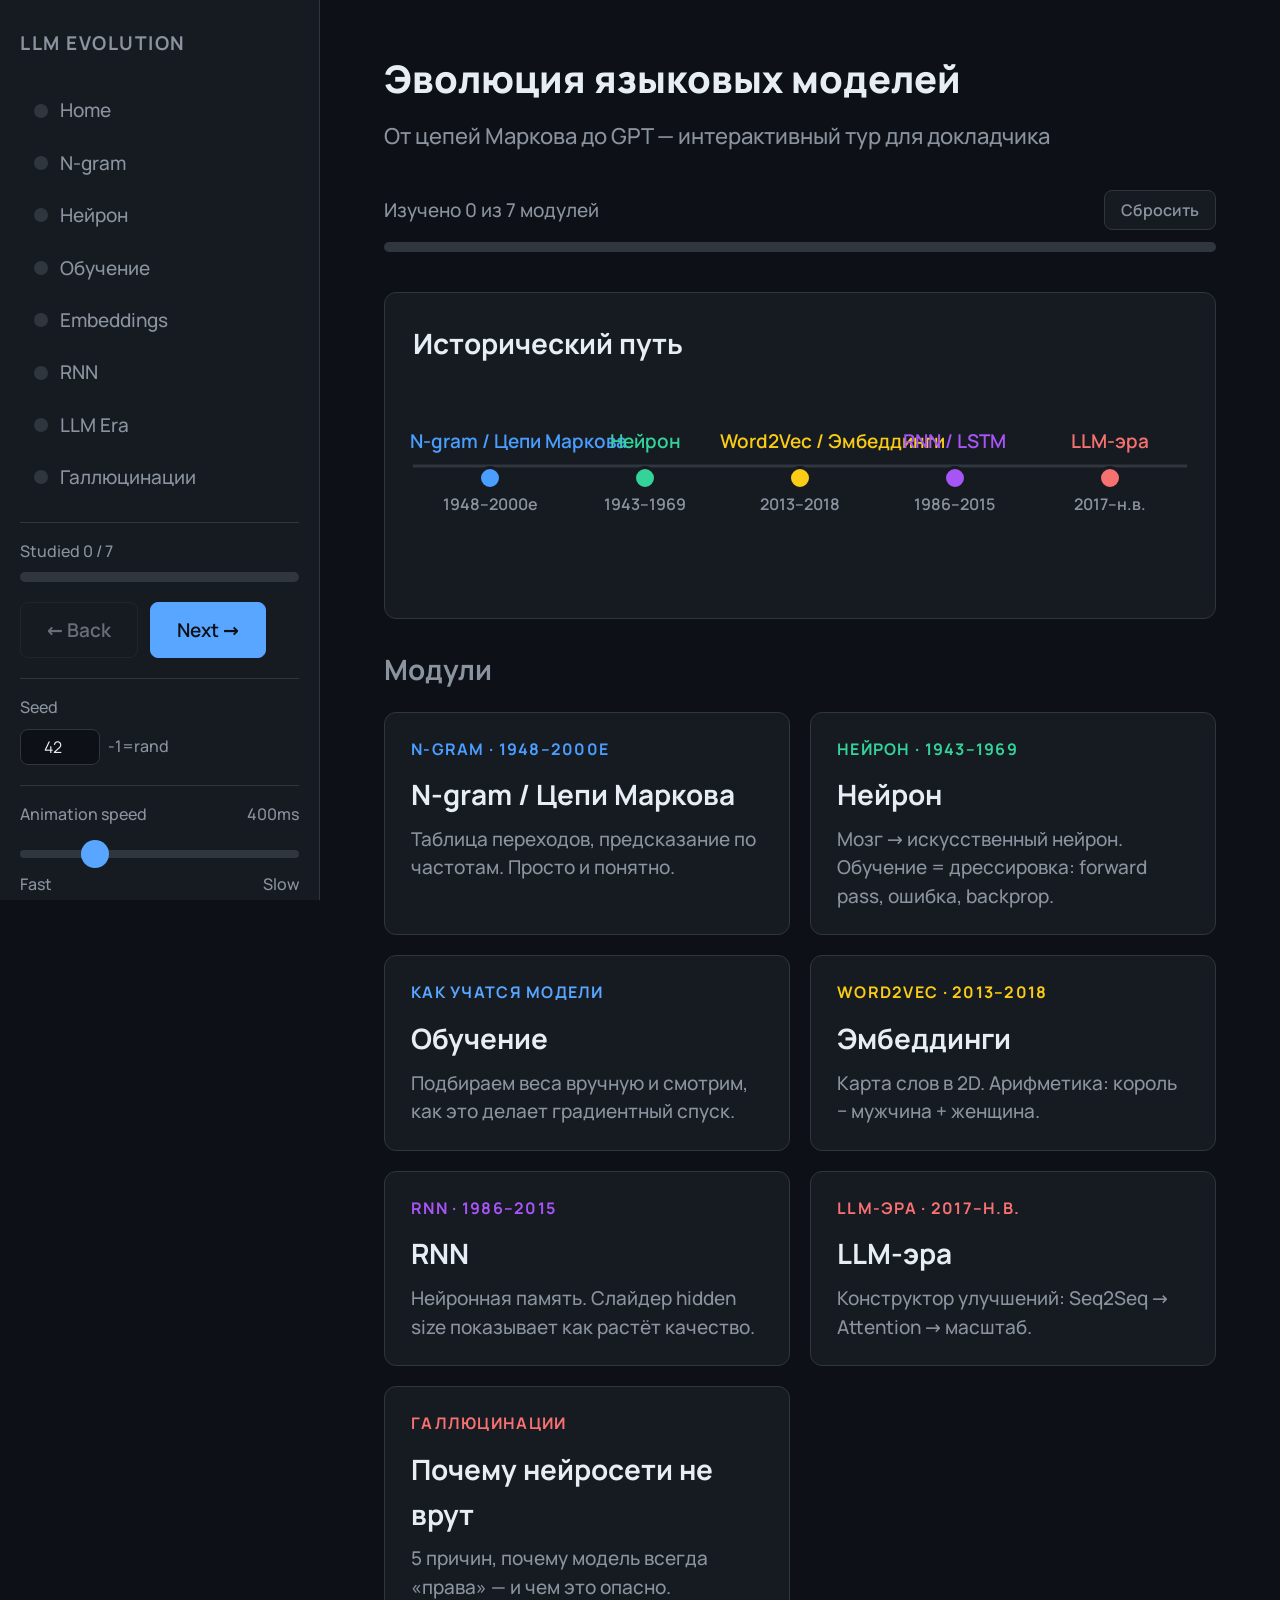
<file: templates/index.html>
<!DOCTYPE html>
<html lang="ru">
<head>
  <meta charset="UTF-8">
  <meta name="viewport" content="width=device-width, initial-scale=1.0">
  <title>Эволюция языковых моделей</title>
  <link rel="stylesheet" href="/static/style.css">
  <style>
    /* ── Timeline ─────────────────────────────────────────── */
    .timeline-wrap {
      position: relative;
      padding: 64px 0 56px;
      margin: 36px 0 44px;
      overflow: visible;
    }

    .timeline-line {
      position: absolute;
      top: 64px;
      left: 0; right: 0;
      height: 3px;
      background: var(--border);
    }

    .timeline-events {
      display: flex;
      justify-content: space-between;
      position: relative;
    }

    .timeline-event {
      display: flex;
      flex-direction: column;
      align-items: center;
      position: relative;
      cursor: pointer;
      flex: 1;
    }

    .timeline-dot {
      width: 24px; height: 24px;
      border-radius: 50%;
      border: 3px solid var(--bg-card);
      transition: transform 0.18s ease, box-shadow 0.18s ease;
      z-index: 1;
      margin-bottom: 0;
    }

    .timeline-event:hover .timeline-dot,
    .timeline-event.open .timeline-dot {
      transform: scale(1.35);
      box-shadow: 0 0 0 6px rgba(255,255,255,0.08);
    }

    .timeline-year {
      font-size: var(--fs-xs);
      font-weight: 600;
      color: var(--text-muted);
      margin-top: 12px;
      white-space: nowrap;
    }

    .timeline-label {
      font-size: var(--fs-sm);
      font-weight: 600;
      text-align: center;
      margin-bottom: 16px;
      max-width: 160px;
    }

    .timeline-popup {
      display: none;
      position: absolute;
      top: 44px;
      left: 50%;
      transform: translateX(-50%);
      background: var(--bg-card);
      border: 1px solid var(--border);
      border-radius: var(--radius-lg);
      padding: 20px 22px;
      width: 280px;
      z-index: 300;
      box-shadow: 0 8px 32px rgba(0,0,0,0.55);
    }
    .timeline-popup.visible {
      display: block;
      animation: fadeIn 0.18s ease;
    }
    .timeline-popup-title {
      font-size: var(--fs-base);
      font-weight: 700;
      margin-bottom: 8px;
    }
    .timeline-popup-desc {
      font-size: var(--fs-sm);
      color: var(--text-muted);
      line-height: 1.5;
      margin-bottom: 14px;
    }
    .timeline-popup-btn {
      display: inline-block;
      padding: 8px 18px;
      border-radius: var(--radius);
      font-size: var(--fs-sm);
      font-weight: 600;
      text-decoration: none;
      color: #0d1117;
      transition: opacity 0.15s;
    }
    .timeline-popup-btn:hover { opacity: 0.85; }

    /* fix: left-most popup doesn't go off screen */
    .timeline-event:first-child .timeline-popup { left: 0; transform: none; }
    .timeline-event:last-child  .timeline-popup { left: auto; right: 0; transform: none; }

    /* ── Module grid ──────────────────────────────────────── */
    .module-grid {
      display: grid;
      grid-template-columns: repeat(auto-fill, minmax(380px, 1fr));
      gap: 20px;
      margin-top: 12px;
    }

    .module-card {
      background: var(--bg-card);
      border: 1px solid var(--border);
      border-radius: var(--radius-lg);
      padding: 24px 26px;
      text-decoration: none;
      color: var(--text);
      transition: border-color 0.18s, background 0.18s;
      display: block;
      position: relative;
    }
    .module-card:hover { border-color: var(--accent); background: var(--bg-hover); }

    .module-card-epoch {
      font-size: var(--fs-xs);
      font-weight: 700;
      letter-spacing: 0.08em;
      text-transform: uppercase;
      margin-bottom: 10px;
    }
    .module-card-title {
      font-size: var(--fs-lg);
      font-weight: 700;
      margin-bottom: 8px;
    }
    .module-card-desc {
      font-size: var(--fs-sm);
      color: var(--text-muted);
      line-height: 1.5;
    }
    .module-card-done-badge {
      position: absolute;
      top: 18px; right: 18px;
      width: 14px; height: 14px;
      border-radius: 50%;
      background: #3fb950;
      display: none;
    }
    .module-card.done .module-card-done-badge { display: block; }

    .module-card-wide { grid-column: span 2; }

    /* ── Progress section ─────────────────────────────────── */
    .progress-section {
      margin-bottom: 40px;
    }
    .progress-section-label {
      font-size: var(--fs-sm);
      color: var(--text-muted);
      margin-bottom: 12px;
    }
    .progress-bar-wrap {
      background: var(--border);
      border-radius: 5px;
      height: 10px;
      overflow: hidden;
    }
    .progress-bar-fill {
      height: 100%;
      background: linear-gradient(90deg, var(--epoch-ngram), var(--epoch-rnn), var(--epoch-embeddings), var(--epoch-llm));
      border-radius: 5px;
      transition: width 0.5s ease;
    }
  </style>
</head>
<body>
  <nav id="sidebar"></nav>

  <main id="main-content">
    <h1 class="section-title">Эволюция языковых моделей</h1>
    <p class="section-sub">От цепей Маркова до GPT — интерактивный тур для докладчика</p>

    <!-- Progress bar -->
    <div class="progress-section">
      <div style="display:flex; align-items:center; justify-content:space-between; margin-bottom:12px;">
        <div class="progress-section-label" id="progress-label" style="margin-bottom:0;">Изучено 0 из 5 модулей</div>
        <button id="reset-btn" class="btn" style="font-size:var(--fs-xs); padding:8px 16px; color:var(--text-muted);" title="Сбросить прогресс">Сбросить</button>
      </div>
      <div class="progress-bar-wrap">
        <div class="progress-bar-fill" id="progress-fill" style="width: 0%"></div>
      </div>
    </div>

    <!-- Timeline -->
    <div class="card" style="overflow:visible; position:relative;">
      <div class="card-title" style="margin-bottom:0;">Исторический путь</div>
      <div class="timeline-wrap">
        <div class="timeline-line"></div>
        <div class="timeline-events" id="timeline-events"></div>
      </div>
    </div>

    <!-- Module cards -->
    <h2 style="font-size:var(--fs-lg); font-weight:700; margin-bottom:20px; color:var(--text-muted);">Модули</h2>
    <div class="module-grid" id="module-grid"></div>
  </main>

  <script src="/static/nav.js"></script>
  <script src="/static/tooltip.js"></script>
  <script>
    // ── Timeline data ─────────────────────────────────────────
    const TIMELINE_EVENTS = [
      {
        year: "1948–2000е",
        label: "N-gram / Цепи Маркова",
        color: "var(--epoch-ngram)",
        module: 1,
        desc: "Предсказание следующего слова по таблице частот. Просто, быстро, но без понимания смысла.",
      },
      {
        year: "1943–1969",
        label: "Нейрон",
        color: "var(--epoch-neuron)",
        module: "1c",
        desc: "От биологического нейрона к искусственному. Как сеть учится на ошибках — аналогия с дрессировкой.",
      },
      {
        year: "2013–2018",
        label: "Word2Vec / Эмбеддинги",
        color: "var(--epoch-embeddings)",
        module: 2,
        desc: "Слова стали векторами. Похожие по смыслу слова — близкие точки в пространстве.",
      },
      {
        year: "1986–2015",
        label: "RNN / LSTM",
        color: "var(--epoch-rnn)",
        module: 3,
        desc: "Нейронная сеть с памятью. Умеет запоминать контекст, но «забывает» начало длинного предложения.",
      },
      {
        year: "2017–н.в.",
        label: "LLM-эра",
        color: "var(--epoch-llm)",
        module: 4,
        desc: "Attention + масштаб = революция. Одновременно видит весь контекст, обучается на сотнях ГБ текста.",
      },
    ];

    // ── Module cards data ──────────────────────────────────────
    const MODULE_CARDS = [
      {
        path: "/module/1",
        epoch: "N-gram · 1948–2000е",
        color: "var(--epoch-ngram)",
        title: "N-gram / Цепи Маркова",
        desc: "Таблица переходов, предсказание по частотам. Просто и понятно.",
      },
      {
        path: "/module/1c",
        epoch: "Нейрон · 1943–1969",
        color: "var(--epoch-neuron)",
        title: "Нейрон",
        desc: "Мозг → искусственный нейрон. Обучение = дрессировка: forward pass, ошибка, backprop.",
      },
      {
        path: "/module/1b",
        epoch: "Как учатся модели",
        color: "var(--accent)",
        title: "Обучение",
        desc: "Подбираем веса вручную и смотрим, как это делает градиентный спуск.",
      },
      {
        path: "/module/2",
        epoch: "Word2Vec · 2013–2018",
        color: "var(--epoch-embeddings)",
        title: "Эмбеддинги",
        desc: "Карта слов в 2D. Арифметика: король − мужчина + женщина.",
      },
      {
        path: "/module/3",
        epoch: "RNN · 1986–2015",
        color: "var(--epoch-rnn)",
        title: "RNN",
        desc: "Нейронная память. Слайдер hidden size показывает как растёт качество.",
      },
      {
        path: "/module/4",
        epoch: "LLM-эра · 2017–н.в.",
        color: "var(--epoch-llm)",
        title: "LLM-эра",
        desc: "Конструктор улучшений: Seq2Seq → Attention → масштаб.",
      },
      {
        path: "/module/4b",
        epoch: "Галлюцинации",
        color: "var(--epoch-llm)",
        title: "Почему нейросети не врут",
        desc: "5 причин, почему модель всегда «права» — и чем это опасно.",
      },
    ];

    // ── Helpers ────────────────────────────────────────────────
    const STORAGE_KEY_INDEX = "llm_explainer_visited";

    function getVisitedPaths() {
      try { return JSON.parse(localStorage.getItem(STORAGE_KEY_INDEX) || "[]"); }
      catch { return []; }
    }

    // ── Render timeline ────────────────────────────────────────
    function renderTimeline() {
      const container = document.getElementById("timeline-events");
      if (!container) return;

      let openIdx = null;

      TIMELINE_EVENTS.forEach((ev, i) => {
        const wrap = document.createElement("div");
        wrap.className = "timeline-event";
        wrap.dataset.idx = i;

        const label = document.createElement("div");
        label.className = "timeline-label";
        label.textContent = ev.label;
        label.style.color = ev.color;

        const dot = document.createElement("div");
        dot.className = "timeline-dot";
        dot.style.background = ev.color;

        const year = document.createElement("div");
        year.className = "timeline-year";
        year.textContent = ev.year;

        const popup = document.createElement("div");
        popup.className = "timeline-popup";
        popup.innerHTML = `
          <div class="timeline-popup-title" style="color:${ev.color}">${ev.label}</div>
          <div class="timeline-popup-desc">${ev.desc}</div>
          <a class="timeline-popup-btn" href="/module/${ev.module}"
             style="background:${ev.color}">Открыть модуль →</a>
        `;

        wrap.appendChild(label);
        wrap.appendChild(dot);
        wrap.appendChild(year);
        wrap.appendChild(popup);
        container.appendChild(wrap);

        wrap.addEventListener("click", (e) => {
          e.stopPropagation();
          const isOpen = wrap.classList.contains("open");

          // close all
          container.querySelectorAll(".timeline-event").forEach(el => {
            el.classList.remove("open");
            el.querySelector(".timeline-popup").classList.remove("visible");
          });

          if (!isOpen) {
            wrap.classList.add("open");
            popup.classList.add("visible");
          }
        });
      });

      // Close popup on outside click
      document.addEventListener("click", () => {
        container.querySelectorAll(".timeline-event").forEach(el => {
          el.classList.remove("open");
          el.querySelector(".timeline-popup").classList.remove("visible");
        });
      });
    }

    // ── Render module cards ────────────────────────────────────
    function renderModuleCards() {
      const grid = document.getElementById("module-grid");
      if (!grid) return;
      const visited = getVisitedPaths();

      MODULE_CARDS.forEach(card => {
        const a = document.createElement("a");
        a.className = "module-card" + (card.wide ? " module-card-wide" : "");
        a.href = card.path;
        if (visited.includes(card.path)) a.classList.add("done");

        a.innerHTML = `
          <div class="module-card-done-badge"></div>
          <div class="module-card-epoch" style="color:${card.color}">${card.epoch}</div>
          <div class="module-card-title">${card.title}</div>
          <div class="module-card-desc">${card.desc}</div>
        `;

        grid.appendChild(a);
      });
    }

    // ── Progress bar ───────────────────────────────────────────
    function renderProgress() {
      const visited = getVisitedPaths();
      const modulePaths = MODULE_CARDS.map(c => c.path);
      const done = modulePaths.filter(p => visited.includes(p)).length;
      const total = modulePaths.length;
      const pct = Math.round((done / total) * 100);

      const label = document.getElementById("progress-label");
      const fill = document.getElementById("progress-fill");
      if (label) label.textContent = `Изучено ${done} из ${total} модулей`;
      if (fill) fill.style.width = pct + "%";
    }

    // ── Reset progress ─────────────────────────────────────────
    function resetProgress() {
      localStorage.removeItem(STORAGE_KEY_INDEX);
      // Re-render cards and progress without full reload
      document.getElementById("module-grid").innerHTML = "";
      renderModuleCards();
      renderProgress();
      // Also update sidebar dots via nav.js re-render
      const sidebar = document.getElementById("sidebar");
      sidebar.innerHTML = "";
      renderSidebar();
    }

    // ── Init ───────────────────────────────────────────────────
    document.addEventListener("DOMContentLoaded", () => {
      renderTimeline();
      renderModuleCards();
      renderProgress();

      document.getElementById("reset-btn").addEventListener("click", () => {
        resetProgress();
      });
    });
  </script>
</body>
</html>
</file>
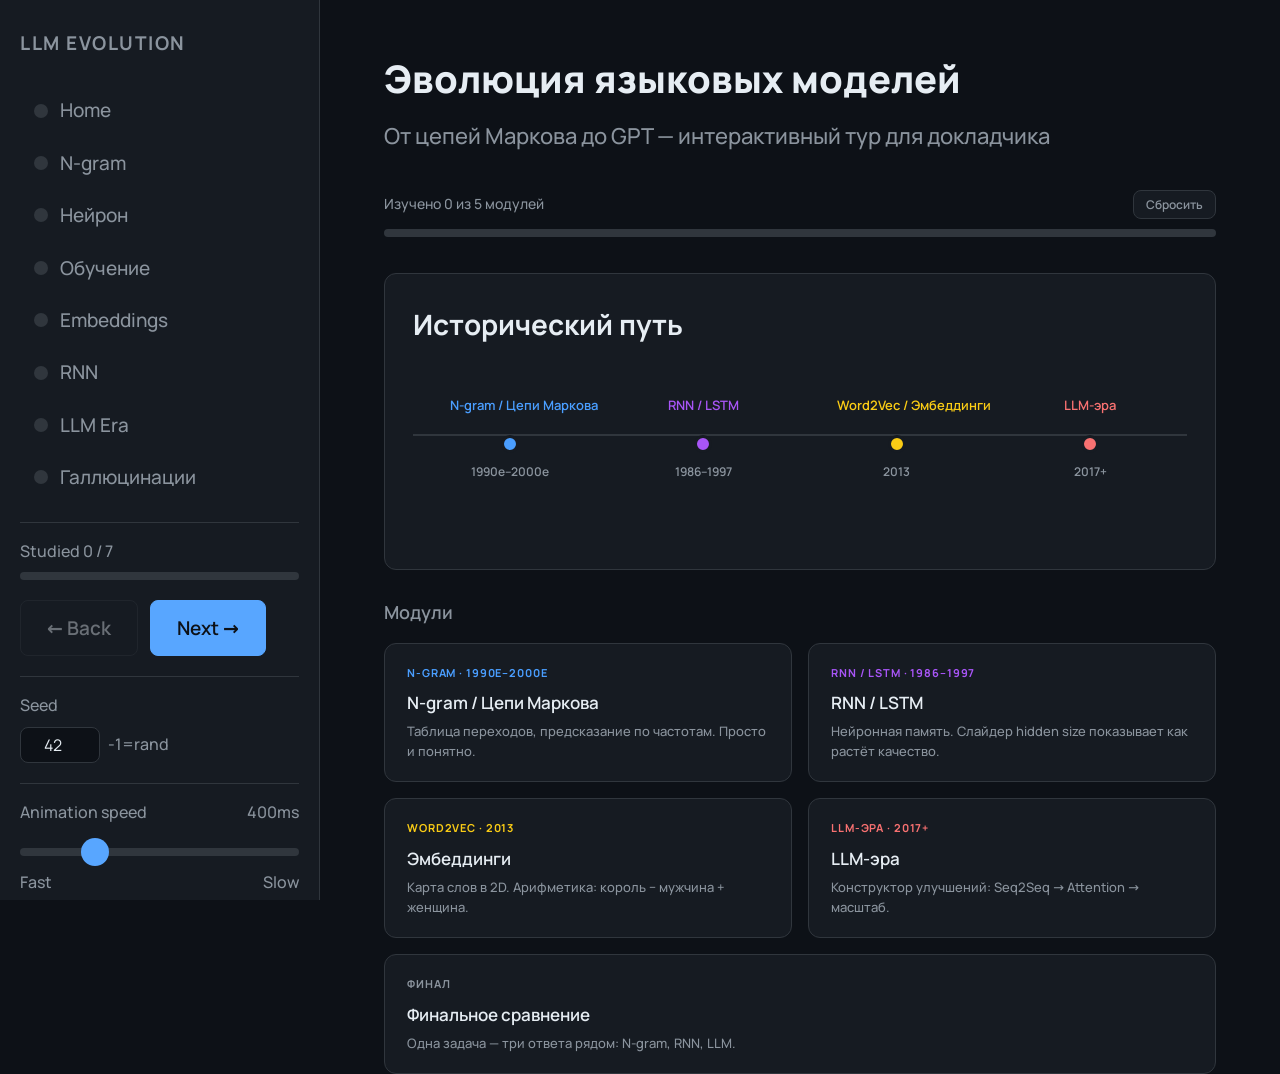
<file: research/templates/index.html>
<!DOCTYPE html>
<html lang="ru">
<head>
  <meta charset="UTF-8">
  <meta name="viewport" content="width=device-width, initial-scale=1.0">
  <title>Эволюция языковых моделей</title>
  <link rel="stylesheet" href="/static/style.css">
  <style>
    /* ── Timeline ─────────────────────────────────────────── */
    .timeline-wrap {
      position: relative;
      padding: 56px 0 48px;
      margin: 32px 0 40px;
      overflow: visible;
    }

    .timeline-line {
      position: absolute;
      top: 56px;
      left: 0; right: 0;
      height: 2px;
      background: var(--border);
    }

    .timeline-events {
      display: flex;
      justify-content: space-between;
      position: relative;
    }

    .timeline-event {
      display: flex;
      flex-direction: column;
      align-items: center;
      position: relative;
      cursor: pointer;
      flex: 1;
    }

    .timeline-dot {
      width: 18px; height: 18px;
      border-radius: 50%;
      border: 3px solid var(--bg-card);
      transition: transform 0.18s ease, box-shadow 0.18s ease;
      z-index: 1;
      margin-bottom: 0;
    }

    .timeline-event:hover .timeline-dot,
    .timeline-event.open .timeline-dot {
      transform: scale(1.35);
      box-shadow: 0 0 0 5px rgba(255,255,255,0.08);
    }

    .timeline-year {
      font-size: 12px;
      font-weight: 600;
      color: var(--text-muted);
      margin-top: 10px;
      white-space: nowrap;
    }

    .timeline-label {
      font-size: 13px;
      font-weight: 600;
      text-align: center;
      margin-bottom: 14px;
      max-width: 120px;
    }

    .timeline-popup {
      display: none;
      position: absolute;
      top: 38px;
      left: 50%;
      transform: translateX(-50%);
      background: var(--bg-card);
      border: 1px solid var(--border);
      border-radius: var(--radius-lg);
      padding: 16px 18px;
      width: 220px;
      z-index: 300;
      box-shadow: 0 8px 32px rgba(0,0,0,0.55);
    }
    .timeline-popup.visible {
      display: block;
      animation: fadeIn 0.18s ease;
    }
    .timeline-popup-title {
      font-size: 14px;
      font-weight: 700;
      margin-bottom: 6px;
    }
    .timeline-popup-desc {
      font-size: 13px;
      color: var(--text-muted);
      line-height: 1.5;
      margin-bottom: 12px;
    }
    .timeline-popup-btn {
      display: inline-block;
      padding: 6px 14px;
      border-radius: var(--radius);
      font-size: 13px;
      font-weight: 600;
      text-decoration: none;
      color: #0d1117;
      transition: opacity 0.15s;
    }
    .timeline-popup-btn:hover { opacity: 0.85; }

    /* fix: left-most popup doesn't go off screen */
    .timeline-event:first-child .timeline-popup { left: 0; transform: none; }
    .timeline-event:last-child  .timeline-popup { left: auto; right: 0; transform: none; }

    /* ── Module grid ──────────────────────────────────────── */
    .module-grid {
      display: grid;
      grid-template-columns: repeat(2, 1fr);
      gap: 16px;
      margin-top: 8px;
    }

    .module-card {
      background: var(--bg-card);
      border: 1px solid var(--border);
      border-radius: var(--radius-lg);
      padding: 20px 22px;
      text-decoration: none;
      color: var(--text);
      transition: border-color 0.18s, background 0.18s;
      display: block;
      position: relative;
    }
    .module-card:hover { border-color: var(--accent); background: var(--bg-hover); }

    .module-card-epoch {
      font-size: 11px;
      font-weight: 700;
      letter-spacing: 0.08em;
      text-transform: uppercase;
      margin-bottom: 8px;
    }
    .module-card-title {
      font-size: 17px;
      font-weight: 600;
      margin-bottom: 6px;
    }
    .module-card-desc {
      font-size: 13px;
      color: var(--text-muted);
      line-height: 1.5;
    }
    .module-card-done-badge {
      position: absolute;
      top: 16px; right: 16px;
      width: 10px; height: 10px;
      border-radius: 50%;
      background: #3fb950;
      display: none;
    }
    .module-card.done .module-card-done-badge { display: block; }

    .module-card-wide { grid-column: span 2; }

    /* ── Progress section ─────────────────────────────────── */
    .progress-section {
      margin-bottom: 36px;
    }
    .progress-section-label {
      font-size: 14px;
      color: var(--text-muted);
      margin-bottom: 10px;
    }
    .progress-bar-wrap {
      background: var(--border);
      border-radius: 4px;
      height: 8px;
      overflow: hidden;
    }
    .progress-bar-fill {
      height: 100%;
      background: linear-gradient(90deg, var(--epoch-ngram), var(--epoch-rnn), var(--epoch-embeddings), var(--epoch-llm));
      border-radius: 4px;
      transition: width 0.5s ease;
    }
  </style>
</head>
<body>
  <nav id="sidebar"></nav>

  <main id="main-content">
    <h1 class="section-title">Эволюция языковых моделей</h1>
    <p class="section-sub">От цепей Маркова до GPT — интерактивный тур для докладчика</p>

    <!-- Progress bar -->
    <div class="progress-section">
      <div style="display:flex; align-items:center; justify-content:space-between; margin-bottom:10px;">
        <div class="progress-section-label" id="progress-label" style="margin-bottom:0;">Изучено 0 из 5 модулей</div>
        <button id="reset-btn" class="btn" style="font-size:12px; padding:5px 12px; color:var(--text-muted);" title="Сбросить прогресс">Сбросить</button>
      </div>
      <div class="progress-bar-wrap">
        <div class="progress-bar-fill" id="progress-fill" style="width: 0%"></div>
      </div>
    </div>

    <!-- Timeline -->
    <div class="card" style="overflow:visible; position:relative;">
      <div class="card-title" style="margin-bottom:0;">Исторический путь</div>
      <div class="timeline-wrap">
        <div class="timeline-line"></div>
        <div class="timeline-events" id="timeline-events"></div>
      </div>
    </div>

    <!-- Module cards -->
    <h2 style="font-size:18px; font-weight:600; margin-bottom:16px; color:var(--text-muted);">Модули</h2>
    <div class="module-grid" id="module-grid"></div>
  </main>

  <script src="/static/nav.js"></script>
  <script src="/static/tooltip.js"></script>
  <script>
    // ── Timeline data ─────────────────────────────────────────
    const TIMELINE_EVENTS = [
      {
        year: "1990е–2000е",
        label: "N-gram / Цепи Маркова",
        color: "var(--epoch-ngram)",
        module: 1,
        desc: "Предсказание следующего слова по таблице частот. Просто, быстро, но без понимания смысла.",
      },
      {
        year: "1986–1997",
        label: "RNN / LSTM",
        color: "var(--epoch-rnn)",
        module: 2,
        desc: "Нейронная сеть с памятью. Умеет запоминать контекст, но «забывает» начало длинного предложения.",
      },
      {
        year: "2013",
        label: "Word2Vec / Эмбеддинги",
        color: "var(--epoch-embeddings)",
        module: 3,
        desc: "Слова стали векторами. Похожие по смыслу слова — близкие точки в пространстве.",
      },
      {
        year: "2017+",
        label: "LLM-эра",
        color: "var(--epoch-llm)",
        module: 4,
        desc: "Attention + масштаб = революция. Одновременно видит весь контекст, обучается на сотнях ГБ текста.",
      },
    ];

    // ── Module cards data ──────────────────────────────────────
    const MODULE_CARDS = [
      {
        path: "/module/1",
        epoch: "N-gram · 1990е–2000е",
        color: "var(--epoch-ngram)",
        title: "N-gram / Цепи Маркова",
        desc: "Таблица переходов, предсказание по частотам. Просто и понятно.",
      },
      {
        path: "/module/2",
        epoch: "RNN / LSTM · 1986–1997",
        color: "var(--epoch-rnn)",
        title: "RNN / LSTM",
        desc: "Нейронная память. Слайдер hidden size показывает как растёт качество.",
      },
      {
        path: "/module/3",
        epoch: "Word2Vec · 2013",
        color: "var(--epoch-embeddings)",
        title: "Эмбеддинги",
        desc: "Карта слов в 2D. Арифметика: король − мужчина + женщина.",
      },
      {
        path: "/module/4",
        epoch: "LLM-эра · 2017+",
        color: "var(--epoch-llm)",
        title: "LLM-эра",
        desc: "Конструктор улучшений: Seq2Seq → Attention → масштаб.",
      },
      {
        path: "/module/5",
        epoch: "Финал",
        color: "var(--text-muted)",
        title: "Финальное сравнение",
        desc: "Одна задача — три ответа рядом: N-gram, RNN, LLM.",
        wide: true,
      },
    ];

    // ── Helpers ────────────────────────────────────────────────
    const STORAGE_KEY_INDEX = "llm_explainer_visited";

    function getVisitedPaths() {
      try { return JSON.parse(localStorage.getItem(STORAGE_KEY_INDEX) || "[]"); }
      catch { return []; }
    }

    // ── Render timeline ────────────────────────────────────────
    function renderTimeline() {
      const container = document.getElementById("timeline-events");
      if (!container) return;

      let openIdx = null;

      TIMELINE_EVENTS.forEach((ev, i) => {
        const wrap = document.createElement("div");
        wrap.className = "timeline-event";
        wrap.dataset.idx = i;

        const label = document.createElement("div");
        label.className = "timeline-label";
        label.textContent = ev.label;
        label.style.color = ev.color;

        const dot = document.createElement("div");
        dot.className = "timeline-dot";
        dot.style.background = ev.color;

        const year = document.createElement("div");
        year.className = "timeline-year";
        year.textContent = ev.year;

        const popup = document.createElement("div");
        popup.className = "timeline-popup";
        popup.innerHTML = `
          <div class="timeline-popup-title" style="color:${ev.color}">${ev.label}</div>
          <div class="timeline-popup-desc">${ev.desc}</div>
          <a class="timeline-popup-btn" href="/module/${ev.module}"
             style="background:${ev.color}">Открыть модуль →</a>
        `;

        wrap.appendChild(label);
        wrap.appendChild(dot);
        wrap.appendChild(year);
        wrap.appendChild(popup);
        container.appendChild(wrap);

        wrap.addEventListener("click", (e) => {
          e.stopPropagation();
          const isOpen = wrap.classList.contains("open");

          // close all
          container.querySelectorAll(".timeline-event").forEach(el => {
            el.classList.remove("open");
            el.querySelector(".timeline-popup").classList.remove("visible");
          });

          if (!isOpen) {
            wrap.classList.add("open");
            popup.classList.add("visible");
          }
        });
      });

      // Close popup on outside click
      document.addEventListener("click", () => {
        container.querySelectorAll(".timeline-event").forEach(el => {
          el.classList.remove("open");
          el.querySelector(".timeline-popup").classList.remove("visible");
        });
      });
    }

    // ── Render module cards ────────────────────────────────────
    function renderModuleCards() {
      const grid = document.getElementById("module-grid");
      if (!grid) return;
      const visited = getVisitedPaths();

      MODULE_CARDS.forEach(card => {
        const a = document.createElement("a");
        a.className = "module-card" + (card.wide ? " module-card-wide" : "");
        a.href = card.path;
        if (visited.includes(card.path)) a.classList.add("done");

        a.innerHTML = `
          <div class="module-card-done-badge"></div>
          <div class="module-card-epoch" style="color:${card.color}">${card.epoch}</div>
          <div class="module-card-title">${card.title}</div>
          <div class="module-card-desc">${card.desc}</div>
        `;

        grid.appendChild(a);
      });
    }

    // ── Progress bar ───────────────────────────────────────────
    function renderProgress() {
      const visited = getVisitedPaths();
      const modulePaths = MODULE_CARDS.map(c => c.path);
      const done = modulePaths.filter(p => visited.includes(p)).length;
      const total = modulePaths.length;
      const pct = Math.round((done / total) * 100);

      const label = document.getElementById("progress-label");
      const fill = document.getElementById("progress-fill");
      if (label) label.textContent = `Изучено ${done} из ${total} модулей`;
      if (fill) fill.style.width = pct + "%";
    }

    // ── Reset progress ─────────────────────────────────────────
    function resetProgress() {
      localStorage.removeItem(STORAGE_KEY_INDEX);
      // Re-render cards and progress without full reload
      document.getElementById("module-grid").innerHTML = "";
      renderModuleCards();
      renderProgress();
      // Also update sidebar dots via nav.js re-render
      const sidebar = document.getElementById("sidebar");
      sidebar.innerHTML = "";
      renderSidebar();
    }

    // ── Init ───────────────────────────────────────────────────
    document.addEventListener("DOMContentLoaded", () => {
      renderTimeline();
      renderModuleCards();
      renderProgress();

      document.getElementById("reset-btn").addEventListener("click", () => {
        resetProgress();
      });
    });
  </script>
</body>
</html>
</file>
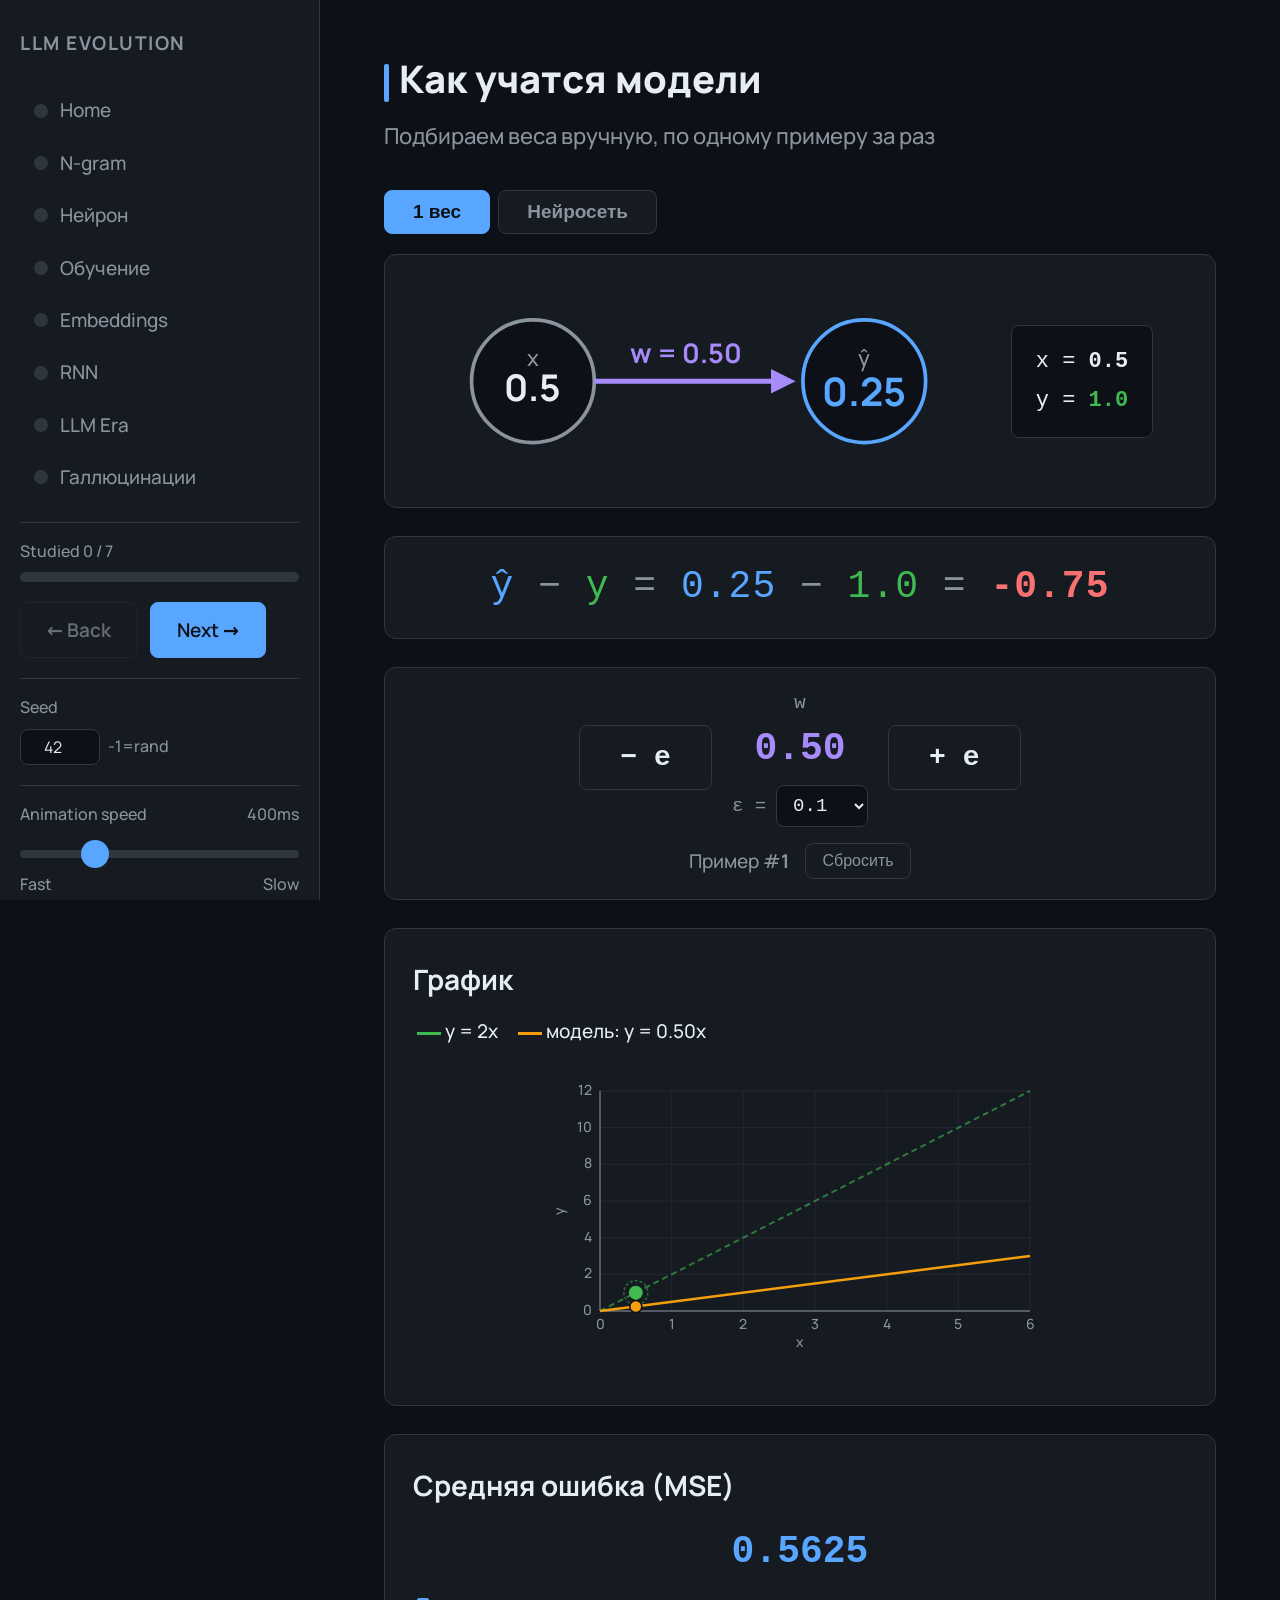
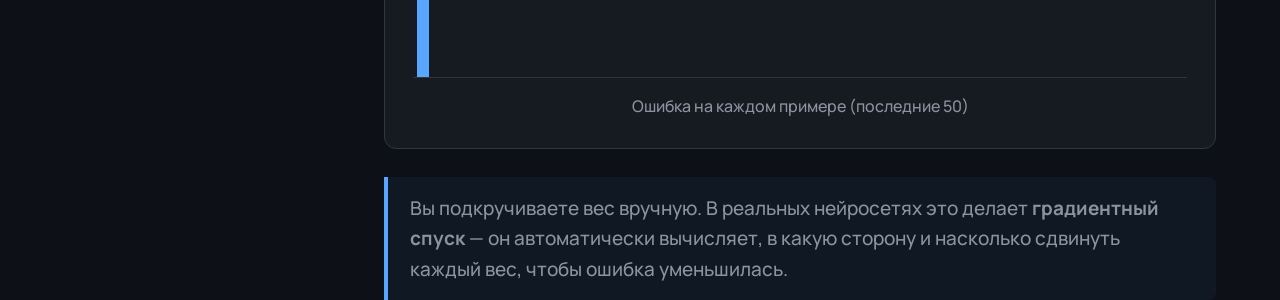
<file: templates/module-1b-training.html>
<!DOCTYPE html>
<html lang="ru">
<head>
  <meta charset="UTF-8">
  <title>Как учатся модели — LLM Evolution</title>
  <link rel="stylesheet" href="/static/style.css">
  <style>
    /* ── Mode toggle (same as RNN page) ───────────────── */
    .mode-toggle { display:flex; gap:8px; margin-bottom:20px; }
    .mode-btn {
      padding:10px 28px; border-radius:var(--radius); border:1px solid var(--border);
      background:var(--bg-card); color:var(--text-muted); font-size:var(--fs-sm); font-weight:600;
      cursor:pointer; transition:background var(--transition),color var(--transition),border-color var(--transition);
    }
    .mode-btn.active { background:var(--accent); border-color:var(--accent); color:#0d1117; }

    /* ── Column layout ────────────────────────────────── */
    .train-column {
      font-family: var(--font-mono);
      display: flex;
      flex-direction: column;
      align-items: center;
      gap: 0;
      padding: 32px 24px 24px;
    }

    .formula-header {
      font-size: var(--fs-base);
      color: var(--text-muted);
      margin-bottom: 20px;
      letter-spacing: 1px;
    }

    /* ── Stacked computation ──────────────────────────── */
    .calc-stack {
      display: flex;
      flex-direction: column;
      align-items: flex-end;
      min-width: 260px;
    }
    .calc-row {
      font-size: 32px;
      line-height: 1.4;
      display: flex;
      align-items: baseline;
      justify-content: flex-end;
      gap: 8px;
      width: 100%;
    }
    .calc-row.small { font-size: var(--fs-lg); }
    .calc-label {
      font-size: var(--fs-sm);
      color: var(--text-muted);
      margin-right: auto;
      align-self: center;
    }
    .calc-op {
      color: var(--text-muted);
      font-size: var(--fs-base);
      width: 24px;
      text-align: center;
    }
    .calc-val { min-width: 80px; text-align: right; }
    .val-x { color: var(--text); }
    .val-w { color: var(--accent); }
    .val-h { color: var(--epoch-rnn); }
    .val-pred { color: var(--accent); }
    .val-true { color: #3fb950; }
    .val-err { font-weight: 700; }
    .err-pos { color: var(--epoch-llm); }
    .err-neg { color: #F87171; }
    .err-zero { color: #3fb950; }

    .calc-line {
      width: 100%;
      height: 2px;
      background: var(--border);
      margin: 6px 0;
    }
    .calc-dline {
      width: 100%;
      border: none;
      border-top: 2px solid var(--border);
      border-bottom: 2px solid var(--border);
      height: 6px;
      margin: 6px 0;
    }

    /* ── Single ±ε controls ──────────────────────────── */
    .train-controls {
      display: flex;
      align-items: center;
      justify-content: center;
      gap: 16px;
      margin-top: 28px;
    }
    .eps-btn {
      padding: 16px 40px;
      border-radius: var(--radius);
      border: 1px solid var(--border);
      background: var(--bg-card);
      color: var(--text);
      font-size: var(--fs-lg);
      font-weight: 700;
      cursor: pointer;
      transition: background var(--transition), border-color var(--transition);
      font-family: var(--font-mono);
    }
    .eps-btn:hover { background: var(--bg-hover); border-color: var(--accent); }
    .eps-btn:active { background: var(--accent); color: #0d1117; }

    /* ── 4-row weight controls (NN slide) ────────────── */
    .weight-rows {
      display: flex;
      flex-direction: column;
      gap: 8px;
      margin-top: 28px;
      width: 100%;
      max-width: 440px;
    }
    .weight-row {
      display: flex;
      align-items: center;
      gap: 10px;
      font-family: var(--font-mono);
      font-size: var(--fs-sm);
    }
    .weight-name {
      color: var(--text-muted);
      min-width: 28px;
      font-weight: 600;
    }
    .weight-val {
      color: var(--accent);
      font-weight: 700;
      min-width: 60px;
      text-align: right;
    }
    .w-btn {
      padding: 8px 16px;
      border-radius: var(--radius);
      border: 1px solid var(--border);
      background: var(--bg-card);
      color: var(--text);
      font-size: var(--fs-base);
      font-weight: 700;
      cursor: pointer;
      transition: background var(--transition), border-color var(--transition);
      font-family: var(--font-mono);
    }
    .w-btn:hover { background: var(--bg-hover); border-color: var(--accent); }
    .w-btn:active { background: var(--accent); color: #0d1117; }

    /* ── Shared ──────────────────────────────────────── */
    .eps-selector {
      display: flex;
      align-items: center;
      gap: 10px;
      font-size: var(--fs-sm);
      color: var(--text-muted);
    }
    .eps-selector select {
      background: var(--bg);
      border: 1px solid var(--border);
      border-radius: var(--radius);
      color: var(--text);
      padding: 8px 12px;
      font-size: var(--fs-sm);
      font-family: var(--font-mono);
      outline: none;
    }
    .meta-row {
      display: flex;
      align-items: center;
      justify-content: center;
      gap: 16px;
      margin-top: 14px;
    }
    .step-counter { font-size: var(--fs-sm); color: var(--text-muted); }
    .reset-btn {
      padding: 8px 16px;
      border-radius: var(--radius);
      border: 1px solid var(--border);
      background: var(--bg-card);
      color: var(--text-muted);
      font-size: var(--fs-xs);
      cursor: pointer;
      transition: background var(--transition), border-color var(--transition);
    }
    .reset-btn:hover { background: var(--bg-hover); border-color: var(--accent); color: var(--text); }

    .loss-display { text-align: center; margin: 12px 0; }
    .loss-value {
      font-size: var(--fs-xl);
      font-weight: 700;
      font-family: var(--font-mono);
      transition: color 0.3s;
    }
    .loss-history {
      display: flex;
      align-items: flex-end;
      gap: 2px;
      height: 80px;
      margin: 16px 0;
      padding: 0 4px;
      border-bottom: 1px solid var(--border);
    }
    .loss-bar {
      flex: 1;
      min-width: 3px;
      max-width: 12px;
      background: var(--accent);
      border-radius: 2px 2px 0 0;
      transition: height 0.2s;
      opacity: 0.7;
    }
    .loss-bar:last-child { opacity: 1; }

    .viz-wrap { position: relative; margin: 16px 0; }

    @keyframes flash { 0% { opacity: 1; } 50% { opacity: 0.3; } 100% { opacity: 1; } }
    .flash { animation: flash 0.3s ease; }
  </style>
</head>
<body>
  <nav id="sidebar"></nav>
  <main id="main-content">
    <h1 class="section-title"><span class="epoch-bar" style="background: var(--accent);"></span>Как учатся модели</h1>
    <p class="section-sub">Подбираем веса вручную, по одному примеру за раз</p>

    <!-- ── Mode toggle ──────────────────────────────────── -->
    <div class="mode-toggle">
      <button class="mode-btn active" id="btn-mode-linear">1 вес</button>
      <button class="mode-btn" id="btn-mode-nn">Нейросеть</button>
    </div>

    <!-- ════════════════════════════════════════════════════
         SLIDE 1: Linear  y = x × w
         ════════════════════════════════════════════════════ -->
    <div id="slide-linear">
      <!-- ── Neuron diagram + example card ─────────────── -->
      <div class="card" style="padding:28px 24px;">
        <div style="display:flex; align-items:center; justify-content:center; gap:24px; flex-wrap:wrap;">
          <!-- Neuron SVG -->
          <svg id="lin-neuron" viewBox="0 0 440 160" style="width:100%; max-width:540px; height:auto; flex-shrink:0;">
            <!-- x node -->
            <circle cx="70" cy="80" r="50" fill="var(--bg)" stroke="var(--text-muted)" stroke-width="3"/>
            <text x="70" y="68" text-anchor="middle" fill="var(--text-muted)" font-size="18">x</text>
            <text x="70" y="96" text-anchor="middle" fill="var(--text)" font-size="30" font-weight="700" id="nv-x">2</text>
            <!-- edge -->
            <line x1="120" y1="80" x2="268" y2="80" stroke="#a78bfa" stroke-width="4"/>
            <text x="195" y="65" text-anchor="middle" fill="#a78bfa" font-size="22" font-weight="700">w = <tspan id="nv-w">0.50</tspan></text>
            <!-- arrow -->
            <polygon points="264,70 284,80 264,90" fill="#a78bfa"/>
            <!-- ŷ node -->
            <circle cx="340" cy="80" r="50" fill="var(--bg)" stroke="var(--accent)" stroke-width="3"/>
            <text x="340" y="68" text-anchor="middle" fill="var(--text-muted)" font-size="18">ŷ</text>
            <text x="340" y="100" text-anchor="middle" fill="var(--accent)" font-size="32" font-weight="700" id="nv-pred">1</text>
          </svg>
          <!-- Example card -->
          <div style="background:var(--bg); border:1.5px solid var(--border); border-radius:var(--radius);
                      padding:16px 24px; font-family:var(--font-mono); font-size:var(--fs-base); line-height:1.8;">
            <div>x = <strong style="color:var(--text);" id="v-x">2.0</strong></div>
            <div>y = <strong style="color:#3fb950;" id="v-true">4.0</strong></div>
          </div>
        </div>
      </div>

      <!-- ── Error line ────────────────────────────────── -->
      <div class="card" style="padding:20px 24px; text-align:center;">
        <div style="font-family:var(--font-mono); font-size:var(--fs-xl); letter-spacing:1px;">
          <span style="color:var(--accent);">ŷ</span>
          <span style="color:var(--text-muted);"> &minus; </span>
          <span style="color:#3fb950;">y</span>
          <span style="color:var(--text-muted);"> = </span>
          <span style="color:var(--accent);" id="v-pred">1.00</span>
          <span style="color:var(--text-muted);"> &minus; </span>
          <span style="color:#3fb950;" id="v-true2">4.0</span>
          <span style="color:var(--text-muted);"> = </span>
          <span class="val-err" id="v-err" style="font-weight:700;">-3.00</span>
        </div>
      </div>

      <!-- ── Controls: −ε  w  +ε ───────────────────────── -->
      <div class="card" style="padding:20px 24px;">
        <div style="display:flex; align-items:center; justify-content:center; gap:20px;">
          <button class="eps-btn" id="lin-btn-minus">&minus; e</button>
          <div style="text-align:center; font-family:var(--font-mono);">
            <div style="font-size:var(--fs-sm); color:var(--text-muted);">w</div>
            <div style="font-size:var(--fs-xl); font-weight:700; color:#a78bfa;" id="v-w">0.50</div>
            <div class="eps-selector" style="margin-top:6px;">
              <label for="lin-eps">&epsilon; =</label>
              <select id="lin-eps">
                <option value="0.01">0.01</option>
                <option value="0.05">0.05</option>
                <option value="0.1" selected>0.1</option>
                <option value="0.5">0.5</option>
                <option value="1.0">1.0</option>
              </select>
            </div>
          </div>
          <button class="eps-btn" id="lin-btn-plus">+ e</button>
        </div>
        <div class="meta-row" style="margin-top:16px;">
          <div class="step-counter">Пример #<strong id="lin-step">1</strong></div>
          <button class="reset-btn" id="lin-reset">Сбросить</button>
        </div>
      </div>

      <div class="card">
        <div class="card-title">График</div>
        <div style="display:flex; gap:20px; font-size:var(--fs-sm); padding:0 0 8px 4px;">
          <span><span style="display:inline-block;width:24px;height:3px;background:#3fb950;vertical-align:middle;border-top:2px dashed #3fb950;"></span> y = 2x</span>
          <span><span style="display:inline-block;width:24px;height:3px;background:#f59e0b;vertical-align:middle;"></span> модель: y = <span id="lin-legend-w">0.50</span>x</span>
        </div>
        <div class="viz-wrap">
          <svg id="lin-svg" width="100%" height="280" viewBox="0 0 500 280"></svg>
        </div>
      </div>

      <div class="card">
        <div class="card-title">Средняя ошибка (MSE)</div>
        <div class="loss-display">
          <div class="loss-value" id="lin-loss">&mdash;</div>
        </div>
        <div class="loss-history" id="lin-loss-bars"></div>
        <p style="font-size:var(--fs-xs); color:var(--text-muted); text-align:center;">Ошибка на каждом примере (последние 50)</p>
      </div>

      <div class="callout">
        Вы подкручиваете вес вручную. В реальных нейросетях это делает <strong>градиентный спуск</strong> —
        он автоматически вычисляет, в какую сторону и насколько сдвинуть каждый вес, чтобы ошибка уменьшилась.
      </div>
    </div>

    <!-- ════════════════════════════════════════════════════
         SLIDE 2: Neural net  x → 4 LeakyReLU → 4 LeakyReLU → y  (2 hidden layers)
         Target: y = (x⁴/5 + 4x³) / 1000  on [-20, 20]
         ════════════════════════════════════════════════════ -->
    <div id="slide-nn" style="display:none">
      <div class="card">
        <div class="train-column">
          <!-- Live network diagram -->
          <svg id="nn-diagram" width="100%" height="400" viewBox="0 0 700 400" style="max-width:700px;"></svg>
        </div>
      </div>

      <div class="card">
        <div class="train-column">
          <!-- Prediction summary -->
          <div style="display:flex; gap:40px; justify-content:center; font-family:var(--font-mono); font-size:var(--fs-lg);">
            <div style="text-align:center;">
              <div style="font-size:var(--fs-base); color:var(--text-muted);">y&#x302;</div>
              <div style="color:var(--accent); font-weight:700;" id="nn-pred">0.00</div>
            </div>
            <div style="text-align:center;">
              <div style="font-size:var(--fs-base); color:var(--text-muted);">y</div>
              <div style="color:#3fb950; font-weight:700;" id="nn-true">0.00</div>
            </div>
            <div style="text-align:center;">
              <div style="font-size:var(--fs-base); color:var(--text-muted);">y&#x302; &minus; y</div>
              <div class="val-err" id="nn-err" style="font-weight:700;">0.00</div>
            </div>
          </div>

          <!-- Controls -->
          <div style="display:flex; align-items:center; justify-content:center; gap:12px; margin-top:20px; flex-wrap:wrap;">
            <div class="eps-selector">
              <label for="nn-eps">lr =</label>
              <select id="nn-eps">
                <option value="0.001">0.001</option>
                <option value="0.01" selected>0.01</option>
                <option value="0.1">0.1</option>
                <option value="1.0">1.0</option>
              </select>
            </div>
            <div class="eps-selector">
              <label for="nn-steps-per">steps =</label>
              <select id="nn-steps-per">
                <option value="1">1</option>
                <option value="5">5</option>
                <option value="10" selected>10</option>
                <option value="50">50</option>
                <option value="100">100</option>
                <option value="500">500</option>
                <option value="1000">1000</option>
                <option value="2000">2000</option>
              </select>
            </div>
            <div class="eps-selector">
              <label for="nn-batch">batch =</label>
              <select id="nn-batch">
                <option value="1">1</option>
                <option value="4">4</option>
                <option value="16" selected>16</option>
                <option value="32">32</option>
                <option value="64">64</option>
                <option value="128">128</option>
              </select>
            </div>
            <button class="eps-btn" id="nn-grad-step" style="padding:12px 32px; background:#3fb950; border-color:#3fb950; color:#0d1117;">Grad step &rarr;</button>
          </div>
          <div class="meta-row" style="margin-top:10px;">
            <div class="step-counter">Пример #<strong id="nn-step">1</strong></div>
            <span style="font-size:var(--fs-xs); color:var(--text-muted);">Весов: <strong id="nn-nweights">14</strong></span>
            <button class="reset-btn" id="nn-reset">Сбросить</button>
          </div>
        </div>
      </div>

      <div class="card">
        <div class="card-title">График</div>
        <div style="display:flex; gap:20px; font-size:var(--fs-sm); padding:0 0 8px 4px;">
          <span><span style="display:inline-block;width:24px;height:3px;background:#3fb950;vertical-align:middle;border-top:2px dashed #3fb950;"></span> y = (x⁴/5 + 4x³) / 1000</span>
          <span><span style="display:inline-block;width:24px;height:3px;background:#f59e0b;vertical-align:middle;"></span> модель</span>
        </div>
        <div class="viz-wrap">
          <svg id="nn-svg" width="100%" height="300" viewBox="0 0 500 300"></svg>
        </div>
      </div>

      <div class="card">
        <div class="card-title">Средняя ошибка (MSE)</div>
        <div class="loss-display">
          <div class="loss-value" id="nn-loss">&mdash;</div>
        </div>
        <div class="loss-history" id="nn-loss-bars"></div>
        <p style="font-size:var(--fs-xs); color:var(--text-muted); text-align:center;">MSE по батчам, лог-шкала (последние 50)</p>
      </div>

      <div class="callout">
        Цвет ребра — величина веса (синий = малый, красный = большой).<br><br>
        Кнопка <strong>Grad step</strong> запускает <strong>backpropagation</strong> — алгоритм вычисляет,
        как сдвинуть каждый вес, чтобы ошибка уменьшилась.<br><br>
        Это и есть <strong>градиентный спуск</strong>: автоматическая подстройка всех весов за один шаг.
      </div>
    </div>
  </main>

  <script src="/static/nav.js"></script>
  <script>
  // ══════════════════════════════════════════════════════
  // MODE TOGGLE
  // ══════════════════════════════════════════════════════
  const slideLinear = document.getElementById("slide-linear");
  const slideNN     = document.getElementById("slide-nn");
  const btnLinear   = document.getElementById("btn-mode-linear");
  const btnNN       = document.getElementById("btn-mode-nn");

  btnLinear.addEventListener("click", () => {
    slideLinear.style.display = "";
    slideNN.style.display = "none";
    btnLinear.classList.add("active");
    btnNN.classList.remove("active");
  });
  btnNN.addEventListener("click", () => {
    slideLinear.style.display = "none";
    slideNN.style.display = "";
    btnNN.classList.add("active");
    btnLinear.classList.remove("active");
    nnUpdate();
  });

  // ══════════════════════════════════════════════════════
  // SLIDE 1: LINEAR  y = 2x
  // ══════════════════════════════════════════════════════
  const lin = {
    w: 0.5, steps: 0,
    current: null,
    history: [], maxPts: 20,
    lossHist: [], errHist: [], maxLoss: 50,
  };

  function linSample() {
    const x = Math.round((Math.random() * 5 + 0.5) * 10) / 10;
    return { x, y: Math.round(x * 2 * 10) / 10 };
  }
  lin.current = linSample();

  function linUpdate() {
    const d = lin.current;
    const yP = d.x * lin.w;
    const err = yP - d.y;

    // Neuron SVG
    document.getElementById("nv-x").textContent    = d.x.toFixed(1);
    document.getElementById("nv-w").textContent     = lin.w.toFixed(2);
    document.getElementById("nv-pred").textContent  = yP.toFixed(2);
    // Example card
    document.getElementById("v-x").textContent      = d.x.toFixed(1);
    document.getElementById("v-true").textContent   = d.y.toFixed(1);
    // Error line
    document.getElementById("v-pred").textContent   = yP.toFixed(2);
    document.getElementById("v-true2").textContent  = d.y.toFixed(1);
    // Weight + step
    document.getElementById("v-w").textContent      = lin.w.toFixed(2);
    document.getElementById("lin-step").textContent = lin.steps + 1;

    const vErr = document.getElementById("v-err");
    vErr.textContent = (err >= 0 ? "+" : "") + err.toFixed(2);
    vErr.className = "val-err " + (Math.abs(err) < 0.005 ? "err-zero" : err > 0 ? "err-pos" : "err-neg");

    // Flash
    vErr.classList.remove("flash");
    void vErr.offsetWidth;
    vErr.classList.add("flash");

    // MSE
    lin.errHist.push(err * err);
    const mse = lin.errHist.reduce((a, b) => a + b, 0) / lin.errHist.length;
    const lossEl = document.getElementById("lin-loss");
    lossEl.textContent = mse.toFixed(4);
    lossEl.style.color = mse < 0.01 ? "#3fb950" : mse < 1 ? "var(--accent)" : "var(--epoch-llm)";

    // Bars
    lin.lossHist.push(err * err);
    if (lin.lossHist.length > lin.maxLoss) lin.lossHist.shift();
    const maxL = Math.max(...lin.lossHist, 0.1);
    document.getElementById("lin-loss-bars").innerHTML = lin.lossHist.map(l =>
      `<div class="loss-bar" style="height:${Math.max(2, (l / maxL) * 100)}%"></div>`
    ).join("");

    linDrawViz();
  }

  function linDrawViz() {
    const svg = document.getElementById("lin-svg");
    const W = 500, H = 280;
    const pad = { top: 20, right: 20, bottom: 40, left: 50 };
    const pw = W - pad.left - pad.right, ph = H - pad.top - pad.bottom;
    const xMax = 6, yMax = 12;
    const sx = x => pad.left + (x / xMax) * pw;
    const sy = y => pad.top + ph - (y / yMax) * ph;
    let s = "";

    // Grid
    for (let i = 0; i <= 6; i++) {
      s += `<line x1="${sx(i)}" y1="${pad.top}" x2="${sx(i)}" y2="${H - pad.bottom}" stroke="var(--border)" stroke-width="0.5"/>`;
      s += `<text x="${sx(i)}" y="${H - pad.bottom + 18}" text-anchor="middle" fill="var(--text-muted)" font-size="14">${i}</text>`;
    }
    for (let i = 0; i <= 12; i += 2) {
      s += `<line x1="${pad.left}" y1="${sy(i)}" x2="${W - pad.right}" y2="${sy(i)}" stroke="var(--border)" stroke-width="0.5"/>`;
      s += `<text x="${pad.left - 8}" y="${sy(i) + 4}" text-anchor="end" fill="var(--text-muted)" font-size="14">${i}</text>`;
    }
    s += `<line x1="${pad.left}" y1="${H - pad.bottom}" x2="${W - pad.right}" y2="${H - pad.bottom}" stroke="var(--text-muted)" stroke-width="1"/>`;
    s += `<line x1="${pad.left}" y1="${pad.top}" x2="${pad.left}" y2="${H - pad.bottom}" stroke="var(--text-muted)" stroke-width="1"/>`;

    // True line
    s += `<line x1="${sx(0)}" y1="${sy(0)}" x2="${sx(xMax)}" y2="${sy(xMax * 2)}" stroke="#3fb950" stroke-width="2" stroke-dasharray="6,4" opacity="0.6"/>`;

    // Model line
    const pYM = Math.min(lin.w * xMax, yMax);
    const pXE = lin.w > 0 ? Math.min(xMax, yMax / lin.w) : xMax;
    s += `<line x1="${sx(0)}" y1="${sy(0)}" x2="${sx(pXE)}" y2="${sy(pYM)}" stroke="#f59e0b" stroke-width="2.5"/>`;
    // Update legend weight value
    const linLegendW = document.getElementById('lin-legend-w');
    if (linLegendW) linLegendW.textContent = lin.w.toFixed(2);

    // History
    lin.history.forEach((d, i) => {
      const op = Math.max(0.1, 0.6 - (lin.history.length - i) * 0.03);
      s += `<circle cx="${sx(d.x)}" cy="${sy(d.y)}" r="3.5" fill="#3fb950" opacity="${op}"/>`;
    });

    // Current
    const d = lin.current, yP = d.x * lin.w;
    if (Math.abs(yP - d.y) > 0.01) {
      s += `<line x1="${sx(d.x)}" y1="${sy(d.y)}" x2="${sx(d.x)}" y2="${sy(Math.max(0, Math.min(yP, yMax)))}" stroke="var(--epoch-llm)" stroke-width="2.5" stroke-dasharray="3,2" opacity="0.8"/>`;
    }
    s += `<circle cx="${sx(d.x)}" cy="${sy(d.y)}" r="7" fill="#3fb950"/>`;
    s += `<circle cx="${sx(d.x)}" cy="${sy(d.y)}" r="12" fill="none" stroke="#3fb950" stroke-width="1.5" stroke-dasharray="3,2" opacity="0.5"/>`;
    if (yP >= 0 && yP <= yMax)
      s += `<circle cx="${sx(d.x)}" cy="${sy(yP)}" r="6" fill="#f59e0b" stroke="var(--bg)" stroke-width="1.5"/>`;

    s += `<text x="${W / 2}" y="${H - 4}" text-anchor="middle" fill="var(--text-muted)" font-size="14">x</text>`;
    s += `<text x="14" y="${H / 2}" text-anchor="middle" fill="var(--text-muted)" font-size="14" transform="rotate(-90,14,${H / 2})">y</text>`;
    svg.innerHTML = s;
  }

  function linAdjust(sign) {
    const eps = parseFloat(document.getElementById("lin-eps").value);
    lin.w = Math.round((lin.w + sign * eps) * 1000) / 1000;
    lin.steps++;
    lin.history.push(lin.current);
    if (lin.history.length > lin.maxPts) lin.history.shift();
    lin.current = linSample();
    linUpdate();
  }

  document.getElementById("lin-btn-plus").addEventListener("click", () => linAdjust(+1));
  document.getElementById("lin-btn-minus").addEventListener("click", () => linAdjust(-1));
  document.getElementById("lin-reset").addEventListener("click", () => {
    lin.w = 0.5; lin.steps = 0;
    lin.history.length = 0; lin.lossHist.length = 0; lin.errHist.length = 0;
    lin.current = linSample();
    linUpdate();
  });
  linUpdate();

  // ══════════════════════════════════════════════════════
  // SLIDE 2: DEEP NEURAL NET — generic N hidden layers
  // Architecture: x → 4 LeakyReLU → 4 LeakyReLU → y
  // Target: y = (x⁴/5 + 4x³) / 1000  on [-20, 20]
  // ══════════════════════════════════════════════════════
  const LAYERS = [4, 4];
  const NLAYERS = LAYERS.length;

  // Parameter layout: for each connection layer store weights then biases
  // Connections: input→L0, L0→L1, ..., L(n-1)→output
  // Each: fan_in*fan_out weights + fan_out biases
  const connFanIn  = [1, ...LAYERS.slice(0, -1), LAYERS[NLAYERS - 1]];
  const connFanOut = [...LAYERS, 1];
  const NCONN = NLAYERS + 1;
  const wOff = [];  // weight offset per connection
  const bOff = [];  // bias offset per connection
  {
    let off = 0;
    for (let c = 0; c < NCONN; c++) {
      const nw = connFanIn[c] * connFanOut[c];
      const nb = connFanOut[c];
      wOff.push(off); off += nw;
      bOff.push(off); off += nb;
    }
    var NPARAMS = off;
  }

  function initParams() {
    const p = new Array(NPARAMS);
    for (let c = 0; c < NCONN; c++) {
      const fIn = connFanIn[c], fOut = connFanOut[c];
      // He init for LeakyReLU
      const sc = Math.sqrt(2 / fIn);
      for (let i = 0; i < fIn * fOut; i++) p[wOff[c] + i] = (Math.random() - 0.5) * 2 * sc;
      for (let i = 0; i < fOut; i++) p[bOff[c] + i] = 0;
    }
    return p;
  }

  const INIT_P = initParams();
  const nn = {
    w: [...INIT_P],
    steps: 0,
    current: null,
    history: [], maxPts: 30,
    lossHist: [], errHist: [], maxLoss: 50,
  };
  const NWEIGHTS = NPARAMS;

  function targetRaw(x) { return (Math.pow(x, 4) / 5 + 4 * Math.pow(x, 3)) / 1000; }
  // Precompute min/max for normalization
  let tMin = Infinity, tMax = -Infinity;
  for (let i = -200; i <= 200; i++) {
    const v = targetRaw(i / 10);
    if (v < tMin) tMin = v;
    if (v > tMax) tMax = v;
  }
  const tRange = tMax - tMin || 1;
  // Normalized target: [0, 1]
  function targetNorm(x) { return (targetRaw(x) - tMin) / tRange; }
  // Denormalize network output back to real scale
  function denorm(y) { return y * tRange + tMin; }
  // For chart: real-scale target
  function targetFn(x) { return targetRaw(x); }
  function act(z) { return z > 0 ? z : 0.01 * z; }

  function nnForward(x, p) {
    const H = [], Z = [];
    // Layer 0: input(1) → H[0]
    H[0] = new Array(LAYERS[0]);
    Z[0] = new Array(LAYERS[0]);
    for (let j = 0; j < LAYERS[0]; j++) {
      Z[0][j] = p[wOff[0] + j] * x + p[bOff[0] + j];
      H[0][j] = act(Z[0][j]);
    }
    // Hidden → hidden
    for (let l = 1; l < NLAYERS; l++) {
      const fIn = LAYERS[l - 1], fOut = LAYERS[l];
      H[l] = new Array(fOut);
      Z[l] = new Array(fOut);
      for (let j = 0; j < fOut; j++) {
        let z = p[bOff[l] + j];
        for (let i = 0; i < fIn; i++) z += p[wOff[l] + i * fOut + j] * H[l - 1][i];
        Z[l][j] = z;
        H[l][j] = act(z);
      }
    }
    // Output (linear): hidden[last] → scalar
    const last = NLAYERS - 1;
    let yP = p[bOff[NLAYERS]]; // output bias
    for (let i = 0; i < LAYERS[last]; i++) {
      yP += p[wOff[NLAYERS] + i] * H[last][i];
    }
    return { H, Z, yP };
  }

  function nnGradients(x, y, p) {
    const { H, Z, yP } = nnForward(x, p);
    const err = yP - y;
    const dEdyP = 2 * err;
    const grads = new Array(NPARAMS).fill(0);

    const dEdH = [];
    for (let l = 0; l < NLAYERS; l++) dEdH[l] = new Array(LAYERS[l]).fill(0);

    // Output layer
    const last = NLAYERS - 1;
    grads[bOff[NLAYERS]] = dEdyP; // output bias grad
    for (let i = 0; i < LAYERS[last]; i++) {
      grads[wOff[NLAYERS] + i] = dEdyP * H[last][i];
      dEdH[last][i] = dEdyP * p[wOff[NLAYERS] + i];
    }

    // Backprop hidden layers — LeakyReLU derivative: 1 if z>0, 0.01 otherwise
    for (let l = NLAYERS - 1; l >= 1; l--) {
      const fIn = LAYERS[l - 1], fOut = LAYERS[l];
      for (let j = 0; j < fOut; j++) {
        const dz = dEdH[l][j] * (Z[l][j] > 0 ? 1 : 0.01);
        grads[bOff[l] + j] = dz;
        for (let i = 0; i < fIn; i++) {
          grads[wOff[l] + i * fOut + j] = dz * H[l - 1][i];
          dEdH[l - 1][i] += dz * p[wOff[l] + i * fOut + j];
        }
      }
    }

    // Input layer
    for (let j = 0; j < LAYERS[0]; j++) {
      const dz = dEdH[0][j] * (Z[0][j] > 0 ? 1 : 0.01);
      grads[wOff[0] + j] = dz * x;
      grads[bOff[0] + j] = dz;
    }

    return grads;
  }

  function nnSample() {
    const x = Math.round((Math.random() * 40 - 20) * 10) / 10;
    return { x, yNorm: targetNorm(x), yReal: targetRaw(x) };
  }
  nn.current = nnSample();

  function drawNNDiagram(x, H, yP, w) {
    const svg = document.getElementById("nn-diagram");
    const svgW = 700, svgH = 400;
    const nCols = NLAYERS + 2; // input + hidden layers + output
    const padX = 50;
    const colSpacing = (svgW - 2 * padX) / (nCols - 1);
    const colX = [];
    for (let c = 0; c < nCols; c++) colX.push(padX + c * colSpacing);
    const nodeR = 20;
    const bigR = nodeR * 2;

    const layerY = (n, i) => {
      if (n === 1) return svgH / 2;
      const spacing = Math.min(52, (svgH - 60) / (n - 1));
      const top = svgH / 2 - spacing * (n - 1) / 2;
      return top + i * spacing;
    };

    let s = `<defs><marker id="aw" markerWidth="5" markerHeight="5" refX="3.5" refY="2.5" orient="auto">
      <path d="M0,0 L0,5 L5,2.5z" fill="var(--border)"/></marker></defs>`;

    function edgeColor(wVal) {
      // Map weight magnitude to color temperature: small → cool blue, large → hot red
      const mag = Math.min(1, Math.abs(wVal) / 3);
      const stops = [
        [0.0,  74, 158, 255],  // cool blue
        [0.25, 80, 210, 180],  // teal
        [0.5, 250, 210,  50],  // warm yellow
        [0.75,245, 150,  50],  // orange
        [1.0, 248, 113, 113],  // hot red
      ];
      let lo = stops[0], hi = stops[stops.length - 1];
      for (let i = 0; i < stops.length - 1; i++) {
        if (mag >= stops[i][0] && mag <= stops[i + 1][0]) { lo = stops[i]; hi = stops[i + 1]; break; }
      }
      const t = (hi[0] === lo[0]) ? 0 : (mag - lo[0]) / (hi[0] - lo[0]);
      const r = Math.round(lo[1] + (hi[1] - lo[1]) * t);
      const g = Math.round(lo[2] + (hi[2] - lo[2]) * t);
      const b = Math.round(lo[3] + (hi[3] - lo[3]) * t);
      return `rgb(${r},${g},${b})`;
    }
    function edgeW(wVal) {
      return Math.max(1.2, Math.min(3.5, Math.abs(wVal) * 1.2));
    }

    // ── Edges: input → hidden[0] ──
    for (let j = 0; j < LAYERS[0]; j++) {
      const y2 = layerY(LAYERS[0], j);
      const wVal = w[wOff[0] + j];
      s += `<line x1="${colX[0] + bigR}" y1="${svgH / 2}" x2="${colX[1] - nodeR}" y2="${y2}" stroke="${edgeColor(wVal)}" stroke-width="${edgeW(wVal)}"/>`;
    }
    // ── Edges: hidden[l-1] → hidden[l] ──
    for (let l = 1; l < NLAYERS; l++) {
      for (let i = 0; i < LAYERS[l - 1]; i++) {
        const y1 = layerY(LAYERS[l - 1], i);
        for (let j = 0; j < LAYERS[l]; j++) {
          const y2 = layerY(LAYERS[l], j);
          const wVal = w[wOff[l] + i * LAYERS[l] + j];
          s += `<line x1="${colX[l] + nodeR}" y1="${y1}" x2="${colX[l + 1] - nodeR}" y2="${y2}" stroke="${edgeColor(wVal)}" stroke-width="${edgeW(wVal)}"/>`;
        }
      }
    }
    // ── Edges: hidden[last] → output ──
    const last = NLAYERS - 1;
    for (let i = 0; i < LAYERS[last]; i++) {
      const y1 = layerY(LAYERS[last], i);
      const wVal = w[wOff[NLAYERS] + i];
      s += `<line x1="${colX[NLAYERS] + nodeR}" y1="${y1}" x2="${colX[NLAYERS + 1] - bigR}" y2="${svgH / 2}" stroke="${edgeColor(wVal)}" stroke-width="${edgeW(wVal)}"/>`;
    }

    // ── Input node (2× size) ──
    s += `<circle cx="${colX[0]}" cy="${svgH / 2}" r="${bigR}" fill="#1c1f2e" stroke="var(--text-muted)" stroke-width="3"/>`;
    s += `<text x="${colX[0]}" y="${svgH / 2 - 6}" text-anchor="middle" font-size="16" fill="var(--text-muted)">x</text>`;
    s += `<text x="${colX[0]}" y="${svgH / 2 + 14}" text-anchor="middle" font-size="22" fill="var(--text)" font-weight="700">${x.toFixed(1)}</text>`;

    // ── Hidden layer nodes ──
    const layerColors = ["var(--epoch-rnn)", "var(--epoch-embeddings)", "var(--epoch-ngram)", "var(--epoch-llm)", "var(--accent)"];
    for (let l = 0; l < NLAYERS; l++) {
      const stroke = layerColors[l % layerColors.length];
      for (let i = 0; i < LAYERS[l]; i++) {
        const y = layerY(LAYERS[l], i);
        // LeakyReLU: clamp to visible range
        const b = Math.max(0, Math.min(180, Math.round(Math.abs(H[l][i]) * 30)));
        s += `<circle cx="${colX[l + 1]}" cy="${y}" r="${nodeR}" fill="rgb(${30 + b * 0.3},${30 + b * 0.6},${50 + b})" stroke="${stroke}" stroke-width="1.5"/>`;
      }
    }

    // ── Output node (2× size) ──
    const outCol = colX[NLAYERS + 1];
    s += `<circle cx="${outCol}" cy="${svgH / 2}" r="${bigR}" fill="#1c1f2e" stroke="var(--accent)" stroke-width="3"/>`;
    s += `<text x="${outCol}" y="${svgH / 2 - 6}" text-anchor="middle" font-size="16" fill="var(--text-muted)">ŷ</text>`;
    s += `<text x="${outCol}" y="${svgH / 2 + 14}" text-anchor="middle" font-size="22" fill="var(--accent)" font-weight="700">${yP.toFixed(2)}</text>`;

    // ── Column labels ──
    s += `<text x="${colX[0]}" y="${svgH - 2}" text-anchor="middle" font-size="16" fill="var(--text-muted)">x</text>`;
    for (let l = 0; l < NLAYERS; l++) {
      s += `<text x="${colX[l + 1]}" y="${svgH - 2}" text-anchor="middle" font-size="16" fill="var(--text-muted)">${l + 1}</text>`;
    }
    s += `<text x="${outCol}" y="${svgH - 2}" text-anchor="middle" font-size="16" fill="var(--text-muted)">ŷ</text>`;

    svg.innerHTML = s;
  }

  function nnUpdate() {
    const d = nn.current;
    const { H, yP } = nnForward(d.x, nn.w); // yP is normalized [0,1]
    const yPReal = denorm(yP);
    const err = yPReal - d.yReal;

    drawNNDiagram(d.x, H, yPReal, nn.w);

    document.getElementById("nn-pred").textContent = yPReal.toFixed(2);
    document.getElementById("nn-true").textContent = d.yReal.toFixed(2);
    document.getElementById("nn-step").textContent = nn.steps + 1;
    document.getElementById("nn-nweights").textContent = NPARAMS;

    const vErr = document.getElementById("nn-err");
    vErr.textContent = (err >= 0 ? "+" : "") + err.toFixed(2);
    vErr.className = "val-err " + (Math.abs(err) < 0.05 ? "err-zero" : err > 0 ? "err-pos" : "err-neg");

    // MSE display — use exponential notation for small values
    if (nn.errHist.length > 0) {
      const mse = nn.errHist.reduce((a, b) => a + b, 0) / nn.errHist.length;
      const lossEl = document.getElementById("nn-loss");
      lossEl.textContent = mse < 0.001 ? mse.toExponential(2) : mse.toFixed(4);
      lossEl.style.color = mse < 0.001 ? "#3fb950" : mse < 0.1 ? "var(--accent)" : "var(--epoch-llm)";
    }
    // Log-scale bar chart — shows relative changes even at small values
    if (nn.lossHist.length > 0) {
      const logs = nn.lossHist.map(l => Math.log10(Math.max(l, 1e-10)));
      const logMin = Math.min(...logs);
      const logMax = Math.max(...logs);
      const logRange = logMax - logMin || 1;
      document.getElementById("nn-loss-bars").innerHTML = logs.map(l =>
        `<div class="loss-bar" style="height:${Math.max(2, ((l - logMin) / logRange) * 100)}%"></div>`
      ).join("");
    }

    nnDrawViz();
  }

  function nnDrawViz() {
    const svg = document.getElementById("nn-svg");
    const W = 500, H = 300;
    const pad = { top: 20, right: 20, bottom: 40, left: 65 };
    const pw = W - pad.left - pad.right, ph = H - pad.top - pad.bottom;

    const xMin = -20, xMax = 20, yMin = -5, yMax = 70;
    const sx = x => pad.left + ((x - xMin) / (xMax - xMin)) * pw;
    const sy = y => pad.top + ph - ((Math.max(yMin, Math.min(y, yMax)) - yMin) / (yMax - yMin)) * ph;
    let s = "";

    for (let i = -20; i <= 20; i += 10) {
      s += `<line x1="${sx(i)}" y1="${pad.top}" x2="${sx(i)}" y2="${H - pad.bottom}" stroke="var(--border)" stroke-width="0.5"/>`;
      s += `<text x="${sx(i)}" y="${H - pad.bottom + 18}" text-anchor="middle" fill="var(--text-muted)" font-size="14">${i}</text>`;
    }
    for (let i = 0; i <= 70; i += 10) {
      s += `<line x1="${pad.left}" y1="${sy(i)}" x2="${W - pad.right}" y2="${sy(i)}" stroke="var(--border)" stroke-width="0.5"/>`;
      s += `<text x="${pad.left - 6}" y="${sy(i) + 4}" text-anchor="end" fill="var(--text-muted)" font-size="14">${i}</text>`;
    }
    s += `<line x1="${pad.left}" y1="${H - pad.bottom}" x2="${W - pad.right}" y2="${H - pad.bottom}" stroke="var(--text-muted)" stroke-width="1"/>`;
    s += `<line x1="${pad.left}" y1="${pad.top}" x2="${pad.left}" y2="${H - pad.bottom}" stroke="var(--text-muted)" stroke-width="1"/>`;
    s += `<line x1="${pad.left}" y1="${sy(0)}" x2="${W - pad.right}" y2="${sy(0)}" stroke="var(--text-muted)" stroke-width="0.8" stroke-dasharray="4,3"/>`;

    // Target curve
    const nSteps = 80;
    let path = "";
    for (let i = 0; i <= nSteps; i++) {
      const x = xMin + (i / nSteps) * (xMax - xMin);
      path += (i === 0 ? "M" : "L") + `${sx(x).toFixed(1)},${sy(targetFn(x)).toFixed(1)}`;
    }
    s += `<path d="${path}" fill="none" stroke="#3fb950" stroke-width="2" stroke-dasharray="6,4" opacity="0.7"/>`;

    // Model curve
    let mpath = "";
    for (let i = 0; i <= nSteps; i++) {
      const x = xMin + (i / nSteps) * (xMax - xMin);
      mpath += (i === 0 ? "M" : "L") + `${sx(x).toFixed(1)},${sy(denorm(nnForward(x, nn.w).yP)).toFixed(1)}`;
    }
    s += `<path d="${mpath}" fill="none" stroke="#f59e0b" stroke-width="2.5"/>`;


    s += `<text x="${W / 2}" y="${H - 4}" text-anchor="middle" fill="var(--text-muted)" font-size="14">x</text>`;
    s += `<text x="14" y="${H / 2}" text-anchor="middle" fill="var(--text-muted)" font-size="14" transform="rotate(-90,14,${H / 2})">y</text>`;
    svg.innerHTML = s;
  }

  // Adam optimizer state
  const adam = {
    m: new Array(NPARAMS).fill(0),
    v: new Array(NPARAMS).fill(0),
    t: 0,
    b1: 0.9, b2: 0.999, eps: 1e-8,
  };

  function doGradStep() {
    const lr = parseFloat(document.getElementById("nn-eps").value);
    const batchSize = parseInt(document.getElementById("nn-batch").value);
    const nSteps = parseInt(document.getElementById("nn-steps-per").value);

    for (let s = 0; s < nSteps; s++) {
      // Accumulate gradients over mini-batch
      const avgGrads = new Array(NPARAMS).fill(0);
      let batchLoss = 0;
      for (let b = 0; b < batchSize; b++) {
        const d = (b === 0 && s === 0) ? nn.current : nnSample();
        const grads = nnGradients(d.x, d.yNorm, nn.w);
        const { yP } = nnForward(d.x, nn.w);
        batchLoss += (yP - d.yNorm) * (yP - d.yNorm);
        for (let i = 0; i < NPARAMS; i++) avgGrads[i] += grads[i];
      }
      for (let i = 0; i < NPARAMS; i++) avgGrads[i] /= batchSize;
      batchLoss /= batchSize;

      // Adam update
      adam.t++;
      for (let i = 0; i < NPARAMS; i++) {
        adam.m[i] = adam.b1 * adam.m[i] + (1 - adam.b1) * avgGrads[i];
        adam.v[i] = adam.b2 * adam.v[i] + (1 - adam.b2) * avgGrads[i] * avgGrads[i];
        const mHat = adam.m[i] / (1 - Math.pow(adam.b1, adam.t));
        const vHat = adam.v[i] / (1 - Math.pow(adam.b2, adam.t));
        nn.w[i] -= lr * (mHat / (Math.sqrt(vHat) + adam.eps) + 0.01 * nn.w[i]);
      }

      nn.errHist.push(batchLoss);
      nn.lossHist.push(batchLoss);
      if (nn.lossHist.length > nn.maxLoss) nn.lossHist.shift();
      nn.steps++;
    }

    nn.history.push(nn.current);
    if (nn.history.length > nn.maxPts) nn.history.shift();
    nn.current = nnSample();
    nnUpdate();
  }

  // Hold-to-repeat on grad step button
  {
    const btn = document.getElementById("nn-grad-step");
    let interval = null;
    function startHold() {
      doGradStep();
      interval = setInterval(doGradStep, 60);
    }
    function stopHold() {
      if (interval) { clearInterval(interval); interval = null; }
    }
    btn.addEventListener("mousedown", startHold);
    btn.addEventListener("mouseup", stopHold);
    btn.addEventListener("mouseleave", stopHold);
    btn.addEventListener("touchstart", (e) => { e.preventDefault(); startHold(); });
    btn.addEventListener("touchend", stopHold);
  }

  document.getElementById("nn-reset").addEventListener("click", () => {
    nn.w = initParams();
    nn.steps = 0;
    nn.history.length = 0;
    nn.lossHist.length = 0;
    nn.errHist.length = 0;
    adam.m.fill(0); adam.v.fill(0); adam.t = 0;
    nn.current = nnSample();
    nnUpdate();
  });

  nnUpdate();
  </script>
</body>
</html>
</file>
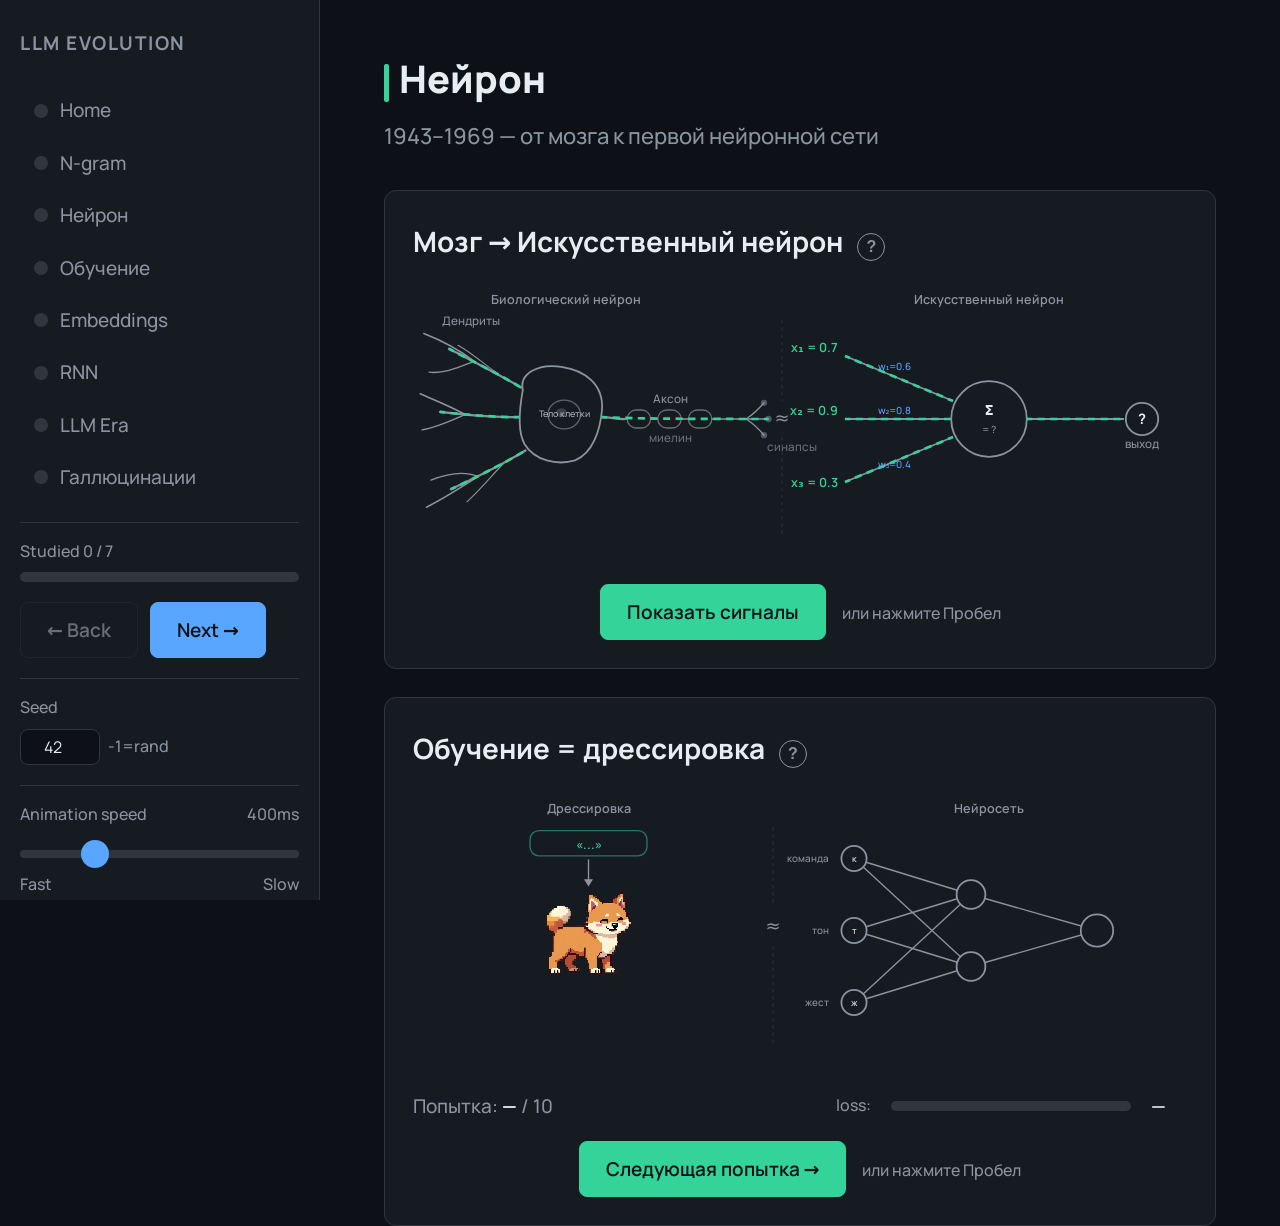
<file: templates/module-1c-neuron.html>
<!DOCTYPE html>
<html lang="ru">
<head>
  <meta charset="UTF-8">
  <title>Нейрон — LLM Evolution</title>
  <link rel="stylesheet" href="/static/style.css">
  <style>
    /* ── Brain-neuron SVG ────────────────────────────── */
    .neuron-svg-wrap { margin: 20px 0; text-align: center; overflow-x: auto; }
    #brain-neuron-svg { max-width: 1100px; width: 100%; }

    .signal-path {
      stroke-dasharray: 8 6;
      stroke-dashoffset: 100;
      transition: stroke-dashoffset 0.8s ease;
    }
    .signal-path.active { stroke-dashoffset: 0; }

    .soma-glow { transition: fill 0.4s ease, filter 0.4s ease; }
    .soma-glow.fired {
      fill: var(--epoch-neuron);
      filter: drop-shadow(0 0 12px var(--epoch-neuron));
    }

    .label-bio { fill: var(--text-muted); font-size: 13px; }
    .label-math { fill: var(--epoch-neuron); font-size: 14px; font-weight: 600; }

    /* ── Backprop card ──────────────────────────────── */
    #bp-svg { max-width: 1100px; width: 100%; }

    .bp-fwd {
      stroke-dasharray: 8 6;
      stroke-dashoffset: 100;
      opacity: 0;
      transition: stroke-dashoffset 0.6s ease, opacity 0.15s ease;
    }
    .bp-fwd.active { stroke-dashoffset: 0; opacity: 1; }

    .bp-edge {
      transition: stroke 0.5s ease, stroke-width 0.5s ease;
    }
    .bp-edge.backprop {
      stroke: #F97316;
    }

    .bp-node {
      fill: var(--bg-card);
      stroke: var(--text-muted);
      stroke-width: 2;
      transition: fill 0.3s ease, stroke 0.3s ease, filter 0.3s ease;
    }
    .bp-node.fwd {
      fill: rgba(52,211,153,0.15);
      stroke: var(--epoch-neuron);
      filter: drop-shadow(0 0 6px var(--epoch-neuron));
    }
    .bp-node.err {
      fill: rgba(248,113,113,0.2);
      stroke: var(--epoch-llm);
      filter: drop-shadow(0 0 8px var(--epoch-llm));
    }
    .bp-node.ok {
      fill: rgba(52,211,153,0.3);
      stroke: var(--epoch-neuron);
      filter: drop-shadow(0 0 10px var(--epoch-neuron));
    }

    .loss-bar-wrap {
      background: var(--border);
      border-radius: 6px;
      height: 10px;
      overflow: hidden;
      flex: 1;
    }
    .loss-bar-fill {
      height: 100%;
      border-radius: 6px;
      transition: width 0.6s ease, background 0.6s ease;
    }

    /* ── Dog pose pixel art ────────────────────────── */
    .dog-pose {
      transition: opacity 0.35s ease;
      image-rendering: pixelated;
      image-rendering: -moz-crisp-edges;
    }
  </style>
</head>
<body>
  <nav id="sidebar"></nav>

  <main id="main-content">
    <h1 class="section-title">
      <span class="epoch-bar epoch-neuron"></span>Нейрон
    </h1>
    <p class="section-sub">1943–1969 — от мозга к первой нейронной сети</p>

    <!-- ═══════════════════════════════════════════════════
         CARD 1: Brain → Artificial neuron
         ═══════════════════════════════════════════════════ -->
    <div class="card">
      <div class="card-title">
        Мозг → Искусственный нейрон
        <span class="term" style="margin-left:8px; font-size:var(--fs-sm); font-weight:400; color:var(--text-muted);">
          <button class="hint-btn" data-hint="В 1943 году МакКаллок и Питтс предложили математическую модель нейрона. Идея проста: если сумма входных сигналов превышает порог — нейрон срабатывает.">?</button>
        </span>
      </div>

      <div class="neuron-svg-wrap">
        <svg id="brain-neuron-svg" viewBox="0 0 860 300" xmlns="http://www.w3.org/2000/svg">
          <!-- ── Left: biological neuron ── -->
          <text x="170" y="22" fill="var(--text-muted)" font-size="14" text-anchor="middle" font-weight="600">Биологический нейрон</text>

          <!-- Dendrites — branching tree structure -->
          <!-- Dendrite 1 (upper) — main + 2 sub-branches -->
          <path d="M120,115 C95,100 65,85 40,72" stroke="var(--text-muted)" stroke-width="2.5" fill="none" stroke-linecap="round"/>
          <path d="M68,86 C50,72 30,62 12,55" stroke="var(--text-muted)" stroke-width="1.8" fill="none" stroke-linecap="round"/>
          <path d="M68,86 C52,92 35,100 18,98" stroke="var(--text-muted)" stroke-width="1.5" fill="none" stroke-linecap="round"/>
          <path d="M95,100 C82,92 68,78 50,68" stroke="var(--text-muted)" stroke-width="1.2" fill="none" stroke-linecap="round"/>

          <!-- Dendrite 2 (middle) — main + 2 sub-branches -->
          <path d="M118,148 C90,148 55,145 30,142" stroke="var(--text-muted)" stroke-width="2.5" fill="none" stroke-linecap="round"/>
          <path d="M58,145 C40,135 22,128 8,122" stroke="var(--text-muted)" stroke-width="1.8" fill="none" stroke-linecap="round"/>
          <path d="M58,145 C42,152 25,160 10,162" stroke="var(--text-muted)" stroke-width="1.5" fill="none" stroke-linecap="round"/>

          <!-- Dendrite 3 (lower) — main + 2 sub-branches -->
          <path d="M125,185 C100,200 70,215 42,228" stroke="var(--text-muted)" stroke-width="2.5" fill="none" stroke-linecap="round"/>
          <path d="M72,214 C55,225 35,238 15,248" stroke="var(--text-muted)" stroke-width="1.8" fill="none" stroke-linecap="round"/>
          <path d="M72,214 C58,208 40,210 20,218" stroke="var(--text-muted)" stroke-width="1.5" fill="none" stroke-linecap="round"/>
          <path d="M100,200 C90,210 75,228 60,242" stroke="var(--text-muted)" stroke-width="1.2" fill="none" stroke-linecap="round"/>

          <!-- Signal paths (animated) — follow main dendrite branches -->
          <path d="M40,72 C65,85 95,100 120,115" stroke="var(--epoch-neuron)" stroke-width="3" fill="none" class="signal-path" id="sig-bio-1"/>
          <path d="M30,142 C55,145 90,148 118,148" stroke="var(--epoch-neuron)" stroke-width="3" fill="none" class="signal-path" id="sig-bio-2"/>
          <path d="M42,228 C70,215 100,200 125,185" stroke="var(--epoch-neuron)" stroke-width="3" fill="none" class="signal-path" id="sig-bio-3"/>

          <!-- Soma (cell body) — organic blob shape -->
          <path d="M122,118 C118,100 138,88 165,92 C192,96 212,112 210,140 C208,162 200,188 180,196 C160,202 135,196 124,178 C116,164 118,140 122,118Z"
                fill="var(--bg-card)" stroke="var(--text-muted)" stroke-width="2" class="soma-glow" id="soma-bio"/>

          <!-- Nucleus -->
          <ellipse cx="168" cy="145" rx="18" ry="16" fill="none" stroke="var(--text-muted)" stroke-width="1.5" stroke-opacity="0.6"/>
          <ellipse cx="165" cy="143" rx="6" ry="5" fill="var(--text-muted)" fill-opacity="0.3"/>

          <!-- Axon hillock + axon line -->
          <path d="M210,148 C220,148 225,150 235,150" stroke="var(--text-muted)" stroke-width="2.5" fill="none" stroke-linecap="round"/>
          <line x1="235" y1="150" x2="370" y2="150" stroke="var(--text-muted)" stroke-width="1.8"/>

          <!-- Myelin sheath segments -->
          <rect x="238" y="140" width="26" height="20" rx="10" fill="var(--bg-card)" stroke="var(--text-muted)" stroke-width="1.5" stroke-opacity="0.7"/>
          <rect x="272" y="140" width="26" height="20" rx="10" fill="var(--bg-card)" stroke="var(--text-muted)" stroke-width="1.5" stroke-opacity="0.7"/>
          <rect x="306" y="140" width="26" height="20" rx="10" fill="var(--bg-card)" stroke="var(--text-muted)" stroke-width="1.5" stroke-opacity="0.7"/>

          <!-- Axon terminals (synapses) -->
          <path d="M370,150 C378,145 385,138 390,132" stroke="var(--text-muted)" stroke-width="1.5" fill="none" stroke-linecap="round"/>
          <path d="M370,150 C380,150 388,150 395,150" stroke="var(--text-muted)" stroke-width="1.5" fill="none" stroke-linecap="round"/>
          <path d="M370,150 C378,155 385,162 390,168" stroke="var(--text-muted)" stroke-width="1.5" fill="none" stroke-linecap="round"/>
          <circle cx="390" cy="132" r="3.5" fill="var(--text-muted)" fill-opacity="0.5"/>
          <circle cx="395" cy="150" r="3.5" fill="var(--text-muted)" fill-opacity="0.5"/>
          <circle cx="390" cy="168" r="3.5" fill="var(--text-muted)" fill-opacity="0.5"/>

          <!-- Axon signal path (animated) -->
          <path d="M210,148 C220,148 225,150 395,150" stroke="var(--epoch-neuron)" stroke-width="3" fill="none" class="signal-path" id="sig-bio-out"/>

          <!-- Labels -->
          <text x="32" y="46" class="label-bio">Дендриты</text>
          <text x="168" y="148" fill="var(--text)" font-size="10" text-anchor="middle" opacity="0.7">Тело клетки</text>
          <text x="286" y="132" class="label-bio" text-anchor="middle">Аксон</text>
          <text x="286" y="175" class="label-bio" text-anchor="middle" font-size="9" opacity="0.7">миелин</text>
          <text x="393" y="185" class="label-bio" font-size="9" opacity="0.7">синапсы</text>

          <!-- ── Divider ── -->
          <text x="410" y="155" fill="var(--text-muted)" font-size="20" text-anchor="middle">≈</text>
          <line x1="410" y1="40" x2="410" y2="130" stroke="var(--border)" stroke-width="1" stroke-dasharray="4 4"/>
          <line x1="410" y1="170" x2="410" y2="280" stroke="var(--border)" stroke-width="1" stroke-dasharray="4 4"/>

          <!-- ── Right: artificial neuron ── -->
          <text x="640" y="22" fill="var(--text-muted)" font-size="14" text-anchor="middle" font-weight="600">Искусственный нейрон</text>

          <!-- Input lines -->
          <line x1="480" y1="80" x2="600" y2="130" stroke="var(--text-muted)" stroke-width="2"/>
          <line x1="480" y1="150" x2="600" y2="150" stroke="var(--text-muted)" stroke-width="2"/>
          <line x1="480" y1="220" x2="600" y2="170" stroke="var(--text-muted)" stroke-width="2"/>

          <!-- Signal paths (animated) -->
          <line x1="480" y1="80" x2="600" y2="130" stroke="var(--epoch-neuron)" stroke-width="3" class="signal-path" id="sig-art-1"/>
          <line x1="480" y1="150" x2="600" y2="150" stroke="var(--epoch-neuron)" stroke-width="3" class="signal-path" id="sig-art-2"/>
          <line x1="480" y1="220" x2="600" y2="170" stroke="var(--epoch-neuron)" stroke-width="3" class="signal-path" id="sig-art-3"/>

          <!-- Neuron node -->
          <circle cx="640" cy="150" r="42" fill="var(--bg-card)" stroke="var(--text-muted)" stroke-width="2" class="soma-glow" id="soma-art"/>
          <text x="640" y="146" fill="var(--text)" font-size="15" text-anchor="middle" font-weight="600">Σ</text>
          <text x="640" y="165" fill="var(--text-muted)" font-size="11" text-anchor="middle" id="sum-display">= ?</text>

          <!-- Output line -->
          <line x1="682" y1="150" x2="790" y2="150" stroke="var(--text-muted)" stroke-width="2"/>
          <line x1="682" y1="150" x2="790" y2="150" stroke="var(--epoch-neuron)" stroke-width="3" class="signal-path" id="sig-art-out"/>

          <!-- Output value -->
          <circle cx="810" cy="150" r="18" fill="var(--bg-card)" stroke="var(--text-muted)" stroke-width="2" id="output-circle"/>
          <text x="810" y="155" fill="var(--text)" font-size="16" text-anchor="middle" font-weight="700" id="output-text">?</text>

          <!-- Labels: inputs -->
          <text x="472" y="76" class="label-math" text-anchor="end">x₁ = 0.7</text>
          <text x="472" y="146" class="label-math" text-anchor="end">x₂ = 0.9</text>
          <text x="472" y="226" class="label-math" text-anchor="end">x₃ = 0.3</text>

          <!-- Labels: weights on edges -->
          <text x="535" y="96" fill="var(--accent)" font-size="11" text-anchor="middle">w₁=0.6</text>
          <text x="535" y="144" fill="var(--accent)" font-size="11" text-anchor="middle">w₂=0.8</text>
          <text x="535" y="204" fill="var(--accent)" font-size="11" text-anchor="middle">w₃=0.4</text>

          <!-- Output label -->
          <text x="810" y="182" class="label-bio" text-anchor="middle">выход</text>
        </svg>
      </div>

      <div style="text-align:center;">
        <button class="btn btn-primary" id="btn-signal" style="background:var(--epoch-neuron); border-color:var(--epoch-neuron); color:#0d1117;">
          Показать сигналы
        </button>
        <span style="font-size:var(--fs-xs); color:var(--text-muted); margin-left:12px;">или нажмите Пробел</span>
      </div>
    </div>

    <!-- ═══════════════════════════════════════════════════
         CARD 2: Backprop = Dog Training
         ═══════════════════════════════════════════════════ -->
    <div class="card">
      <div class="card-title">
        Обучение = дрессировка
        <span class="term" style="margin-left:8px; font-size:var(--fs-sm); font-weight:400; color:var(--text-muted);">
          <button class="hint-btn" data-hint="Backpropagation (обратное распространение ошибки) — алгоритм обучения нейросети. Сеть делает предсказание, сравнивает с правильным ответом, и корректирует все веса от выхода к входу. Как дрессировка: собака пробует — получает обратную связь — корректирует поведение.">?</button>
        </span>
      </div>

      <div class="neuron-svg-wrap">
        <svg id="bp-svg" viewBox="0 0 860 300" xmlns="http://www.w3.org/2000/svg">
          <!-- ════ Left: Dog Training ════ -->
          <text x="195" y="24" fill="var(--text-muted)" font-size="14" text-anchor="middle" font-weight="600">Дрессировка</text>

          <!-- Command bubble -->
          <rect x="130" y="44" width="130" height="28" rx="10" fill="none" stroke="var(--epoch-neuron)" stroke-width="1.5" stroke-opacity="0.5"/>
          <text x="195" y="64" id="bp-command" fill="var(--epoch-neuron)" font-size="14" text-anchor="middle" font-weight="600">«...»</text>

          <!-- Arrow down -->
          <line x1="195" y1="76" x2="195" y2="100" stroke="var(--text-muted)" stroke-width="1.5"/>
          <polygon points="190,98 200,98 195,106" fill="var(--text-muted)"/>

          <!-- Dog poses (pixel art PNGs, ground level y≈207) -->
          <image id="dog-stand"  class="dog-pose" href="/static/dogs/stand.png"  x="147" y="109" width="97"  height="98"  opacity="1"/>
          <image id="dog-crouch" class="dog-pose" href="/static/dogs/crouch.png" x="138" y="139" width="113" height="68"  opacity="0"/>
          <image id="dog-sit"    class="dog-pose" href="/static/dogs/sit.png"    x="155" y="114" width="82"  height="93"  opacity="0"/>
          <image id="dog-lie"    class="dog-pose" href="/static/dogs/lie.png"    x="140" y="149" width="110" height="58"  opacity="0"/>

          <!-- Action (dynamic) -->
          <text x="195" y="218" id="bp-dog-action" fill="var(--text-muted)" font-size="16" text-anchor="middle" font-style="italic"></text>

          <!-- Feedback (dynamic) -->
          <text x="195" y="268" id="bp-feedback" fill="var(--text-muted)" font-size="22" text-anchor="middle" font-weight="700"></text>

          <!-- ════ Divider ════ -->
          <line x1="400" y1="40" x2="400" y2="125" stroke="var(--border)" stroke-width="1" stroke-dasharray="4 4"/>
          <text x="400" y="157" fill="var(--text-muted)" font-size="20" text-anchor="middle">≈</text>
          <line x1="400" y1="172" x2="400" y2="280" stroke="var(--border)" stroke-width="1" stroke-dasharray="4 4"/>

          <!-- ════ Right: Neural Network ════ -->
          <text x="640" y="24" fill="var(--text-muted)" font-size="14" text-anchor="middle" font-weight="600">Нейросеть</text>

          <!-- Base edges -->
          <line x1="490" y1="75"  x2="620" y2="115" stroke="var(--text-muted)" stroke-width="1.5" class="bp-edge" id="bp-e-0"/>
          <line x1="490" y1="75"  x2="620" y2="195" stroke="var(--text-muted)" stroke-width="1.5" class="bp-edge" id="bp-e-1"/>
          <line x1="490" y1="155" x2="620" y2="115" stroke="var(--text-muted)" stroke-width="1.5" class="bp-edge" id="bp-e-2"/>
          <line x1="490" y1="155" x2="620" y2="195" stroke="var(--text-muted)" stroke-width="1.5" class="bp-edge" id="bp-e-3"/>
          <line x1="490" y1="235" x2="620" y2="115" stroke="var(--text-muted)" stroke-width="1.5" class="bp-edge" id="bp-e-4"/>
          <line x1="490" y1="235" x2="620" y2="195" stroke="var(--text-muted)" stroke-width="1.5" class="bp-edge" id="bp-e-5"/>
          <line x1="620" y1="115" x2="760" y2="155" stroke="var(--text-muted)" stroke-width="1.5" class="bp-edge" id="bp-e-6"/>
          <line x1="620" y1="195" x2="760" y2="155" stroke="var(--text-muted)" stroke-width="1.5" class="bp-edge" id="bp-e-7"/>

          <!-- Forward signals (green, input→hidden) -->
          <line x1="490" y1="75"  x2="620" y2="115" stroke="var(--epoch-neuron)" stroke-width="2.5" class="bp-fwd bp-fwd-ih"/>
          <line x1="490" y1="75"  x2="620" y2="195" stroke="var(--epoch-neuron)" stroke-width="2.5" class="bp-fwd bp-fwd-ih"/>
          <line x1="490" y1="155" x2="620" y2="115" stroke="var(--epoch-neuron)" stroke-width="2.5" class="bp-fwd bp-fwd-ih"/>
          <line x1="490" y1="155" x2="620" y2="195" stroke="var(--epoch-neuron)" stroke-width="2.5" class="bp-fwd bp-fwd-ih"/>
          <line x1="490" y1="235" x2="620" y2="115" stroke="var(--epoch-neuron)" stroke-width="2.5" class="bp-fwd bp-fwd-ih"/>
          <line x1="490" y1="235" x2="620" y2="195" stroke="var(--epoch-neuron)" stroke-width="2.5" class="bp-fwd bp-fwd-ih"/>
          <!-- Forward signals (green, hidden→output) -->
          <line x1="620" y1="115" x2="760" y2="155" stroke="var(--epoch-neuron)" stroke-width="2.5" class="bp-fwd bp-fwd-ho"/>
          <line x1="620" y1="195" x2="760" y2="155" stroke="var(--epoch-neuron)" stroke-width="2.5" class="bp-fwd bp-fwd-ho"/>

          <!-- Nodes (on top of edges) -->
          <circle cx="490" cy="75"  r="14" class="bp-node" id="bp-n-i0"/>
          <circle cx="490" cy="155" r="14" class="bp-node" id="bp-n-i1"/>
          <circle cx="490" cy="235" r="14" class="bp-node" id="bp-n-i2"/>
          <circle cx="620" cy="115" r="16" class="bp-node" id="bp-n-h0"/>
          <circle cx="620" cy="195" r="16" class="bp-node" id="bp-n-h1"/>
          <circle cx="760" cy="155" r="18" class="bp-node" id="bp-n-o"/>

          <!-- Node labels -->
          <text x="490" y="79"  fill="var(--text)" font-size="10" text-anchor="middle">к</text>
          <text x="490" y="159" fill="var(--text)" font-size="10" text-anchor="middle">т</text>
          <text x="490" y="239" fill="var(--text)" font-size="10" text-anchor="middle">ж</text>

          <!-- Input labels -->
          <text x="462" y="79"  fill="var(--text-muted)" font-size="11" text-anchor="end">команда</text>
          <text x="462" y="159" fill="var(--text-muted)" font-size="11" text-anchor="end">тон</text>
          <text x="462" y="239" fill="var(--text-muted)" font-size="11" text-anchor="end">жест</text>

          <!-- Output label (dynamic) -->
          <text x="760" y="190" id="bp-net-output" fill="var(--text-muted)" font-size="12" text-anchor="middle"></text>
        </svg>
      </div>

      <div style="display:flex; align-items:center; gap:20px; margin:16px 0 20px;">
        <span style="font-size:var(--fs-sm); color:var(--text-muted);" id="bp-counter">Попытка: <strong style="color:var(--text);">—</strong> / 10</span>
        <span style="font-size:var(--fs-xs); color:var(--text-muted); margin-left:auto;">loss:</span>
        <div class="loss-bar-wrap" style="max-width:240px;">
          <div class="loss-bar-fill" id="bp-loss-bar" style="width:0%;"></div>
        </div>
        <span style="font-size:var(--fs-sm); font-weight:600; min-width:36px;" id="bp-loss-val">—</span>
      </div>

      <div style="text-align:center;">
        <button class="btn btn-primary" id="btn-attempt" style="background:var(--epoch-neuron); border-color:var(--epoch-neuron); color:#0d1117;">
          Следующая попытка →
        </button>
        <span style="font-size:var(--fs-xs); color:var(--text-muted); margin-left:12px;">или нажмите Пробел</span>
      </div>
    </div>

  </main>

  <script src="/static/nav.js"></script>
  <script src="/static/utils.js"></script>
  <script src="/static/tooltip.js"></script>

  <script>
  (function() {
    // ════════════════════════════════════════════════════════
    // CARD 1: Brain → Artificial neuron animation
    // ════════════════════════════════════════════════════════
    const inputs = [
      { x: 0.7, w: 0.6 },
      { x: 0.9, w: 0.8 },
      { x: 0.3, w: 0.4 },
    ];
    const threshold = 1.0;
    let animating = false;

    function runSignalAnimation() {
      if (animating) return;
      animating = true;

      // Reset all
      document.querySelectorAll('.signal-path').forEach(p => p.classList.remove('active'));
      document.querySelectorAll('.soma-glow').forEach(s => s.classList.remove('fired'));
      document.getElementById('sum-display').textContent = '= ?';
      document.getElementById('output-text').textContent = '?';
      document.getElementById('output-circle').setAttribute('stroke', 'var(--text-muted)');

      const delay = window.animDelay ?? 400;

      // Step 1: activate input signals (both sides simultaneously)
      setTimeout(() => {
        ['sig-bio-1', 'sig-art-1'].forEach(id => document.getElementById(id).classList.add('active'));
      }, delay * 0);
      setTimeout(() => {
        ['sig-bio-2', 'sig-art-2'].forEach(id => document.getElementById(id).classList.add('active'));
      }, delay * 1);
      setTimeout(() => {
        ['sig-bio-3', 'sig-art-3'].forEach(id => document.getElementById(id).classList.add('active'));
      }, delay * 2);

      // Step 2: soma fires
      setTimeout(() => {
        const sum = inputs.reduce((s, inp) => s + inp.x * inp.w, 0);
        document.getElementById('sum-display').textContent = '= ' + sum.toFixed(2);
        const fired = sum >= threshold;

        document.getElementById('soma-bio').classList.toggle('fired', fired);
        document.getElementById('soma-art').classList.toggle('fired', fired);

        // Step 3: output signal
        setTimeout(() => {
          if (fired) {
            document.getElementById('sig-bio-out').classList.add('active');
            document.getElementById('sig-art-out').classList.add('active');
          }
          document.getElementById('output-text').textContent = fired ? '1' : '0';
          document.getElementById('output-circle').setAttribute('stroke', fired ? 'var(--epoch-neuron)' : 'var(--epoch-llm)');
          animating = false;
        }, delay);
      }, delay * 3);
    }

    document.getElementById('btn-signal').addEventListener('click', runSignalAnimation);

    // ════════════════════════════════════════════════════════
    // CARD 2: Backprop = Dog Training
    // ════════════════════════════════════════════════════════
    const attempts = [
      { cmd: '«Сидеть!»',  action: '*стоит*',       pose: 'stand',  loss: 0.85, feedback: '«Нет!»',     ok: false, fbColor: '#F87171' },
      { cmd: '«Сидеть!»',  action: '*пригибается*',  pose: 'crouch', loss: 0.62, feedback: '«Нет!»',    ok: false, fbColor: '#F87171' },
      { cmd: '«Сидеть!»',  action: '*садится*',      pose: 'sit',    loss: 0.08, feedback: '«Молодец!»', ok: true,  fbColor: '#34D399' },
      { cmd: '«Сидеть!»',  action: '*садится*',      pose: 'sit',    loss: 0.03, feedback: '«Молодец!»', ok: true,  fbColor: '#34D399' },
      { cmd: '«Лежать!»',  action: '*садится*',      pose: 'sit',    loss: 0.74, feedback: '«Нет!»',     ok: false, fbColor: '#F87171' },
      { cmd: '«Лежать!»',  action: '*садится*',      pose: 'sit',    loss: 0.51, feedback: '«Нет...»',   ok: false, fbColor: '#F87171' },
      { cmd: '«Лежать!»',  action: '*ложится*',      pose: 'lie',    loss: 0.06, feedback: '«Молодец!»', ok: true,  fbColor: '#34D399' },
      { cmd: '«Сидеть!»',  action: '*ложится*',      pose: 'lie',    loss: 0.45, feedback: '«Нет!»',     ok: false, fbColor: '#F87171' },
      { cmd: '«Сидеть!»',  action: '*садится*',      pose: 'sit',    loss: 0.04, feedback: '«Молодец!»', ok: true,  fbColor: '#34D399' },
      { cmd: '«Лежать!»',  action: '*ложится*',      pose: 'lie',    loss: 0.01, feedback: '«Молодец!»', ok: true,  fbColor: '#34D399' },
    ];

    // Edge weights per stage (index 0 = initial, 1..10 = after each attempt)
    const edgeWeights = [
      [1.5, 1.5, 1.5, 1.5, 1.5, 1.5, 1.5, 1.5],
      [1.7, 1.3, 1.6, 1.4, 1.3, 1.6, 1.6, 1.4],  // 1 ✗
      [1.9, 1.1, 1.8, 1.2, 1.1, 1.8, 1.8, 1.2],  // 2 ✗
      [2.0, 1.0, 1.9, 1.1, 1.0, 1.9, 1.9, 1.1],  // 3 ✓
      [2.0, 1.0, 1.9, 1.1, 1.0, 1.9, 2.0, 1.1],  // 4 ✓
      [1.8, 1.4, 1.7, 1.5, 1.2, 1.8, 1.7, 1.5],  // 5 ✗ shift
      [1.6, 1.7, 1.5, 1.8, 1.3, 2.0, 1.4, 1.8],  // 6 ✗
      [1.5, 1.8, 1.5, 1.9, 1.3, 2.1, 1.4, 1.9],  // 7 ✓
      [1.7, 1.6, 1.7, 1.7, 1.4, 1.9, 1.6, 1.7],  // 8 ✗ rebalance
      [1.8, 1.6, 1.8, 1.6, 1.5, 1.9, 1.7, 1.6],  // 9 ✓
      [1.9, 1.6, 1.8, 1.6, 1.5, 1.9, 1.8, 1.6],  // 10 ✓
    ];

    let bpAttempt = -1;
    let bpAnimating = false;
    let card1Played = false;

    function showDogPose(pose) {
      document.querySelectorAll('.dog-pose').forEach(g => g.setAttribute('opacity', '0'));
      const el = document.getElementById('dog-' + pose);
      if (el) el.setAttribute('opacity', '1');
    }

    function lossColor(loss) {
      if (loss > 0.6) return '#F87171';
      if (loss > 0.3) return '#F97316';
      if (loss > 0)   return '#FACC15';
      return '#34D399';
    }

    function resetBpSignals() {
      document.querySelectorAll('.bp-fwd').forEach(el => {
        el.style.transition = 'none';
        el.classList.remove('active');
        void el.offsetHeight;
        el.style.transition = '';
      });
      document.querySelectorAll('.bp-node').forEach(el => {
        el.classList.remove('fwd', 'err', 'ok');
      });
      document.querySelectorAll('.bp-edge').forEach(el => {
        el.classList.remove('backprop');
      });
    }

    function setEdgeWeights(stage) {
      const w = edgeWeights[stage];
      for (let i = 0; i < 8; i++) {
        const el = document.getElementById('bp-e-' + i);
        if (el) el.setAttribute('stroke-width', w[i]);
      }
    }

    function advanceAttempt() {
      if (bpAnimating) return;
      bpAttempt++;
      if (bpAttempt >= attempts.length) {
        resetBpCard();
        return;
      }
      runAttemptAnimation(attempts[bpAttempt]);
    }

    function runAttemptAnimation(att) {
      bpAnimating = true;
      const d = 450;

      resetBpSignals();
      document.getElementById('bp-command').textContent = att.cmd;
      document.getElementById('bp-dog-action').textContent = '';
      document.getElementById('bp-feedback').textContent = '';
      document.getElementById('bp-net-output').textContent = '';

      // Update counter
      document.getElementById('bp-counter').innerHTML =
        'Попытка: <strong style="color:var(--text);">' + (bpAttempt + 1) + '</strong> / ' + attempts.length;

      // Phase 1: Forward — input nodes activate
      setTimeout(() => {
        ['bp-n-i0', 'bp-n-i1', 'bp-n-i2'].forEach(id =>
          document.getElementById(id).classList.add('fwd'));
      }, d * 0);

      // Phase 2: Forward — input→hidden signals
      setTimeout(() => {
        document.querySelectorAll('.bp-fwd-ih').forEach(el => el.classList.add('active'));
      }, d * 1);

      // Phase 3: Hidden nodes activate + hidden→output signals
      setTimeout(() => {
        ['bp-n-h0', 'bp-n-h1'].forEach(id =>
          document.getElementById(id).classList.add('fwd'));
        document.querySelectorAll('.bp-fwd-ho').forEach(el => el.classList.add('active'));
      }, d * 2);

      // Phase 4: Output node + show result + dog pose
      setTimeout(() => {
        const outNode = document.getElementById('bp-n-o');
        outNode.classList.add(att.ok ? 'ok' : 'err');

        showDogPose(att.pose);
        document.getElementById('bp-dog-action').textContent = att.action;
        document.getElementById('bp-net-output').textContent = att.action.replace(/[*]/g, '');
      }, d * 3);

      // Phase 5: Feedback + loss + backprop flash
      setTimeout(() => {
        const fbEl = document.getElementById('bp-feedback');
        fbEl.textContent = att.feedback;
        fbEl.setAttribute('fill', att.fbColor);

        // Loss bar
        const pct = Math.round(att.loss * 100);
        document.getElementById('bp-loss-bar').style.width = pct + '%';
        document.getElementById('bp-loss-bar').style.background = lossColor(att.loss);
        document.getElementById('bp-loss-val').textContent = att.loss.toFixed(2);

        if (!att.ok) {
          // Backprop flash: edges turn orange
          document.querySelectorAll('.bp-edge').forEach(el => el.classList.add('backprop'));
        }
      }, d * 4);

      // Phase 6: Weights update, edges restore
      setTimeout(() => {
        document.querySelectorAll('.bp-edge').forEach(el => el.classList.remove('backprop'));
        setEdgeWeights(bpAttempt + 1);

        // Update button text on last attempt
        if (bpAttempt >= attempts.length - 1) {
          document.getElementById('btn-attempt').textContent = 'Сначала';
        }
        bpAnimating = false;
      }, d * 6);
    }

    function resetBpCard() {
      bpAttempt = -1;
      bpAnimating = false;
      resetBpSignals();
      setEdgeWeights(0);
      showDogPose('stand');
      document.getElementById('bp-command').textContent = '«...»';
      document.getElementById('bp-dog-action').textContent = '';
      document.getElementById('bp-feedback').textContent = '';
      document.getElementById('bp-net-output').textContent = '';
      document.getElementById('bp-counter').innerHTML =
        'Попытка: <strong style="color:var(--text);">—</strong> / ' + attempts.length;
      document.getElementById('bp-loss-bar').style.width = '0%';
      document.getElementById('bp-loss-val').textContent = '—';
      document.getElementById('btn-attempt').textContent = 'Следующая попытка →';
    }

    document.getElementById('btn-attempt').addEventListener('click', advanceAttempt);

    // Unified Space handler: first press → Card 1, then → Card 2
    document.addEventListener('animate', () => {
      if (!card1Played) {
        runSignalAnimation();
        card1Played = true;
      } else {
        advanceAttempt();
      }
    });

  })();
  </script>
</body>
</html>
</file>
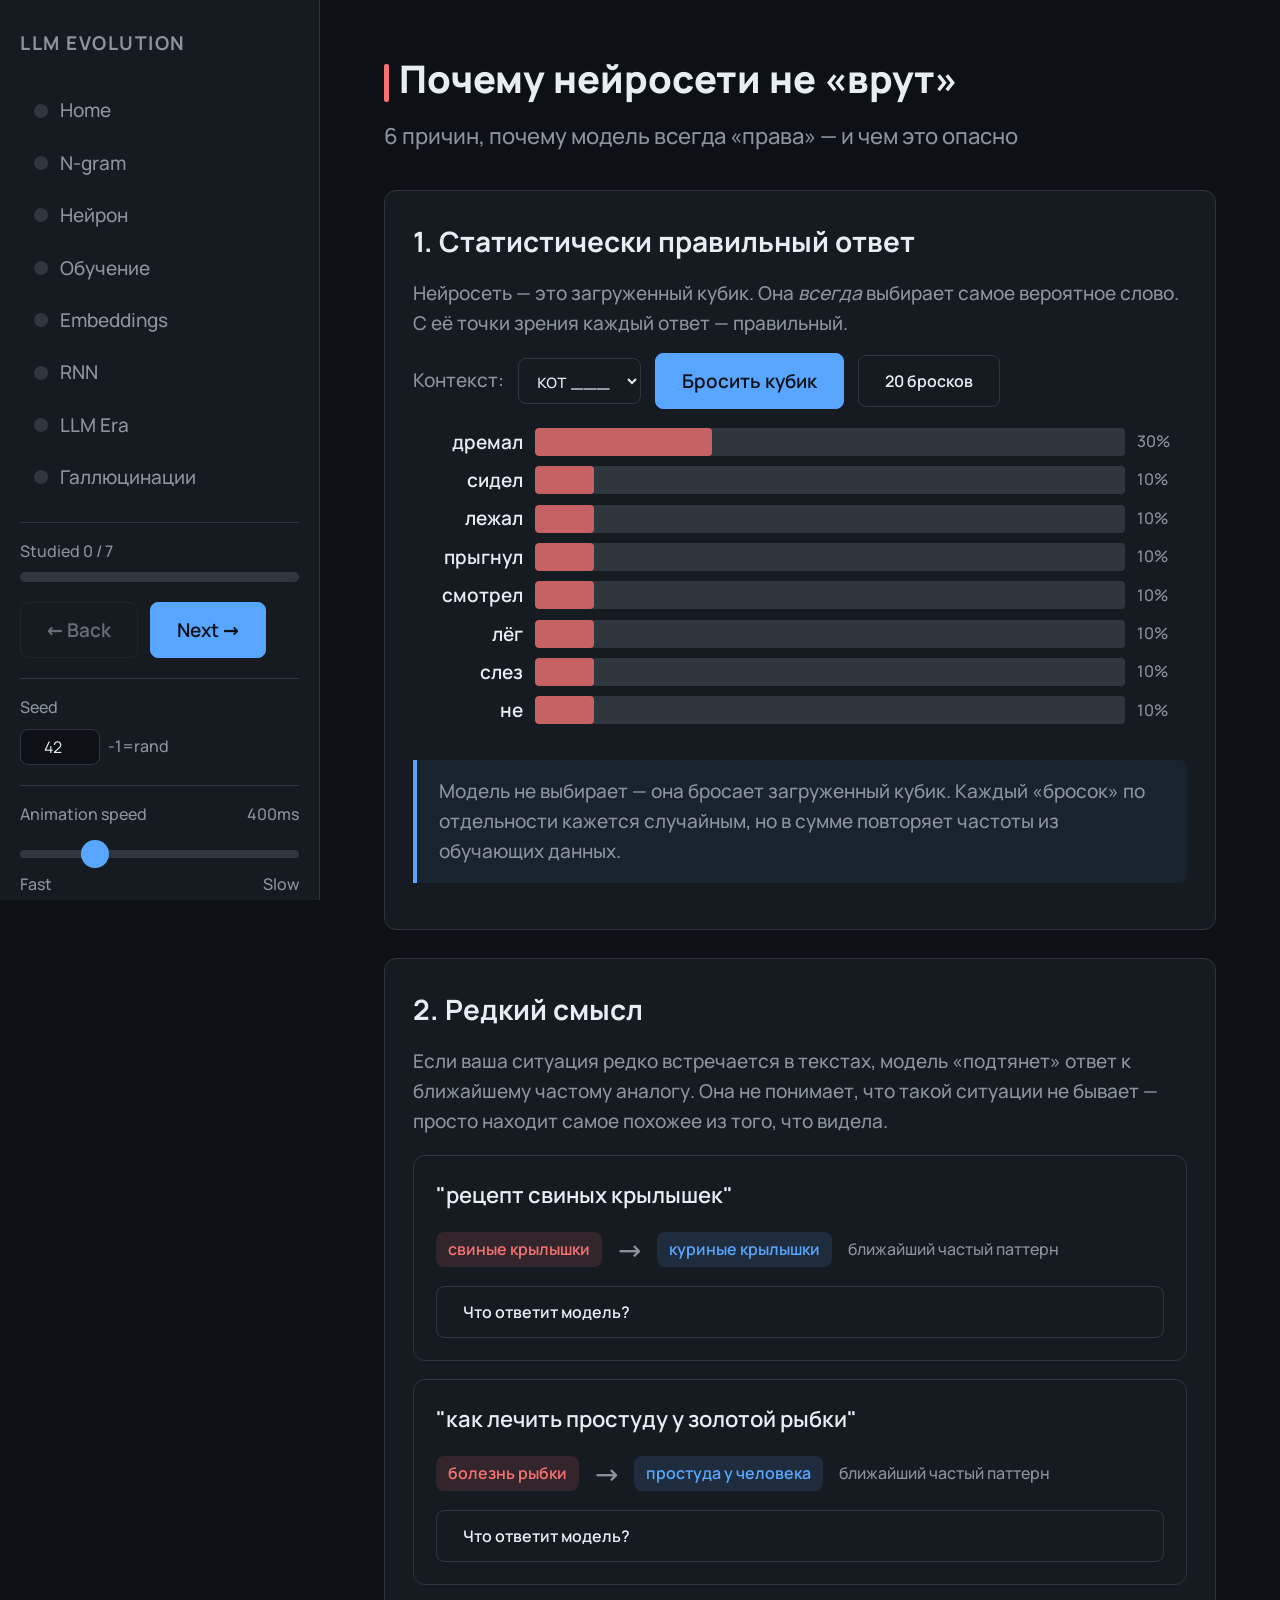
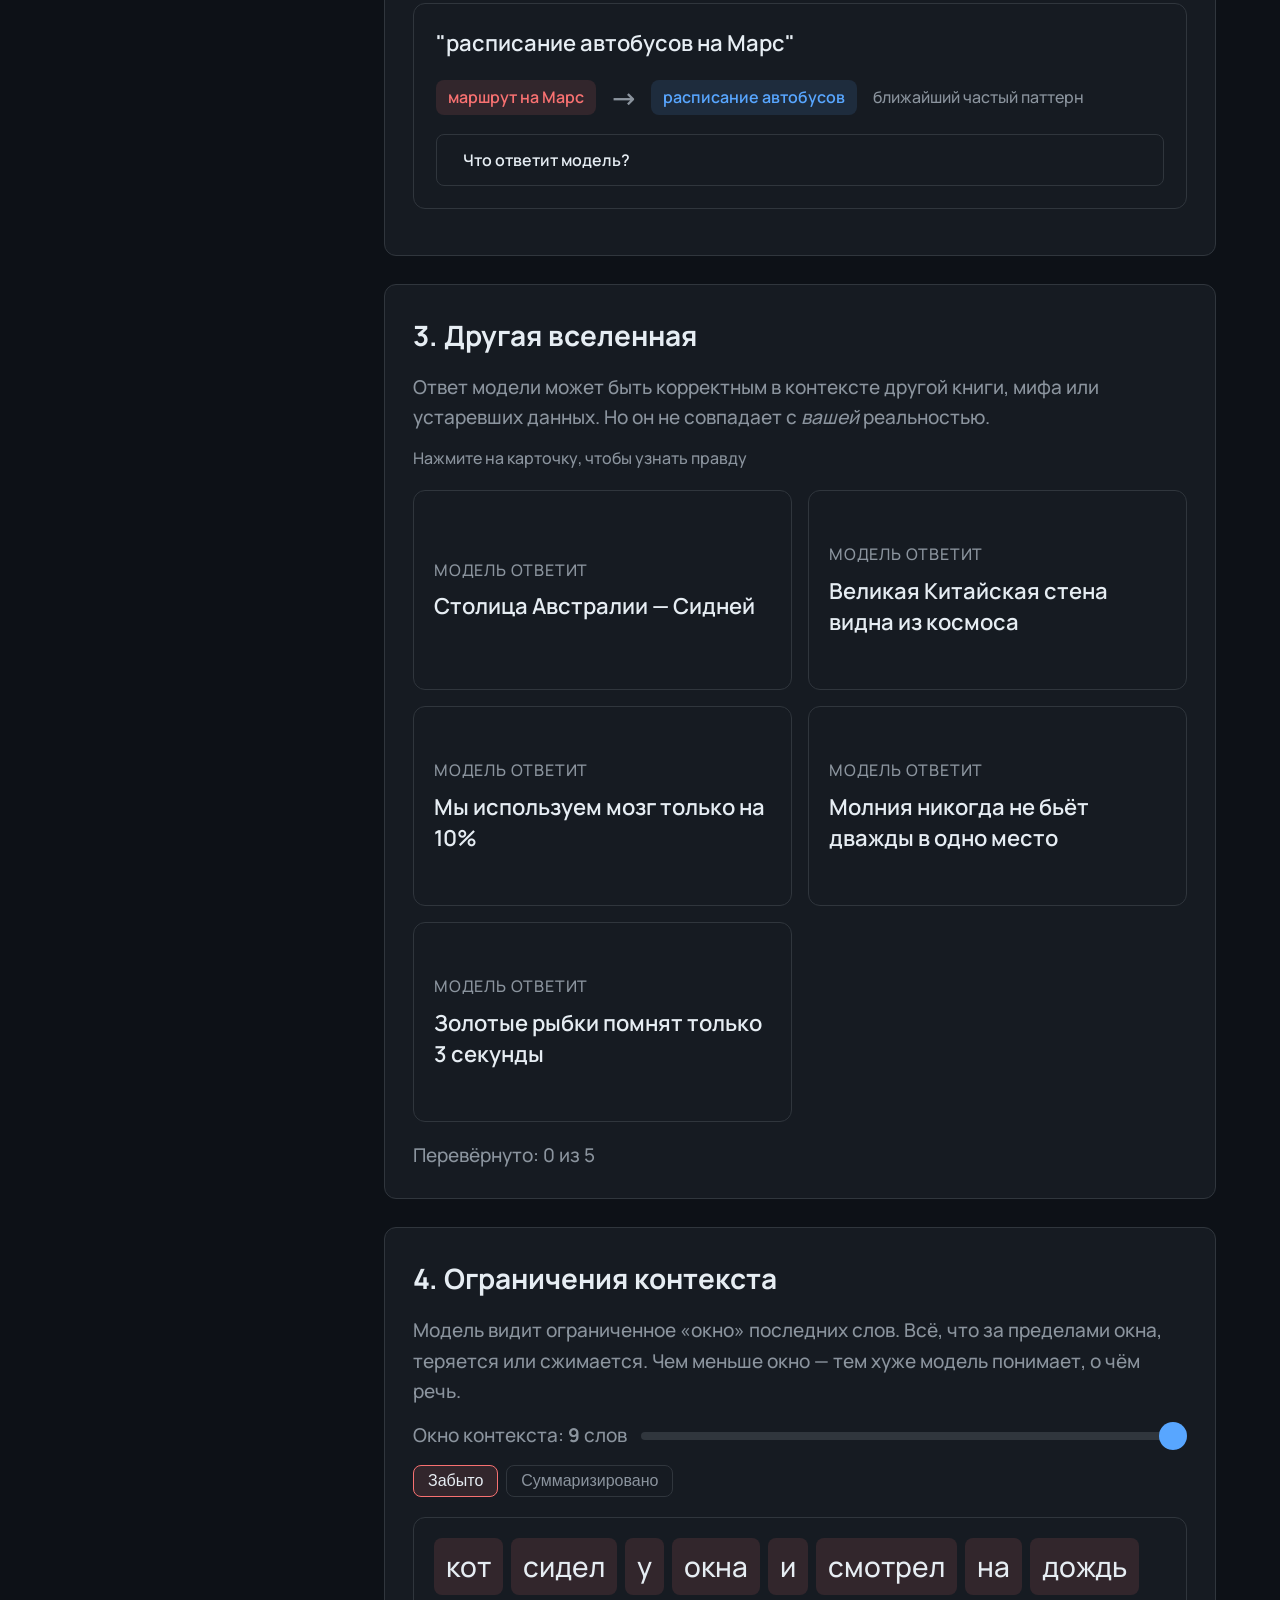
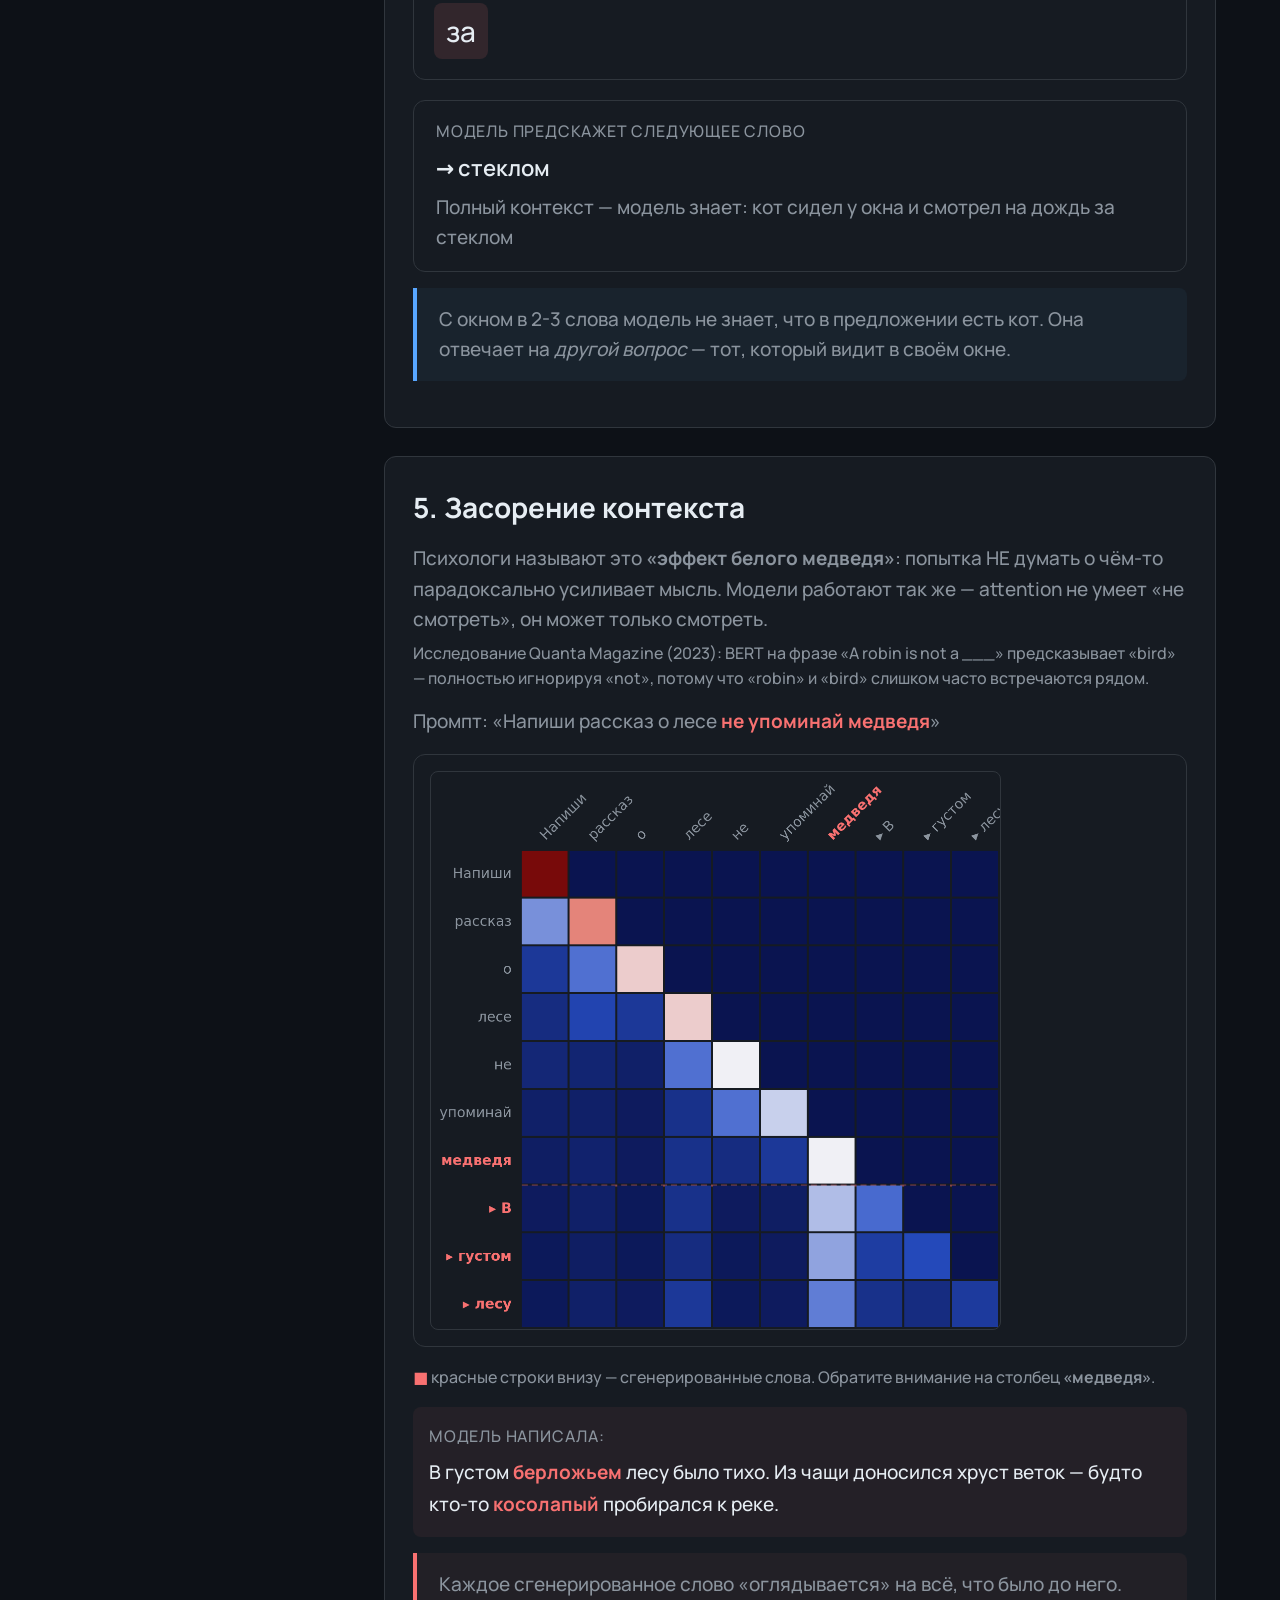
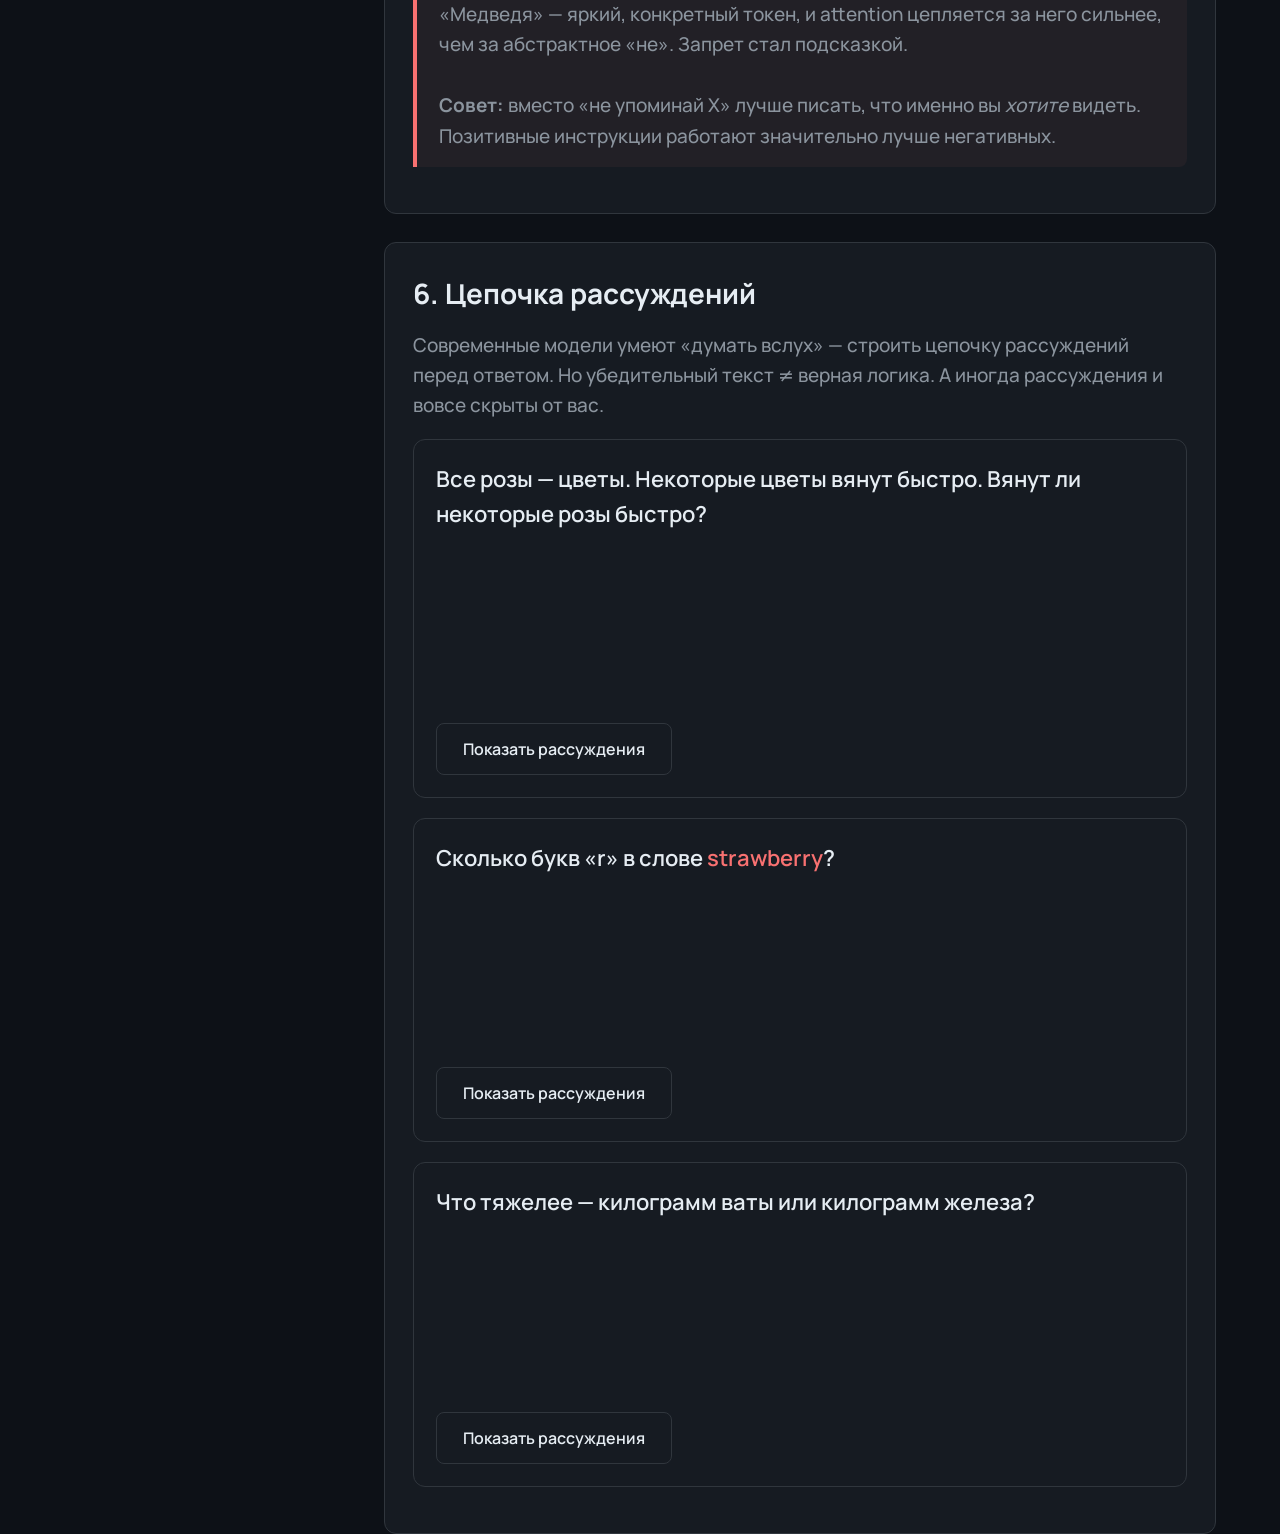
<file: templates/module-4b-hallucinations.html>
<!DOCTYPE html>
<html lang="ru">
<head>
  <meta charset="UTF-8">
  <title>Галлюцинации — LLM Evolution</title>
  <link rel="stylesheet" href="/static/style.css">
  <style>
    /* ── Section 1: probability bar ──────────────────── */
    .prob-chart { display: flex; flex-direction: column; gap: 8px; margin: 18px 0; }
    .prob-row {
      display: flex; align-items: center; gap: 12px;
      font-size: var(--fs-sm); cursor: default;
    }
    .prob-word {
      min-width: 110px; text-align: right;
      font-weight: 600; font-family: 'Manrope', monospace;
    }
    .prob-track {
      flex: 1; height: 28px;
      background: var(--border); border-radius: 4px;
      position: relative; overflow: hidden;
    }
    .prob-fill {
      height: 100%; border-radius: 4px;
      background: var(--epoch-llm);
      transition: width 0.5s ease;
      opacity: 0.75;
    }
    .prob-pct {
      min-width: 50px; font-size: var(--fs-xs);
      color: var(--text-muted); text-align: left;
    }
    .prob-row.highlight .prob-fill { opacity: 1; filter: brightness(1.3); }
    .prob-row.highlight .prob-word { color: var(--epoch-llm); }

    .roll-stats {
      display: flex; flex-wrap: wrap; gap: 10px;
      margin-top: 14px; font-size: var(--fs-xs); color: var(--text-muted);
    }
    .roll-stat {
      background: var(--bg-card); border: 1px solid var(--border);
      border-radius: var(--radius); padding: 4px 12px;
    }
    .roll-stat .count { font-weight: 700; color: var(--text); }

    .context-select {
      background: var(--bg-card); color: var(--text);
      border: 1px solid var(--border); border-radius: var(--radius);
      padding: 8px 14px; font-size: var(--fs-sm);
      font-family: 'Manrope', monospace;
    }

    /* ── Section 2: nearest neighbor cards ──────────── */
    .rare-grid {
      display: flex; flex-direction: column; gap: 18px; margin: 18px 0;
    }
    .rare-card {
      background: var(--bg-card); border: 1px solid var(--border);
      border-radius: var(--radius-lg); padding: 22px;
      display: flex; flex-direction: column; gap: 14px;
    }
    .rare-query {
      font-size: var(--fs-base); font-weight: 600;
      font-family: 'Manrope', monospace; color: var(--text);
    }
    .rare-arrow-row {
      display: flex; align-items: center; gap: 16px;
      flex-wrap: wrap;
    }
    .rare-tag {
      font-size: var(--fs-xs); padding: 5px 12px;
      border-radius: var(--radius); font-weight: 600;
      white-space: nowrap;
    }
    .rare-tag-query { background: rgba(248,113,113,0.12); color: var(--epoch-llm); }
    .rare-tag-match { background: rgba(88,166,255,0.12); color: var(--accent); }
    .rare-arrow {
      font-size: var(--fs-lg); color: var(--text-muted); flex-shrink: 0;
    }
    .rare-result {
      background: rgba(248,113,113,0.06); border-radius: var(--radius);
      padding: 14px 16px; font-size: var(--fs-sm); line-height: 1.5;
      display: none;
    }
    .rare-result.visible { display: block; animation: fadeIn 0.3s ease; }
    .rare-result .rare-highlight {
      color: var(--epoch-llm); font-weight: 700;
    }
    .rare-why {
      font-size: var(--fs-xs); color: var(--text-muted); margin-top: 6px;
    }

    /* ── Section 3: flip cards ───────────────────────── */
    .flip-grid {
      display: grid; grid-template-columns: repeat(auto-fill, minmax(280px, 1fr));
      gap: 16px; margin: 18px 0;
    }
    .flip-card {
      perspective: 800px; height: 200px; cursor: pointer;
    }
    .flip-card-inner {
      position: relative; width: 100%; height: 100%;
      transition: transform 0.6s ease;
      transform-style: preserve-3d;
    }
    .flip-card.flipped .flip-card-inner { transform: rotateY(180deg); }
    .flip-card-front, .flip-card-back {
      position: absolute; top: 0; left: 0; width: 100%; height: 100%;
      backface-visibility: hidden;
      border-radius: var(--radius-lg); padding: 20px;
      display: flex; flex-direction: column; justify-content: center;
    }
    .flip-card-front {
      background: var(--bg-card); border: 1px solid var(--border);
    }
    .flip-card-back {
      background: rgba(248,113,113,0.08); border: 1px solid var(--epoch-llm);
      transform: rotateY(180deg);
    }
    .flip-front-label {
      font-size: var(--fs-xs); color: var(--text-muted);
      margin-bottom: 8px; text-transform: uppercase; letter-spacing: 0.05em;
    }
    .flip-front-text { font-size: var(--fs-base); font-weight: 600; line-height: 1.4; }
    .flip-back-truth {
      font-size: var(--fs-sm); font-weight: 700; color: var(--epoch-llm);
      margin-bottom: 8px;
    }
    .flip-back-why { font-size: var(--fs-xs); color: var(--text-muted); line-height: 1.5; }
    .flip-hint {
      font-size: var(--fs-xs); color: var(--text-muted);
      text-align: center; margin-top: 6px; opacity: 0.6;
    }
    .flip-counter {
      font-size: var(--fs-sm); color: var(--text-muted); margin-top: 12px;
    }

    /* ── Section 4: context window ───────────────────── */
    .ctx-sentence {
      display: flex; flex-wrap: wrap; gap: 8px;
      font-size: var(--fs-lg); font-family: 'Manrope', monospace;
      margin: 20px 0; padding: 20px;
      background: var(--bg-card); border-radius: var(--radius-lg);
      border: 1px solid var(--border);
    }
    .ctx-token {
      padding: 6px 12px; border-radius: var(--radius);
      transition: opacity 0.4s ease, transform 0.4s ease, text-decoration 0.3s ease;
      position: relative;
    }
    .ctx-token.visible {
      background: rgba(248,113,113,0.12); color: var(--text);
    }
    .ctx-token.forgotten {
      opacity: 0.15; text-decoration: line-through;
      transform: scale(0.9);
    }
    .ctx-token.summarized {
      opacity: 0.4; font-size: var(--fs-xs);
    }
    .ctx-prediction {
      background: var(--bg-card); border: 1px solid var(--border);
      border-radius: var(--radius-lg); padding: 18px 22px;
      margin-top: 14px;
    }
    .ctx-pred-label {
      font-size: var(--fs-xs); color: var(--text-muted);
      margin-bottom: 6px; text-transform: uppercase; letter-spacing: 0.05em;
    }
    .ctx-pred-text { font-size: var(--fs-base); font-weight: 600; }
    .ctx-pred-note { font-size: var(--fs-sm); color: var(--text-muted); margin-top: 6px; }
    .ctx-slider-wrap {
      display: flex; align-items: center; gap: 14px; margin: 14px 0;
    }
    .ctx-slider-label {
      font-size: var(--fs-sm); color: var(--text-muted); min-width: 160px;
    }
    .ctx-mode-toggle {
      display: flex; gap: 8px; margin-top: 10px;
    }
    .ctx-mode-btn {
      font-size: var(--fs-xs); padding: 6px 14px;
      border-radius: var(--radius); border: 1px solid var(--border);
      background: var(--bg-card); color: var(--text-muted); cursor: pointer;
      transition: all var(--transition);
    }
    .ctx-mode-btn.active {
      border-color: var(--epoch-llm); color: var(--text);
      background: rgba(248,113,113,0.12);
    }

    /* ── Section 5: dual heatmap ─────────────────────── */
    .heatmap-scroll {
      overflow: auto; margin: 18px 0;
      background: var(--bg-card); border: 1px solid var(--border);
      border-radius: var(--radius-lg); padding: 16px;
    }
    .heatmap-scroll canvas { display: block; }
    .attn-example {
      margin-top: 16px; padding: 16px;
      background: rgba(248,113,113,0.06); border-radius: var(--radius);
      font-size: var(--fs-sm); line-height: 1.7;
    }
    .attn-example .bear-word {
      color: var(--epoch-llm); font-weight: 700;
    }
    .attn-prompt {
      font-family: 'Manrope', monospace; font-size: var(--fs-sm);
      color: var(--text-muted); margin-bottom: 12px;
    }
    .attn-prompt em { color: var(--epoch-llm); font-style: normal; font-weight: 700; }

    /* ── Section 6: reasoning chains ────────────────── */
    .reasoning-grid {
      display: flex; flex-direction: column; gap: 20px; margin: 18px 0;
    }
    .reasoning-card {
      background: var(--bg-card); border: 1px solid var(--border);
      border-radius: var(--radius-lg); padding: 22px;
    }
    .reasoning-question {
      font-size: var(--fs-base); font-weight: 600; margin-bottom: 14px;
      font-family: 'Manrope', monospace;
    }
    .reasoning-question em { color: var(--epoch-llm); font-style: normal; }
    .reasoning-steps {
      display: flex; flex-direction: column; gap: 8px;
      margin-bottom: 14px;
    }
    .reasoning-step {
      display: flex; align-items: flex-start; gap: 10px;
      font-size: var(--fs-sm); line-height: 1.5;
      padding: 8px 12px; border-radius: var(--radius);
      opacity: 0; transform: translateY(8px);
      transition: opacity 0.4s ease, transform 0.4s ease;
    }
    .reasoning-step.visible {
      opacity: 1; transform: translateY(0);
    }
    .reasoning-step.correct { background: rgba(63,185,80,0.08); }
    .reasoning-step.wrong { background: rgba(248,113,113,0.10); }
    .reasoning-step.warning { background: rgba(255,200,60,0.10); }
    .reasoning-icon {
      flex-shrink: 0; font-size: var(--fs-base); line-height: 1.5;
    }
    .reasoning-verdict {
      padding: 12px 16px; border-radius: var(--radius);
      font-size: var(--fs-sm); font-weight: 600;
      display: none;
    }
    .reasoning-verdict.visible { display: block; animation: fadeIn 0.3s ease; }
    .reasoning-verdict.verdict-wrong {
      background: rgba(248,113,113,0.10);
      border: 1px solid rgba(248,113,113,0.3);
      color: var(--epoch-llm);
    }
    .reasoning-verdict.verdict-right {
      background: rgba(63,185,80,0.10);
      border: 1px solid rgba(63,185,80,0.3);
      color: #3fb950;
    }
    .reasoning-verdict .verdict-why {
      font-weight: 400; color: var(--text-muted);
      font-size: var(--fs-xs); margin-top: 6px;
    }
    .reasoning-hidden-demo {
      display: flex; flex-direction: column; gap: 10px;
      margin: 14px 0; padding: 16px;
      background: var(--bg-card); border: 1px solid var(--border);
      border-radius: var(--radius-lg);
    }
    .reasoning-hidden-prompt {
      font-size: var(--fs-sm); color: var(--text-muted);
    }
    .reasoning-hidden-thinking {
      font-size: var(--fs-sm); padding: 10px 14px;
      border-radius: var(--radius);
      background: rgba(248,113,113,0.06);
      border-left: 3px solid var(--epoch-llm);
      filter: blur(4px); user-select: none;
      transition: filter 0.5s ease;
    }
    .reasoning-hidden-thinking.revealed {
      filter: blur(0); user-select: auto;
    }
    .reasoning-hidden-answer {
      font-size: var(--fs-base); font-weight: 600;
    }

    /* ── Shared ──────────────────────────────────────── */
    @keyframes fadeIn { from { opacity: 0; } to { opacity: 1; } }
    .section-divider { margin: 36px 0 28px; border: none; border-top: 1px solid var(--border); }
  </style>
</head>
<body>
  <nav id="sidebar"></nav>

  <main id="main-content">
    <h1 class="section-title">
      <span class="epoch-bar epoch-llm"></span>Почему нейросети не «врут»
    </h1>
    <p class="section-sub">6 причин, почему модель всегда «права» — и чем это опасно</p>

    <!-- ═══════════════════════════════════════════════════════════════════ -->
    <!-- Section 1: Statistics -->
    <!-- ═══════════════════════════════════════════════════════════════════ -->
    <div class="card" id="section-stats">
      <div class="card-title">1. Статистически правильный ответ</div>
      <p style="color:var(--text-muted); font-size:var(--fs-sm); margin-bottom:14px;">
        Нейросеть — это загруженный кубик. Она <em>всегда</em> выбирает самое вероятное слово.
        С её точки зрения каждый ответ — правильный.
      </p>

      <div style="display:flex; align-items:center; gap:14px; margin-bottom:14px;">
        <span style="font-size:var(--fs-sm); color:var(--text-muted);">Контекст:</span>
        <select id="ctx-select" class="context-select">
          <option value="кот" selected>кот ___</option>
          <option value="и">и ___</option>
          <option value="у">у ___</option>
        </select>
        <button id="btn-roll" class="btn btn-primary" style="font-size:var(--fs-sm);">Бросить кубик</button>
        <button id="btn-roll-20" class="btn" style="font-size:var(--fs-xs);">20 бросков</button>
      </div>

      <div id="prob-chart" class="prob-chart"></div>

      <div id="roll-result" class="callout" style="display:none;">
        <strong>Выпало:</strong> <span id="roll-word" style="color:var(--epoch-llm); font-weight:700;"></span>
      </div>

      <div id="roll-stats" class="roll-stats"></div>

      <div class="callout" style="margin-top:16px;">
        Модель не выбирает — она бросает загруженный кубик.
        Каждый «бросок» по отдельности кажется случайным, но в сумме повторяет частоты из обучающих данных.
      </div>
    </div>

    <!-- ═══════════════════════════════════════════════════════════════════ -->
    <!-- Section 2: Rare meaning -->
    <!-- ═══════════════════════════════════════════════════════════════════ -->
    <div class="card" id="section-rare">
      <div class="card-title">2. Редкий смысл</div>
      <p style="color:var(--text-muted); font-size:var(--fs-sm); margin-bottom:14px;">
        Если ваша ситуация редко встречается в текстах, модель «подтянет» ответ к ближайшему
        частому аналогу. Она не понимает, что такой ситуации не бывает — просто находит
        самое похожее из того, что видела.
      </p>

      <div class="rare-grid" id="rare-grid"></div>

      <div class="callout warn" style="display:none;" id="rare-conclusion">
        Модель не врёт — она находит ближайший знакомый паттерн.
        Чем реже ваша ситуация, тем дальше ответ от того, что вы имели в виду.
      </div>
    </div>

    <!-- ═══════════════════════════════════════════════════════════════════ -->
    <!-- Section 3: Different universe -->
    <!-- ═══════════════════════════════════════════════════════════════════ -->
    <div class="card" id="section-universe">
      <div class="card-title">3. Другая вселенная</div>
      <p style="color:var(--text-muted); font-size:var(--fs-sm); margin-bottom:14px;">
        Ответ модели может быть корректным в контексте другой книги, мифа или устаревших данных.
        Но он не совпадает с <em>вашей</em> реальностью.
      </p>
      <p style="color:var(--text-muted); font-size:var(--fs-xs); margin-bottom:8px;">Нажмите на карточку, чтобы узнать правду</p>

      <div class="flip-grid" id="flip-grid"></div>

      <div class="flip-counter" id="flip-counter">Перевёрнуто: 0 из 5</div>

      <div class="callout" style="display:none;" id="universe-conclusion">
        Модель не знает, в какой вселенной вы живёте. Она выдаёт ответ,
        который чаще всего встречается в её обучающих данных — даже если это миф.
      </div>
    </div>

    <!-- ═══════════════════════════════════════════════════════════════════ -->
    <!-- Section 4: Context window -->
    <!-- ═══════════════════════════════════════════════════════════════════ -->
    <div class="card" id="section-context">
      <div class="card-title">4. Ограничения контекста</div>
      <p style="color:var(--text-muted); font-size:var(--fs-sm); margin-bottom:14px;">
        Модель видит ограниченное «окно» последних слов. Всё, что за пределами окна,
        теряется или сжимается. Чем меньше окно — тем хуже модель понимает, о чём речь.
      </p>

      <div class="ctx-slider-wrap">
        <span class="ctx-slider-label">Окно контекста: <strong id="ctx-size-label">9</strong> слов</span>
        <input type="range" id="ctx-slider" min="2" max="9" value="9" step="1"
               style="flex:1; accent-color:var(--epoch-llm);">
      </div>

      <div class="ctx-mode-toggle">
        <button class="ctx-mode-btn active" data-mode="forgotten">Забыто</button>
        <button class="ctx-mode-btn" data-mode="summarized">Суммаризировано</button>
      </div>

      <div class="ctx-sentence" id="ctx-sentence"></div>

      <div class="ctx-prediction" id="ctx-prediction">
        <div class="ctx-pred-label">Модель предскажет следующее слово</div>
        <div class="ctx-pred-text" id="ctx-pred-text"></div>
        <div class="ctx-pred-note" id="ctx-pred-note"></div>
      </div>

      <div class="callout" style="margin-top:16px;">
        С окном в 2-3 слова модель не знает, что в предложении есть кот.
        Она отвечает на <em>другой вопрос</em> — тот, который видит в своём окне.
      </div>
    </div>

    <!-- ═══════════════════════════════════════════════════════════════════ -->
    <!-- Section 5: Attention pollution -->
    <!-- ═══════════════════════════════════════════════════════════════════ -->
    <div class="card" id="section-attention">
      <div class="card-title">5. Засорение контекста</div>
      <p style="color:var(--text-muted); font-size:var(--fs-sm); margin-bottom:6px;">
        Психологи называют это <strong>«эффект белого медведя»</strong>: попытка НЕ думать о чём-то
        парадоксально усиливает мысль. Модели работают так же — attention не умеет «не смотреть»,
        он может только смотреть.
      </p>
      <p style="color:var(--text-muted); font-size:var(--fs-xs); margin-bottom:14px;">
        Исследование Quanta Magazine (2023): BERT на фразе «A robin is not a ___» предсказывает «bird» —
        полностью игнорируя «not», потому что «robin» и «bird» слишком часто встречаются рядом.
      </p>

      <div class="attn-prompt">
        Промпт: «Напиши рассказ о лесе <em>не упоминай медведя</em>»
      </div>

      <div class="heatmap-scroll">
        <canvas id="heatmap-attn"></canvas>
      </div>
      <div style="font-size:var(--fs-xs); color:var(--text-muted); margin-top:6px;">
        <span style="color:var(--epoch-llm);">&#9632;</span> красные строки внизу — сгенерированные слова. Обратите внимание на столбец <strong>«медведя»</strong>.
      </div>

      <div class="attn-example">
        <div style="color:var(--text-muted); font-size:var(--fs-xs); margin-bottom:6px; text-transform:uppercase; letter-spacing:0.05em;">Модель написала:</div>
        В густом <span class="bear-word">берложьем</span> лесу было тихо.
        Из чащи доносился хруст веток — будто кто-то <span class="bear-word">косолапый</span> пробирался к реке.
      </div>

      <div class="callout warn" style="margin-top:16px;">
        Каждое сгенерированное слово «оглядывается» на всё, что было до него.
        «Медведя» — яркий, конкретный токен, и attention цепляется за него сильнее,
        чем за абстрактное «не». Запрет стал подсказкой.
        <br><br>
        <strong>Совет:</strong> вместо «не упоминай X» лучше писать, что именно вы <em>хотите</em> видеть.
        Позитивные инструкции работают значительно лучше негативных.
      </div>
    </div>

    <!-- ═══════════════════════════════════════════════════════════════════ -->
    <!-- Section 6: Reasoning chains -->
    <!-- ═══════════════════════════════════════════════════════════════════ -->
    <div class="card" id="section-reasoning">
      <div class="card-title">6. Цепочка рассуждений</div>
      <p style="color:var(--text-muted); font-size:var(--fs-sm); margin-bottom:14px;">
        Современные модели умеют «думать вслух» — строить цепочку рассуждений перед ответом.
        Но убедительный текст &ne; верная логика. А иногда рассуждения и вовсе скрыты от вас.
      </p>

      <div class="reasoning-grid" id="reasoning-grid"></div>

      <div class="callout" style="display:none;" id="reasoning-hidden-callout">
        <strong>Скрытые рассуждения.</strong>
        Некоторые модели (OpenAI o1/o3, Claude) «думают» перед ответом в скрытом режиме.
        Вы видите только финальный ответ. Рассуждения могут содержать ошибки,
        которые вы не можете ни увидеть, ни проверить.

        <div class="reasoning-hidden-demo">
          <div class="reasoning-hidden-prompt">Вопрос: Какой город — столица Бразилии?</div>
          <div class="reasoning-hidden-thinking" id="hidden-thinking">
            Хм, многие думают, что это Рио-де-Жанейро, но на самом деле столица
            была перенесена в 1960 году... Хотя подожди, может пользователь имеет в виду
            крупнейший город? Нет, он спросил про столицу. Ответ — Бразилиа.
          </div>
          <div style="display:flex; align-items:center; gap:10px;">
            <div class="reasoning-hidden-answer">Ответ: Бразилиа</div>
            <button class="btn" style="font-size:var(--fs-xs);" id="btn-reveal-thinking">Показать рассуждения</button>
          </div>
          <div style="font-size:var(--fs-xs); color:var(--text-muted);">
            Здесь рассуждения верны. Но вы этого не знали, пока не заглянули внутрь.
          </div>
        </div>
      </div>

      <div class="callout warn" style="display:none;" id="reasoning-conclusion">
        Модель может выстроить безупречную на вид цепочку рассуждений —
        и прийти к неверному выводу. Или дать верный ответ с ошибкой в логике.
        Проверяйте не только ответ, но и каждый шаг рассуждения.
      </div>
    </div>

  </main>

  <script src="/static/nav.js"></script>
  <script src="/static/utils.js"></script>
  <script src="/static/tooltip.js"></script>
  <script>
  (function() {
    "use strict";

    // ═══════════════════════════════════════════════════════════════════
    // Section 1: Statistics — loaded dice
    // ═══════════════════════════════════════════════════════════════════

    const BIGRAM_DATA = {
      "кот": [
        { word: "дремал",   pct: 30 },
        { word: "сидел",    pct: 10 },
        { word: "лежал",    pct: 10 },
        { word: "прыгнул",  pct: 10 },
        { word: "смотрел",  pct: 10 },
        { word: "лёг",      pct: 10 },
        { word: "слез",     pct: 10 },
        { word: "не",       pct: 10 },
      ],
      "и": [
        { word: "кот",      pct: 50 },
        { word: "смотрел",  pct: 12 },
        { word: "слушал",   pct: 13 },
        { word: "щурился",  pct: 13 },
        { word: "лёг",      pct: 12 },
      ],
      "у": [
        { word: "печи",     pct: 50 },
        { word: "окна",     pct: 25 },
        { word: "тёплой",   pct: 25 },
      ],
    };

    const rollCounts = {};
    let currentCtx = "кот";

    function renderProbChart(ctx) {
      currentCtx = ctx;
      const chart = document.getElementById("prob-chart");
      chart.innerHTML = "";
      const data = BIGRAM_DATA[ctx];
      data.forEach(item => {
        const row = document.createElement("div");
        row.className = "prob-row";
        row.dataset.word = item.word;
        row.innerHTML = `
          <span class="prob-word">${item.word}</span>
          <div class="prob-track"><div class="prob-fill" style="width:${item.pct}%"></div></div>
          <span class="prob-pct">${item.pct}%</span>
        `;
        chart.appendChild(row);
      });
      // Reset counts
      Object.keys(rollCounts).forEach(k => delete rollCounts[k]);
      renderRollStats();
      document.getElementById("roll-result").style.display = "none";
    }

    function weightedRandom(data) {
      const total = data.reduce((s, d) => s + d.pct, 0);
      let r = Math.random() * total;
      for (const d of data) {
        r -= d.pct;
        if (r <= 0) return d.word;
      }
      return data[data.length - 1].word;
    }

    function animateRoll(callback) {
      const data = BIGRAM_DATA[currentCtx];
      const rows = document.querySelectorAll("#prob-chart .prob-row");
      let step = 0;
      const totalSteps = 12 + Math.floor(Math.random() * 6);
      const winner = weightedRandom(data);

      function tick() {
        rows.forEach(r => r.classList.remove("highlight"));
        const idx = step % rows.length;
        rows[idx].classList.add("highlight");
        step++;
        if (step < totalSteps) {
          setTimeout(tick, 60 + step * 12);
        } else {
          // Land on winner
          rows.forEach(r => r.classList.remove("highlight"));
          const winRow = [...rows].find(r => r.dataset.word === winner);
          if (winRow) winRow.classList.add("highlight");
          // Update counts
          rollCounts[winner] = (rollCounts[winner] || 0) + 1;
          renderRollStats();
          // Show result
          const res = document.getElementById("roll-result");
          res.style.display = "block";
          document.getElementById("roll-word").textContent = winner;
          if (callback) callback();
        }
      }
      tick();
    }

    function renderRollStats() {
      const container = document.getElementById("roll-stats");
      const data = BIGRAM_DATA[currentCtx];
      const total = Object.values(rollCounts).reduce((s, v) => s + v, 0);
      if (total === 0) { container.innerHTML = ""; return; }
      container.innerHTML = data.map(d => {
        const cnt = rollCounts[d.word] || 0;
        const actual = total > 0 ? Math.round(cnt / total * 100) : 0;
        return `<span class="roll-stat">${d.word}: <span class="count">${cnt}</span> (${actual}% из ${d.pct}%)</span>`;
      }).join("");
    }

    document.getElementById("ctx-select").addEventListener("change", (e) => {
      renderProbChart(e.target.value);
    });

    document.getElementById("btn-roll").addEventListener("click", () => {
      document.getElementById("btn-roll").disabled = true;
      animateRoll(() => { document.getElementById("btn-roll").disabled = false; });
    });

    document.getElementById("btn-roll-20").addEventListener("click", () => {
      const btn = document.getElementById("btn-roll-20");
      btn.disabled = true;
      let done = 0;
      function next() {
        if (done >= 20) { btn.disabled = false; return; }
        const data = BIGRAM_DATA[currentCtx];
        const winner = weightedRandom(data);
        rollCounts[winner] = (rollCounts[winner] || 0) + 1;
        done++;
        renderRollStats();
        document.getElementById("roll-result").style.display = "block";
        document.getElementById("roll-word").textContent = winner;
        // Brief highlight
        const rows = document.querySelectorAll("#prob-chart .prob-row");
        rows.forEach(r => r.classList.remove("highlight"));
        const winRow = [...rows].find(r => r.dataset.word === winner);
        if (winRow) winRow.classList.add("highlight");
        setTimeout(next, 80);
      }
      next();
    });

    renderProbChart("кот");

    // ═══════════════════════════════════════════════════════════════════
    // Section 2: Rare meaning — nearest statistical neighbor
    // ═══════════════════════════════════════════════════════════════════

    const RARE_EXAMPLES = [
      {
        query: "рецепт свиных крылышек",
        queryTag: "свиные крылышки",
        matchTag: "куриные крылышки",
        answer: "Замаринуйте крылышки в соевом соусе с мёдом, запекайте 40 минут при 200 °C...",
        highlight: "крылышки",
        why: "У свиней нет крылышек. Но паттерн «крылышки + рецепт» в обучающих данных — это всегда курица. Модель нашла ближайший рецепт и выдала его.",
      },
      {
        query: "как лечить простуду у золотой рыбки",
        queryTag: "болезнь рыбки",
        matchTag: "простуда у человека",
        answer: "Пейте больше тёплой жидкости, отдыхайте и принимайте витамин C...",
        highlight: "Пейте",
        why: "«Как лечить простуду» — миллионы текстов про людей. «У золотой рыбки» — почти ноль. Модель подтягивает ответ к человеческой простуде, потому что это ближайший частый паттерн.",
      },
      {
        query: "расписание автобусов на Марс",
        queryTag: "маршрут на Марс",
        matchTag: "расписание автобусов",
        answer: "Отправление: 08:15, 09:30, 11:00. Время в пути — около 45 минут. Стоимость билета...",
        highlight: "Отправление",
        why: "Автобусы на Марс не ходят. Но «расписание автобусов» — знакомый шаблон, и модель заполняет его типичными данными: время, интервал, цена.",
      },
    ];

    let revealedRare = 0;

    function renderRareExamples() {
      const grid = document.getElementById("rare-grid");
      RARE_EXAMPLES.forEach((item, idx) => {
        const card = document.createElement("div");
        card.className = "rare-card";

        const answerHtml = escapeHtml(item.answer).replace(
          new RegExp(`(${item.highlight})`, "i"),
          '<span class="rare-highlight">$1</span>'
        );

        card.innerHTML = `
          <div class="rare-query">"${escapeHtml(item.query)}"</div>
          <div class="rare-arrow-row">
            <span class="rare-tag rare-tag-query">${escapeHtml(item.queryTag)}</span>
            <span class="rare-arrow">\u2192</span>
            <span class="rare-tag rare-tag-match">${escapeHtml(item.matchTag)}</span>
            <span style="font-size:var(--fs-xs); color:var(--text-muted);">ближайший частый паттерн</span>
          </div>
          <button class="btn" style="font-size:var(--fs-xs);" data-idx="${idx}">Что ответит модель?</button>
          <div class="rare-result" id="rare-res-${idx}">
            <div>${answerHtml}</div>
            <div class="rare-why">${item.why}</div>
          </div>
        `;

        card.querySelector("button").addEventListener("click", (e) => {
          const res = document.getElementById(`rare-res-${idx}`);
          if (!res.classList.contains("visible")) {
            res.classList.add("visible");
            e.target.disabled = true;
            revealedRare++;
            if (revealedRare >= RARE_EXAMPLES.length) {
              document.getElementById("rare-conclusion").style.display = "block";
            }
          }
        });

        grid.appendChild(card);
      });
    }
    renderRareExamples();

    // ═══════════════════════════════════════════════════════════════════
    // Section 3: Different universe — flip cards
    // ═══════════════════════════════════════════════════════════════════

    const MYTHS = [
      {
        front: "Столица Австралии — Сидней",
        truth: "На самом деле — Канберра",
        why: "Миллионы текстов в интернете ошибочно называют Сидней столицей. Модель видела эту ошибку чаще, чем правду.",
      },
      {
        front: "Великая Китайская стена видна из космоса",
        truth: "Не видна невооружённым глазом",
        why: "Этот миф повторяется в тысячах статей и учебников. Астронавты его опровергли, но текстов с мифом больше.",
      },
      {
        front: "Мы используем мозг только на 10%",
        truth: "Мозг активен целиком",
        why: "Один из самых живучих мифов. Упоминается в фильмах, книгах и статьях настолько часто, что модель «знает» его лучше факта.",
      },
      {
        front: "Молния никогда не бьёт дважды в одно место",
        truth: "Бьёт, и регулярно",
        why: "Поговорка повторяется в текстах гораздо чаще, чем научные статьи о грозах. Статистика на стороне мифа.",
      },
      {
        front: "Золотые рыбки помнят только 3 секунды",
        truth: "Помнят месяцами",
        why: "Эксперименты показали память до 5 месяцев, но миф о 3 секундах — в каждом втором тексте о рыбках.",
      },
    ];

    let flippedCount = 0;

    function renderFlipCards() {
      const grid = document.getElementById("flip-grid");
      MYTHS.forEach((myth, idx) => {
        const card = document.createElement("div");
        card.className = "flip-card";
        card.innerHTML = `
          <div class="flip-card-inner">
            <div class="flip-card-front">
              <div class="flip-front-label">Модель ответит</div>
              <div class="flip-front-text">${myth.front}</div>
            </div>
            <div class="flip-card-back">
              <div class="flip-back-truth">${myth.truth}</div>
              <div class="flip-back-why">${myth.why}</div>
            </div>
          </div>
        `;
        card.addEventListener("click", () => {
          if (!card.classList.contains("flipped")) {
            card.classList.add("flipped");
            flippedCount++;
            document.getElementById("flip-counter").textContent = `Перевёрнуто: ${flippedCount} из ${MYTHS.length}`;
            if (flippedCount >= MYTHS.length) {
              document.getElementById("universe-conclusion").style.display = "block";
            }
          }
        });
        grid.appendChild(card);
      });
    }
    renderFlipCards();

    // ═══════════════════════════════════════════════════════════════════
    // Section 4: Context window
    // ═══════════════════════════════════════════════════════════════════

    const CTX_TOKENS = ["кот", "сидел", "у", "окна", "и", "смотрел", "на", "дождь", "за"];
    const WINDOW_PREDICTIONS = {
      9: { text: "стеклом", note: "Полный контекст — модель знает: кот сидел у окна и смотрел на дождь за стеклом" },
      8: { text: "стеклом", note: "«Кот» уже не виден, но «сидел у окна … дождь за» — ответ ещё осмысленный" },
      7: { text: "окном", note: "Видно «у окна … на дождь за» — «дождь за окном» подсказывает ответ" },
      6: { text: "окном", note: "«Окна» ещё видно — «окна и смотрел на дождь за»" },
      5: { text: "улицей", note: "«Окна» потеряно — осталось «и смотрел на дождь за»" },
      4: { text: "собой", note: "Видно «смотрел на дождь за» — без окна и кота" },
      3: { text: "зонтом", note: "Только «на дождь за» — ни кота, ни окна" },
      2: { text: "углом", note: "Только «дождь за» — контекст почти потерян" },
    };

    let ctxMode = "forgotten";

    function renderCtxSentence() {
      const container = document.getElementById("ctx-sentence");
      container.innerHTML = "";
      const windowSize = parseInt(document.getElementById("ctx-slider").value);
      document.getElementById("ctx-size-label").textContent = windowSize;

      const total = CTX_TOKENS.length;
      const cutoff = total - windowSize;

      CTX_TOKENS.forEach((token, idx) => {
        const span = document.createElement("span");
        span.className = "ctx-token";
        if (idx < cutoff) {
          span.classList.add(ctxMode);
          if (ctxMode === "summarized") {
            span.textContent = "[...]";
            // Only show one [...] for all summarized tokens
            if (idx > 0 && idx < cutoff) {
              span.style.display = "none";
            }
          } else {
            span.textContent = token;
          }
        } else {
          span.classList.add("visible");
          span.textContent = token;
        }
        container.appendChild(span);
      });

      // Update prediction
      const pred = WINDOW_PREDICTIONS[windowSize] || WINDOW_PREDICTIONS[2];
      document.getElementById("ctx-pred-text").textContent = "→ " + pred.text;
      document.getElementById("ctx-pred-note").textContent = pred.note;
    }

    document.getElementById("ctx-slider").addEventListener("input", renderCtxSentence);

    document.querySelectorAll(".ctx-mode-btn").forEach(btn => {
      btn.addEventListener("click", () => {
        document.querySelectorAll(".ctx-mode-btn").forEach(b => b.classList.remove("active"));
        btn.classList.add("active");
        ctxMode = btn.dataset.mode;
        renderCtxSentence();
      });
    });

    renderCtxSentence();

    // ═══════════════════════════════════════════════════════════════════
    // Section 5: Attention pollution — hardcoded heatmap with generated tokens
    // ═══════════════════════════════════════════════════════════════════

    // 7 input tokens + 3 generated tokens.
    // Key visual: the "медведя" COLUMN is red-hot for generated rows (bottom 3).
    // Generated tokens fixate on the banned word instead of on "лесе" (the actual topic).
    const ATTN_TOKENS = [
      "Напиши", "рассказ", "о", "лесе", "не", "упоминай", "медведя",
      "▸ В",  "▸ густом", "▸ лесу"
    ];
    const GENERATED_START = 7; // index where generated tokens begin

    const ATTN_WEIGHTS = [
      // Input tokens — standard causal attention (lower triangular)
      //  Напиши рассказ о    лесе  не   упом  медв  ▸В   ▸густ ▸лесу
      [  1.00, 0,     0,    0,    0,    0,    0,    0,    0,    0    ], // Напиши
      [  .35,  .65,   0,    0,    0,    0,    0,    0,    0,    0    ], // рассказ
      [  .15,  .30,   .55,  0,    0,    0,    0,    0,    0,    0    ], // о
      [  .10,  .20,   .15,  .55,  0,    0,    0,    0,    0,    0    ], // лесе
      [  .08,  .07,   .05,  .30,  .50,  0,    0,    0,    0,    0    ], // не
      [  .05,  .05,   .03,  .12,  .30,  .45,  0,    0,    0,    0    ], // упоминай
      [  .04,  .06,   .03,  .12,  .10,  .15,  .50,  0,    0,    0    ], // медведя

      // Generated tokens — here's the problem: "медведя" dominates attention
      [  .03,  .05,   .02,  .12,  .03,  .04,  .42,  .29,  0,    0    ], // ▸ В
      [  .02,  .04,   .02,  .10,  .02,  .03,  .38,  .17,  .22,  0    ], // ▸ густом
      [  .02,  .05,   .03,  .15,  .02,  .03,  .32,  .12,  .10,  .16  ], // ▸ лесу
    ];

    function drawHeatmap() {
      const canvas = document.getElementById("heatmap-attn");
      const ctx = canvas.getContext("2d");
      const n = ATTN_TOKENS.length;
      const cellSize = 48;
      const labelFont = "14px 'Manrope', system-ui, sans-serif";
      const labelFontBold = "bold 14px 'Manrope', system-ui, sans-serif";

      // Measure label width
      ctx.font = labelFont;
      let maxTW = 0;
      for (const t of ATTN_TOKENS) {
        const tw = ctx.measureText(t).width;
        if (tw > maxTW) maxTW = tw;
      }
      const labelW = Math.ceil(maxTW) + 18;
      const labelH = Math.ceil(maxTW * 0.75) + 24;
      const w = labelW + n * cellSize;
      const h = labelH + n * cellSize;

      canvas.width = w * 2;
      canvas.height = h * 2;
      canvas.style.width = w + "px";
      canvas.style.height = h + "px";
      ctx.setTransform(2, 0, 0, 2, 0, 0);

      let maxVal = 0;
      for (let i = 0; i < n; i++)
        for (let j = 0; j < n; j++)
          if (ATTN_WEIGHTS[i][j] > maxVal) maxVal = ATTN_WEIGHTS[i][j];

      function inferno(t) {
        const stops = [
          [0.00,  10,  20,  80],
          [0.25,  40,  80, 200],
          [0.50, 240, 240, 245],
          [0.75, 220,  60,  40],
          [1.00, 120,  10,  10],
        ];
        for (let k = 1; k < stops.length; k++) {
          if (t <= stops[k][0]) {
            const f = (t - stops[k-1][0]) / (stops[k][0] - stops[k-1][0]);
            return [
              Math.round(stops[k-1][1] + f * (stops[k][1] - stops[k-1][1])),
              Math.round(stops[k-1][2] + f * (stops[k][2] - stops[k-1][2])),
              Math.round(stops[k-1][3] + f * (stops[k][3] - stops[k-1][3])),
            ];
          }
        }
        return [120, 10, 10];
      }

      // Draw separator line between input and generated tokens
      const sepY = labelH + GENERATED_START * cellSize;
      ctx.strokeStyle = "rgba(248,113,113,0.5)";
      ctx.lineWidth = 2;
      ctx.setLineDash([6, 4]);
      ctx.beginPath();
      ctx.moveTo(labelW, sepY);
      ctx.lineTo(labelW + n * cellSize, sepY);
      ctx.stroke();
      ctx.setLineDash([]);

      // Draw cells
      for (let i = 0; i < n; i++) {
        for (let j = 0; j < n; j++) {
          const val = ATTN_WEIGHTS[i][j] / (maxVal || 1);
          const [r, g, b] = inferno(val);
          ctx.fillStyle = `rgb(${r},${g},${b})`;
          ctx.fillRect(labelW + j * cellSize, labelH + i * cellSize, cellSize - 2, cellSize - 2);
        }
      }

      // Labels
      for (let i = 0; i < n; i++) {
        const isGenerated = i >= GENERATED_START;
        const isBear = ATTN_TOKENS[i].includes("медведя");

        // Pick color: red for медведя, epoch-llm for generated, muted for input
        const color = isBear ? "#F87171" : isGenerated ? "#F87171" : "#8b949e";
        ctx.font = (isBear || isGenerated) ? labelFontBold : labelFont;
        ctx.fillStyle = color;

        // Row label (left)
        ctx.save();
        ctx.textAlign = "right";
        ctx.textBaseline = "middle";
        ctx.fillText(ATTN_TOKENS[i], labelW - 10, labelH + i * cellSize + cellSize / 2);
        ctx.restore();

        // Column label (top, rotated)
        ctx.fillStyle = isBear ? "#F87171" : "#8b949e";
        ctx.font = isBear ? labelFontBold : labelFont;
        ctx.save();
        ctx.translate(labelW + i * cellSize + cellSize / 2, labelH - 10);
        ctx.rotate(-Math.PI / 4);
        ctx.textAlign = "left";
        ctx.fillText(ATTN_TOKENS[i], 0, 0);
        ctx.restore();
      }
    }

    drawHeatmap();

    // ═══════════════════════════════════════════════════════════════════
    // Section 6: Reasoning chains
    // ═══════════════════════════════════════════════════════════════════

    const REASONING_EXAMPLES = [
      {
        question: "Все розы — цветы. Некоторые цветы вянут быстро. Вянут ли некоторые розы быстро?",
        steps: [
          { text: "Все розы — это цветы", type: "correct" },
          { text: "Некоторые цветы вянут быстро", type: "correct" },
          { text: "Розы — цветы, значит некоторые розы тоже вянут быстро", type: "wrong" },
        ],
        answer: "Да, некоторые розы вянут быстро",
        correct: false,
        why: "Быстро вянущие цветы могут быть не розами. Это классическая ошибка в силлогизме — из «некоторые цветы» не следует «некоторые розы».",
      },
      {
        question: "Сколько букв «r» в слове <em>strawberry</em>?",
        steps: [
          { text: "Разбиваем слово: s-t-r-a-w-b-e-r-r-y", type: "correct" },
          { text: "Ищем «r»: позиция 3 — r, позиция 8 — r", type: "wrong" },
          { text: "Итого: 2 буквы «r»", type: "wrong" },
        ],
        answer: "2",
        correct: false,
        why: "На самом деле 3 буквы «r» (позиции 3, 8 и 9). Модель обрабатывает слово как токен, а не посимвольно — две «r» подряд часто «сливаются» в одну.",
      },
      {
        question: "Что тяжелее — килограмм ваты или килограмм железа?",
        steps: [
          { text: "Вата легче железа по плотности", type: "warning" },
          { text: "Но масса указана одинаковая — 1 кг", type: "correct" },
          { text: "Значит, весят одинаково", type: "correct" },
        ],
        answer: "Одинаково",
        correct: true,
        why: "Ответ верный. Но шаг 1 — лишний и отвлекающий. При другой формулировке («что займёт больше места?») та же привычка приведёт к ошибке.",
      },
    ];

    let revealedReasoning = 0;

    function renderReasoningCards() {
      const grid = document.getElementById("reasoning-grid");
      REASONING_EXAMPLES.forEach((ex, idx) => {
        const card = document.createElement("div");
        card.className = "reasoning-card";

        const stepsHtml = ex.steps.map((s, si) => `
          <div class="reasoning-step ${s.type}" data-idx="${si}">
            <span class="reasoning-icon">${s.type === "correct" ? "\u2713" : s.type === "wrong" ? "\u2717" : "\u26a0"}</span>
            <span>${escapeHtml(s.text)}</span>
          </div>
        `).join("");

        const verdictClass = ex.correct ? "verdict-right" : "verdict-wrong";
        const verdictIcon = ex.correct ? "\u2713" : "\u2717";

        card.innerHTML = `
          <div class="reasoning-question">${ex.question}</div>
          <div class="reasoning-steps">${stepsHtml}</div>
          <button class="btn" style="font-size:var(--fs-xs);" data-card="${idx}">Показать рассуждения</button>
          <div class="reasoning-verdict ${verdictClass}" id="reasoning-verdict-${idx}">
            ${verdictIcon} Ответ модели: «${escapeHtml(ex.answer)}» — ${ex.correct ? "верно" : "неверно"}
            <div class="verdict-why">${ex.why}</div>
          </div>
        `;

        const btn = card.querySelector("button");
        btn.addEventListener("click", () => {
          btn.disabled = true;
          const steps = card.querySelectorAll(".reasoning-step");
          steps.forEach((step, si) => {
            setTimeout(() => {
              step.classList.add("visible");
              if (si === steps.length - 1) {
                setTimeout(() => {
                  const verdict = document.getElementById(`reasoning-verdict-${idx}`);
                  verdict.classList.add("visible");
                  revealedReasoning++;
                  if (revealedReasoning >= REASONING_EXAMPLES.length) {
                    document.getElementById("reasoning-hidden-callout").style.display = "block";
                    setTimeout(() => {
                      document.getElementById("reasoning-conclusion").style.display = "block";
                    }, 600);
                  }
                }, 400);
              }
            }, si * (window.animDelay || 400));
          });
        });

        grid.appendChild(card);
      });
    }
    renderReasoningCards();

    // Hidden thinking reveal button
    document.getElementById("btn-reveal-thinking").addEventListener("click", (e) => {
      document.getElementById("hidden-thinking").classList.add("revealed");
      e.target.disabled = true;
    });

    // ═══════════════════════════════════════════════════════════════════
    // Space key: animate sections sequentially
    // ═══════════════════════════════════════════════════════════════════

    let animStep = 0;
    document.addEventListener("animate", () => {
      switch (animStep) {
        case 0: // Roll dice in section 1
          document.getElementById("btn-roll").click();
          break;
        case 1: // Reveal all polysemy cards
          document.querySelectorAll("#rare-grid .rare-card button:not(:disabled)").forEach(b => b.click());
          break;
        case 2: // Flip all universe cards
          document.querySelectorAll(".flip-card:not(.flipped)").forEach(c => c.click());
          break;
        case 3: // Animate context slider from 9 to 2
          {
            const slider = document.getElementById("ctx-slider");
            let val = 9;
            function shrink() {
              if (val < 2) return;
              slider.value = val;
              slider.dispatchEvent(new Event("input"));
              val--;
              setTimeout(shrink, window.animDelay || 400);
            }
            shrink();
          }
          break;
        case 4: // Scroll to attention section
          document.getElementById("section-attention").scrollIntoView({ behavior: "smooth" });
          break;
        case 5: // Reveal all reasoning cards
          document.querySelectorAll("#reasoning-grid .reasoning-card button:not(:disabled)").forEach(b => b.click());
          break;
      }
      animStep++;
    });

  })();
  </script>
</body>
</html>
</file>
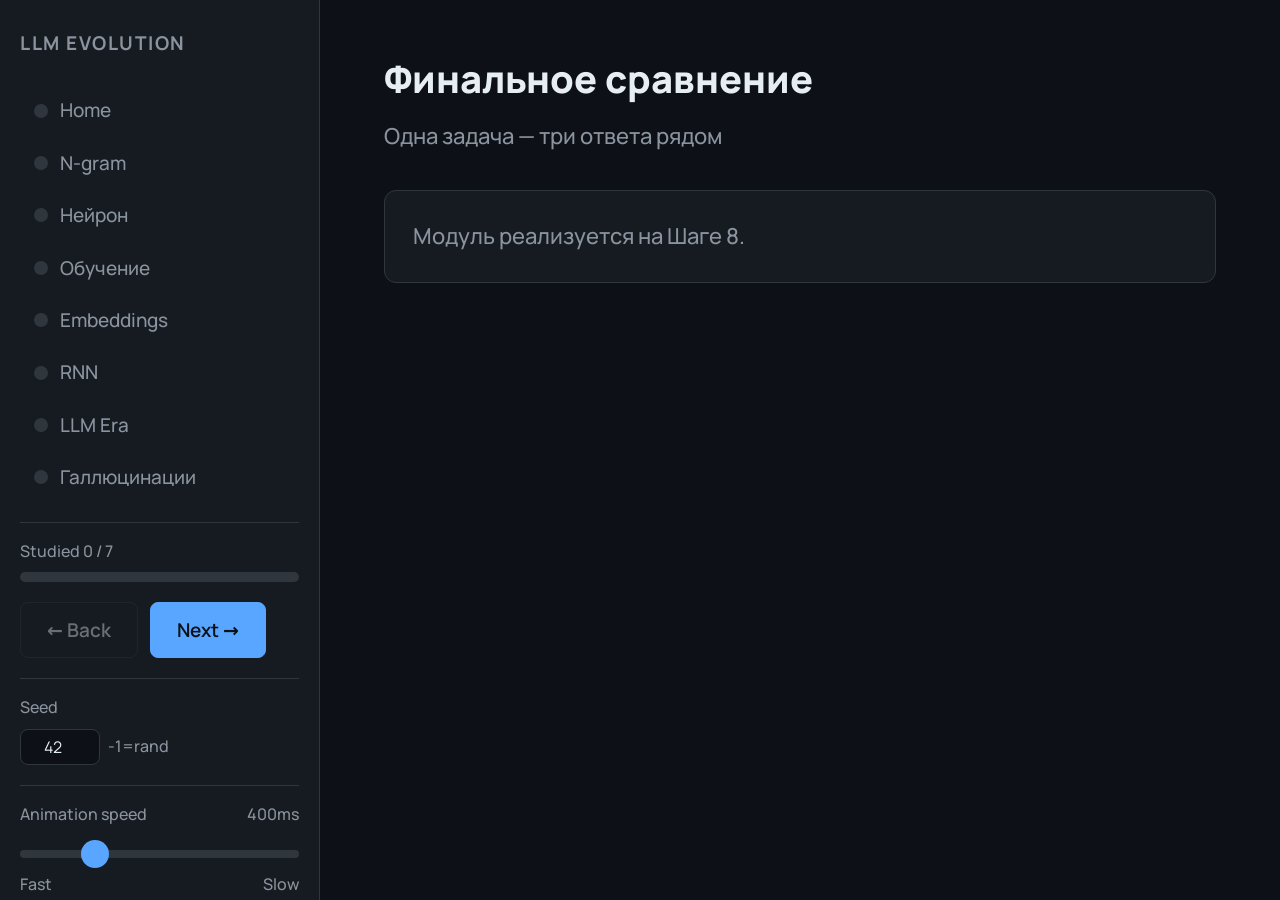
<file: templates/module-5-compare.html>
<!DOCTYPE html>
<html lang="ru">
<head>
  <meta charset="UTF-8">
  <title>Сравнение — LLM Evolution</title>
  <link rel="stylesheet" href="/static/style.css">
</head>
<body>
  <nav id="sidebar"></nav>
  <main id="main-content">
    <h1 class="section-title">Финальное сравнение</h1>
    <p class="section-sub">Одна задача — три ответа рядом</p>
    <div class="card">
      <p style="color:var(--text-muted)">Модуль реализуется на Шаге 8.</p>
    </div>
  </main>
  <script src="/static/nav.js"></script>
  <script src="/static/utils.js"></script>
  <script src="/static/tooltip.js"></script>
</body>
</html>
</file>
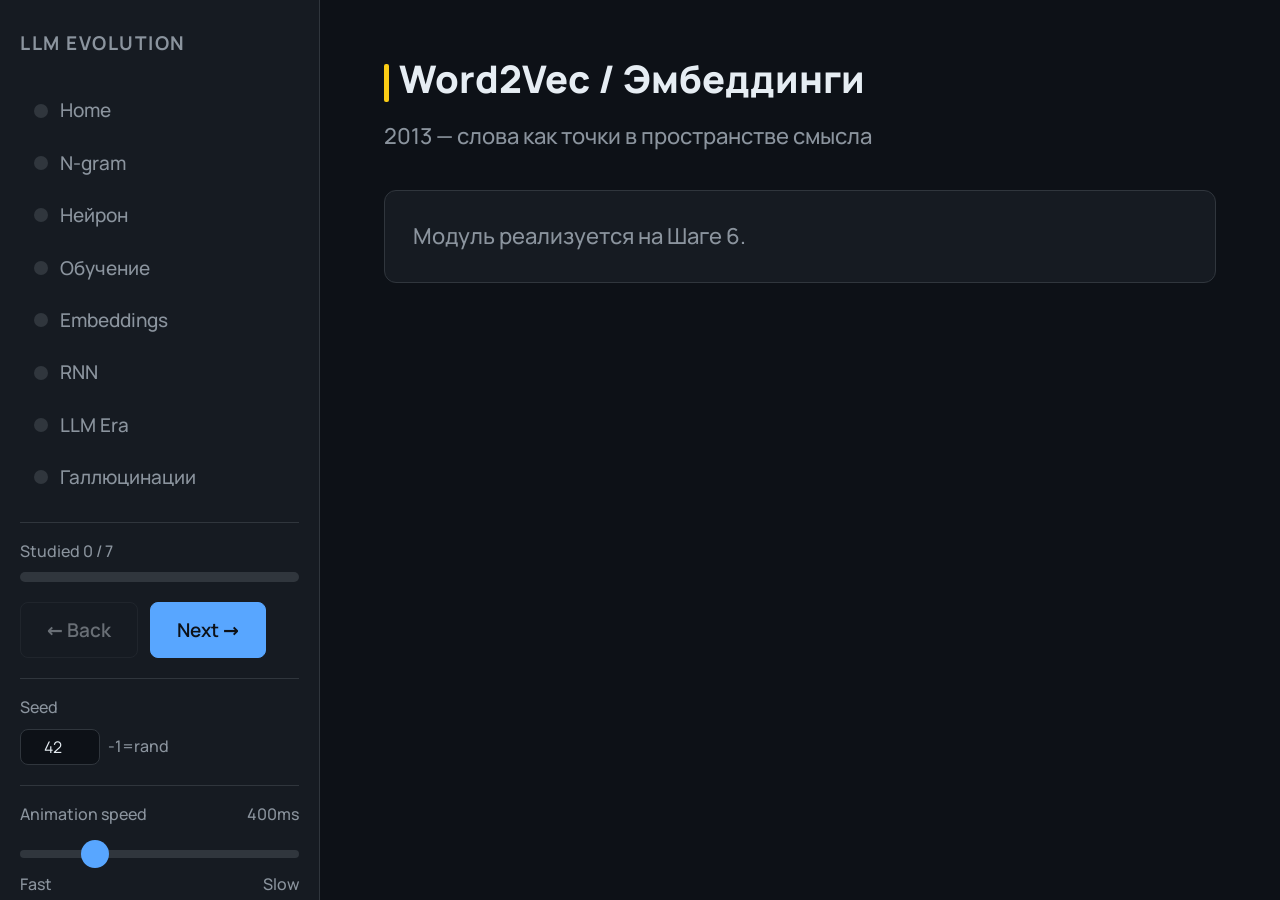
<file: research/templates/module-3-embeddings.html>
<!DOCTYPE html>
<html lang="ru">
<head>
  <meta charset="UTF-8">
  <title>Эмбеддинги — LLM Evolution</title>
  <link rel="stylesheet" href="/static/style.css">
</head>
<body>
  <nav id="sidebar"></nav>
  <main id="main-content">
    <h1 class="section-title">
      <span class="epoch-bar epoch-embeddings"></span>Word2Vec / Эмбеддинги
    </h1>
    <p class="section-sub">2013 — слова как точки в пространстве смысла</p>
    <div class="card">
      <p style="color:var(--text-muted)">Модуль реализуется на Шаге 6.</p>
    </div>
  </main>
  <script src="/static/nav.js"></script>
  <script src="/static/utils.js"></script>
  <script src="/static/tooltip.js"></script>
</body>
</html>
</file>
<file: static/style.css>
/* ============================================================
   LLM Evolution Explainer — Dark Theme
   Цветовое кодирование по эпохам:
   N-gram      = синий    (#4A9EFF)
   RNN/LSTM    = фиолетовый (#A855F7)
   Embeddings  = жёлтый   (#FACC15)
   LLM-эра     = красный  (#F87171)
   ============================================================ */

/* ---- Self-hosted Manrope variable font ---- */
@font-face {
  font-family: 'Manrope';
  src: url('/static/fonts/manrope-cyrillic-ext.woff2') format('woff2');
  font-weight: 200 800;
  font-display: swap;
  unicode-range: U+0460-052F, U+1C80-1C8A, U+20B4, U+2DE0-2DFF, U+A640-A69F, U+FE2E-FE2F;
}
@font-face {
  font-family: 'Manrope';
  src: url('/static/fonts/manrope-cyrillic.woff2') format('woff2');
  font-weight: 200 800;
  font-display: swap;
  unicode-range: U+0301, U+0400-045F, U+0490-0491, U+04B0-04B1, U+2116;
}
@font-face {
  font-family: 'Manrope';
  src: url('/static/fonts/manrope-latin-ext.woff2') format('woff2');
  font-weight: 200 800;
  font-display: swap;
  unicode-range: U+0100-02BA, U+02BD-02C5, U+02C7-02CC, U+02CE-02D7, U+02DD-02FF, U+0304, U+0308, U+0329, U+1D00-1DBF, U+1E00-1E9F, U+1EF2-1EFF, U+2020, U+20A0-20AB, U+20AD-20C0, U+2113, U+2C60-2C7F, U+A720-A7FF;
}
@font-face {
  font-family: 'Manrope';
  src: url('/static/fonts/manrope-latin.woff2') format('woff2');
  font-weight: 200 800;
  font-display: swap;
  unicode-range: U+0000-00FF, U+0131, U+0152-0153, U+02BB-02BC, U+02C6, U+02DA, U+02DC, U+0304, U+0308, U+0329, U+2000-206F, U+20AC, U+2122, U+2191, U+2193, U+2212, U+2215, U+FEFF, U+FFFD;
}

:root {
  --bg:          #0d1117;
  --bg-card:     #161b22;
  --bg-hover:    #21262d;
  --border:      #30363d;
  --text:        #e6edf3;
  --text-muted:  #8b949e;
  --accent:      #58a6ff;

  --epoch-ngram:       #4A9EFF;
  --epoch-neuron:      #34D399;
  --epoch-rnn:         #A855F7;
  --epoch-embeddings:  #FACC15;
  --epoch-llm:         #F87171;

  /* Typography */
  --font-body: 'Manrope', system-ui, sans-serif;
  --font-mono: 'Cascadia Code', 'Fira Code', 'JetBrains Mono', monospace;

  /* Font sizes — presentation-optimized (stream/projector) */
  --fs-xs:   16px;
  --fs-sm:   19px;
  --fs-base: 22px;
  --fs-md:   24px;
  --fs-lg:   28px;
  --fs-xl:   38px;

  /* Layout */
  --sidebar-width: 320px;
  --content-max-width: 1400px;
  --header-height: 56px;

  --radius:  8px;
  --radius-lg: 12px;
  --transition: 0.2s ease;
}

/* ---- Scrollbar ---- */
::-webkit-scrollbar { width: 10px; height: 10px; }
::-webkit-scrollbar-track { background: var(--bg); border-radius: 5px; }
::-webkit-scrollbar-thumb { background: var(--border); border-radius: 5px; }
::-webkit-scrollbar-thumb:hover { background: var(--text-muted); }

/* Firefox */
* {
  scrollbar-width: thin;
  scrollbar-color: var(--border) var(--bg);
}

/* ---- Reset ---- */
*, *::before, *::after { box-sizing: border-box; margin: 0; padding: 0; }
html, body { height: 100%; }

body {
  font-family: var(--font-body);
  background: var(--bg);
  color: var(--text);
  display: flex;
  font-size: var(--fs-base);
  font-weight: 500;
  line-height: 1.6;
}

/* ---- Utility classes ---- */
.text-xs   { font-size: var(--fs-xs); }
.text-sm   { font-size: var(--fs-sm); }
.text-base { font-size: var(--fs-base); }
.text-md   { font-size: var(--fs-md); }
.text-lg   { font-size: var(--fs-lg); }

/* ============================================================
   Layout
   ============================================================ */
#sidebar {
  width: var(--sidebar-width);
  min-height: 100vh;
  background: var(--bg-card);
  border-right: 1px solid var(--border);
  display: flex;
  flex-direction: column;
  padding: 28px 20px;
  position: fixed;
  top: 0; left: 0; bottom: 0;
  overflow: hidden;
  z-index: 100;
}

#main-content {
  margin-left: var(--sidebar-width);
  flex: 1;
  min-height: 100vh;
  padding: 48px 64px 80px;
  max-width: var(--content-max-width);
}

/* ============================================================
   Sidebar
   ============================================================ */
.sidebar-logo {
  font-size: var(--fs-sm);
  font-weight: 700;
  color: var(--text-muted);
  letter-spacing: 0.08em;
  text-transform: uppercase;
  margin-bottom: 28px;
}

.nav-list {
  list-style: none;
  flex: 1;
}

.nav-item {
  margin-bottom: 4px;
}

.nav-link {
  display: flex;
  align-items: center;
  gap: 12px;
  padding: 9px 14px;
  border-radius: var(--radius);
  text-decoration: none;
  color: var(--text-muted);
  font-size: var(--fs-sm);
  font-weight: 500;
  transition: background var(--transition), color var(--transition);
  cursor: pointer;
}

.nav-link:hover { background: var(--bg-hover); color: var(--text); }
.nav-link.active { background: var(--bg-hover); color: var(--text); }

.nav-dot {
  width: 14px; height: 14px;
  border-radius: 50%;
  background: var(--border);
  flex-shrink: 0;
  transition: background var(--transition);
}
.nav-dot.done    { background: #3fb950; }
.nav-dot.active  { background: var(--accent); }

/* Epoch colours for nav dots */
.nav-item[data-epoch="ngram"]      .nav-dot.active { background: var(--epoch-ngram); }
.nav-item[data-epoch="neuron"]     .nav-dot.active { background: var(--epoch-neuron); }
.nav-item[data-epoch="rnn"]        .nav-dot.active { background: var(--epoch-rnn); }
.nav-item[data-epoch="embeddings"] .nav-dot.active { background: var(--epoch-embeddings); }
.nav-item[data-epoch="llm"]        .nav-dot.active { background: var(--epoch-llm); }

.sidebar-progress {
  margin-top: 16px;
  padding-top: 16px;
  border-top: 1px solid var(--border);
}

.progress-label {
  font-size: var(--fs-xs);
  color: var(--text-muted);
  margin-bottom: 8px;
}

.progress-bar-wrap {
  background: var(--border);
  border-radius: 5px;
  height: 10px;
  overflow: hidden;
}

.progress-bar-fill {
  height: 100%;
  background: var(--accent);
  border-radius: 5px;
  transition: width 0.4s ease;
}

/* ---- Sidebar seed & speed sections ---- */
.sidebar-section {
  margin-top: 20px;
  padding-top: 16px;
  border-top: 1px solid var(--border);
}
.sidebar-section-label {
  font-size: var(--fs-xs);
  color: var(--text-muted);
  margin-bottom: 8px;
}
.sidebar-seed-row {
  display: flex;
  align-items: center;
  gap: 8px;
}
.sidebar-seed-input {
  width: 80px;
  background: var(--bg);
  border: 1px solid var(--border);
  border-radius: var(--radius);
  color: var(--text);
  padding: 6px 10px;
  font-size: var(--fs-xs);
  font-family: var(--font-body);
  outline: none;
  text-align: center;
  flex-shrink: 0;
}
.sidebar-seed-hint {
  font-size: var(--fs-xs);
  color: var(--text-muted);
}
.sidebar-speed-header {
  display: flex;
  justify-content: space-between;
  align-items: center;
  margin-bottom: 6px;
}
.sidebar-speed-value {
  font-size: var(--fs-xs);
  color: var(--text-muted);
}
.sidebar-speed-hints {
  display: flex;
  justify-content: space-between;
  font-size: var(--fs-xs);
  color: var(--text-muted);
  margin-top: 4px;
}

/* ============================================================
   Nav buttons (prev / next)
   ============================================================ */
.nav-buttons {
  display: flex;
  gap: 12px;
  margin-top: 20px;
}

.btn {
  display: inline-flex;
  align-items: center;
  gap: 8px;
  padding: 14px 26px;
  border-radius: var(--radius);
  border: 1px solid var(--border);
  background: var(--bg-card);
  color: var(--text);
  font-size: var(--fs-sm);
  font-family: var(--font-body);
  font-weight: 600;
  cursor: pointer;
  text-decoration: none;
  transition: background var(--transition), border-color var(--transition);
}
.btn:hover { background: var(--bg-hover); border-color: var(--accent); }
.btn:disabled { opacity: 0.4; cursor: not-allowed; }
.btn-primary {
  background: var(--accent);
  border-color: var(--accent);
  color: #0d1117;
  font-weight: 600;
}
.btn-primary:hover { background: #79c0ff; border-color: #79c0ff; }

/* ============================================================
   Cards & Sections
   ============================================================ */
.card {
  background: var(--bg-card);
  border: 1px solid var(--border);
  border-radius: var(--radius-lg);
  padding: 28px;
  margin-bottom: 28px;
}

.card-title {
  font-size: var(--fs-lg);
  font-weight: 700;
  margin-bottom: 14px;
}

.section-title {
  font-size: var(--fs-xl);
  font-weight: 800;
  margin-bottom: 10px;
}

.section-sub {
  font-size: var(--fs-base);
  color: var(--text-muted);
  margin-bottom: 36px;
}

/* Epoch accent bars */
.epoch-bar {
  display: inline-block;
  width: 5px;
  height: 1em;
  border-radius: 2px;
  margin-right: 10px;
  vertical-align: middle;
}
.epoch-ngram      { background: var(--epoch-ngram); }
.epoch-neuron     { background: var(--epoch-neuron); }
.epoch-rnn        { background: var(--epoch-rnn); }
.epoch-embeddings { background: var(--epoch-embeddings); }
.epoch-llm        { background: var(--epoch-llm); }

/* ============================================================
   Tooltip / Hint (? button)
   ============================================================ */
.term {
  position: relative;
  display: inline-flex;
  align-items: baseline;
  gap: 6px;
}

.hint-btn {
  display: inline-flex;
  align-items: center;
  justify-content: center;
  width: 28px; height: 28px;
  border-radius: 50%;
  background: transparent;
  border: 1px solid var(--text-muted);
  color: var(--text-muted);
  font-size: var(--fs-xs);
  font-weight: 700;
  cursor: pointer;
  line-height: 1;
  transition: border-color var(--transition), color var(--transition), background var(--transition);
  flex-shrink: 0;
}
.hint-btn:hover,
.hint-btn.open {
  border-color: var(--accent);
  color: var(--accent);
  background: rgba(88, 166, 255, 0.1);
}

.hint-text {
  display: none;
  position: absolute;
  bottom: calc(100% + 10px);
  left: 0;
  background: #1c2128;
  border: 1px solid var(--border);
  border-radius: var(--radius);
  padding: 14px 18px;
  font-size: var(--fs-sm);
  line-height: 1.5;
  color: var(--text);
  width: 360px;
  z-index: 200;
  box-shadow: 0 8px 24px rgba(0,0,0,0.4);
}
.hint-text.visible { display: block; }

/* ============================================================
   Sliders
   ============================================================ */
.slider-wrap {
  display: flex;
  align-items: center;
  gap: 14px;
  margin: 18px 0;
}

input[type="range"] {
  appearance: none;
  -webkit-appearance: none;
  flex: 1;
  height: 8px;
  border-radius: 4px;
  background: var(--border);
  outline: none;
}
input[type="range"]::-webkit-slider-thumb {
  -webkit-appearance: none;
  width: 28px; height: 28px;
  border-radius: 50%;
  background: var(--accent);
  cursor: pointer;
}

.slider-label {
  font-size: var(--fs-sm);
  color: var(--text-muted);
  min-width: 70px;
}

.slider-value {
  font-size: var(--fs-sm);
  font-weight: 600;
  min-width: 36px;
  text-align: right;
}

/* ============================================================
   Tables
   ============================================================ */
table {
  border-collapse: collapse;
  width: 100%;
  font-size: var(--fs-sm);
}
th {
  background: var(--bg-hover);
  color: var(--text-muted);
  font-weight: 600;
  text-align: left;
  padding: 12px 18px;
  border-bottom: 1px solid var(--border);
}
td {
  padding: 12px 18px;
  border-bottom: 1px solid var(--border);
}
tr:last-child td { border-bottom: none; }
tr:hover td { background: var(--bg-hover); }

/* ============================================================
   Code / Corpus display
   ============================================================ */
.corpus-block {
  background: #0d1117;
  border: 1px solid var(--border);
  border-radius: var(--radius);
  padding: 18px 24px;
  font-family: var(--font-mono);
  font-size: var(--fs-sm);
  line-height: 1.8;
  color: #a5d6ff;
}

.corpus-sentence {
  display: block;
  margin-bottom: 8px;
}
.corpus-sentence:last-child { margin-bottom: 0; }

/* ============================================================
   Animations (flow arrows, highlight)
   ============================================================ */
@keyframes fadeIn {
  from { opacity: 0; transform: translateY(6px); }
  to   { opacity: 1; transform: translateY(0); }
}

.animate-in {
  animation: fadeIn 0.3s ease forwards;
}

@keyframes pulse {
  0%, 100% { opacity: 1; }
  50%       { opacity: 0.4; }
}

.token-highlight {
  display: inline-block;
  background: rgba(88, 166, 255, 0.2);
  border-radius: 4px;
  padding: 2px 6px;
  color: var(--accent);
  animation: pulse 1s ease infinite;
}

/* ============================================================
   SVG diagrams
   ============================================================ */
.diagram-svg {
  display: block;
  width: 100%;
  max-width: 1100px;
  margin: 20px auto;
}

/* ============================================================
   Heatmap canvas
   ============================================================ */
canvas {
  display: block;
  border-radius: var(--radius);
  border: 1px solid var(--border);
}

/* ============================================================
   Result blocks
   ============================================================ */
.result-box {
  background: var(--bg);
  border: 1px solid var(--border);
  border-radius: var(--radius);
  padding: 16px 22px;
  font-size: var(--fs-base);
  min-height: 56px;
  line-height: 1.6;
}

.result-word {
  color: var(--accent);
  font-weight: 600;
}

/* ============================================================
   Problem / Info callout
   ============================================================ */
.callout {
  border-left: 4px solid var(--accent);
  background: rgba(88, 166, 255, 0.05);
  padding: 16px 22px;
  border-radius: 0 var(--radius) var(--radius) 0;
  font-size: var(--fs-sm);
  color: var(--text-muted);
  margin: 18px 0;
}
.callout.warn {
  border-color: var(--epoch-llm);
  background: rgba(248, 113, 113, 0.05);
}

/* ============================================================
   Timeline (index page)
   ============================================================ */
.timeline-track {
  position: relative;
  padding: 48px 0 72px;
  margin: 36px 0;
}

.timeline-line {
  position: absolute;
  top: 50%; left: 0; right: 0;
  height: 3px;
  background: var(--border);
  transform: translateY(-50%);
}

.timeline-events {
  display: flex;
  justify-content: space-between;
  position: relative;
}

.timeline-event {
  display: flex;
  flex-direction: column;
  align-items: center;
  gap: 10px;
  cursor: pointer;
}

.timeline-dot {
  width: 24px; height: 24px;
  border-radius: 50%;
  border: 3px solid var(--bg);
  transition: transform var(--transition), box-shadow var(--transition);
  z-index: 1;
}
.timeline-event:hover .timeline-dot {
  transform: scale(1.3);
  box-shadow: 0 0 0 5px rgba(255,255,255,0.1);
}

.timeline-year {
  font-size: var(--fs-xs);
  color: var(--text-muted);
  font-weight: 600;
  position: absolute;
  bottom: -28px;
  white-space: nowrap;
}

.timeline-label {
  font-size: var(--fs-sm);
  font-weight: 600;
  text-align: center;
  max-width: 140px;
  position: absolute;
  top: -40px;
  white-space: nowrap;
}

.timeline-popup {
  display: none;
  position: absolute;
  top: 68px;
  background: var(--bg-card);
  border: 1px solid var(--border);
  border-radius: var(--radius-lg);
  padding: 20px 24px;
  width: 280px;
  z-index: 300;
  box-shadow: 0 8px 32px rgba(0,0,0,0.5);
}
.timeline-popup.visible { display: block; animation: fadeIn 0.2s ease; }

/* ============================================================
   Module cards on index
   ============================================================ */
.module-grid {
  display: grid;
  grid-template-columns: repeat(auto-fill, minmax(380px, 1fr));
  gap: 20px;
  margin-top: 36px;
}

.module-card {
  background: var(--bg-card);
  border: 1px solid var(--border);
  border-radius: var(--radius-lg);
  padding: 24px;
  text-decoration: none;
  color: var(--text);
  transition: border-color var(--transition), background var(--transition);
  display: block;
}
.module-card:hover { border-color: var(--accent); background: var(--bg-hover); }

.module-card-epoch {
  font-size: var(--fs-xs);
  font-weight: 700;
  letter-spacing: 0.08em;
  text-transform: uppercase;
  margin-bottom: 10px;
}

.module-card-title {
  font-size: var(--fs-lg);
  font-weight: 700;
  margin-bottom: 8px;
}

.module-card-desc {
  font-size: var(--fs-sm);
  color: var(--text-muted);
}

.module-card-done {
  display: inline-block;
  width: 12px; height: 12px;
  border-radius: 50%;
  background: #3fb950;
  margin-left: 8px;
  vertical-align: middle;
}
</file>
